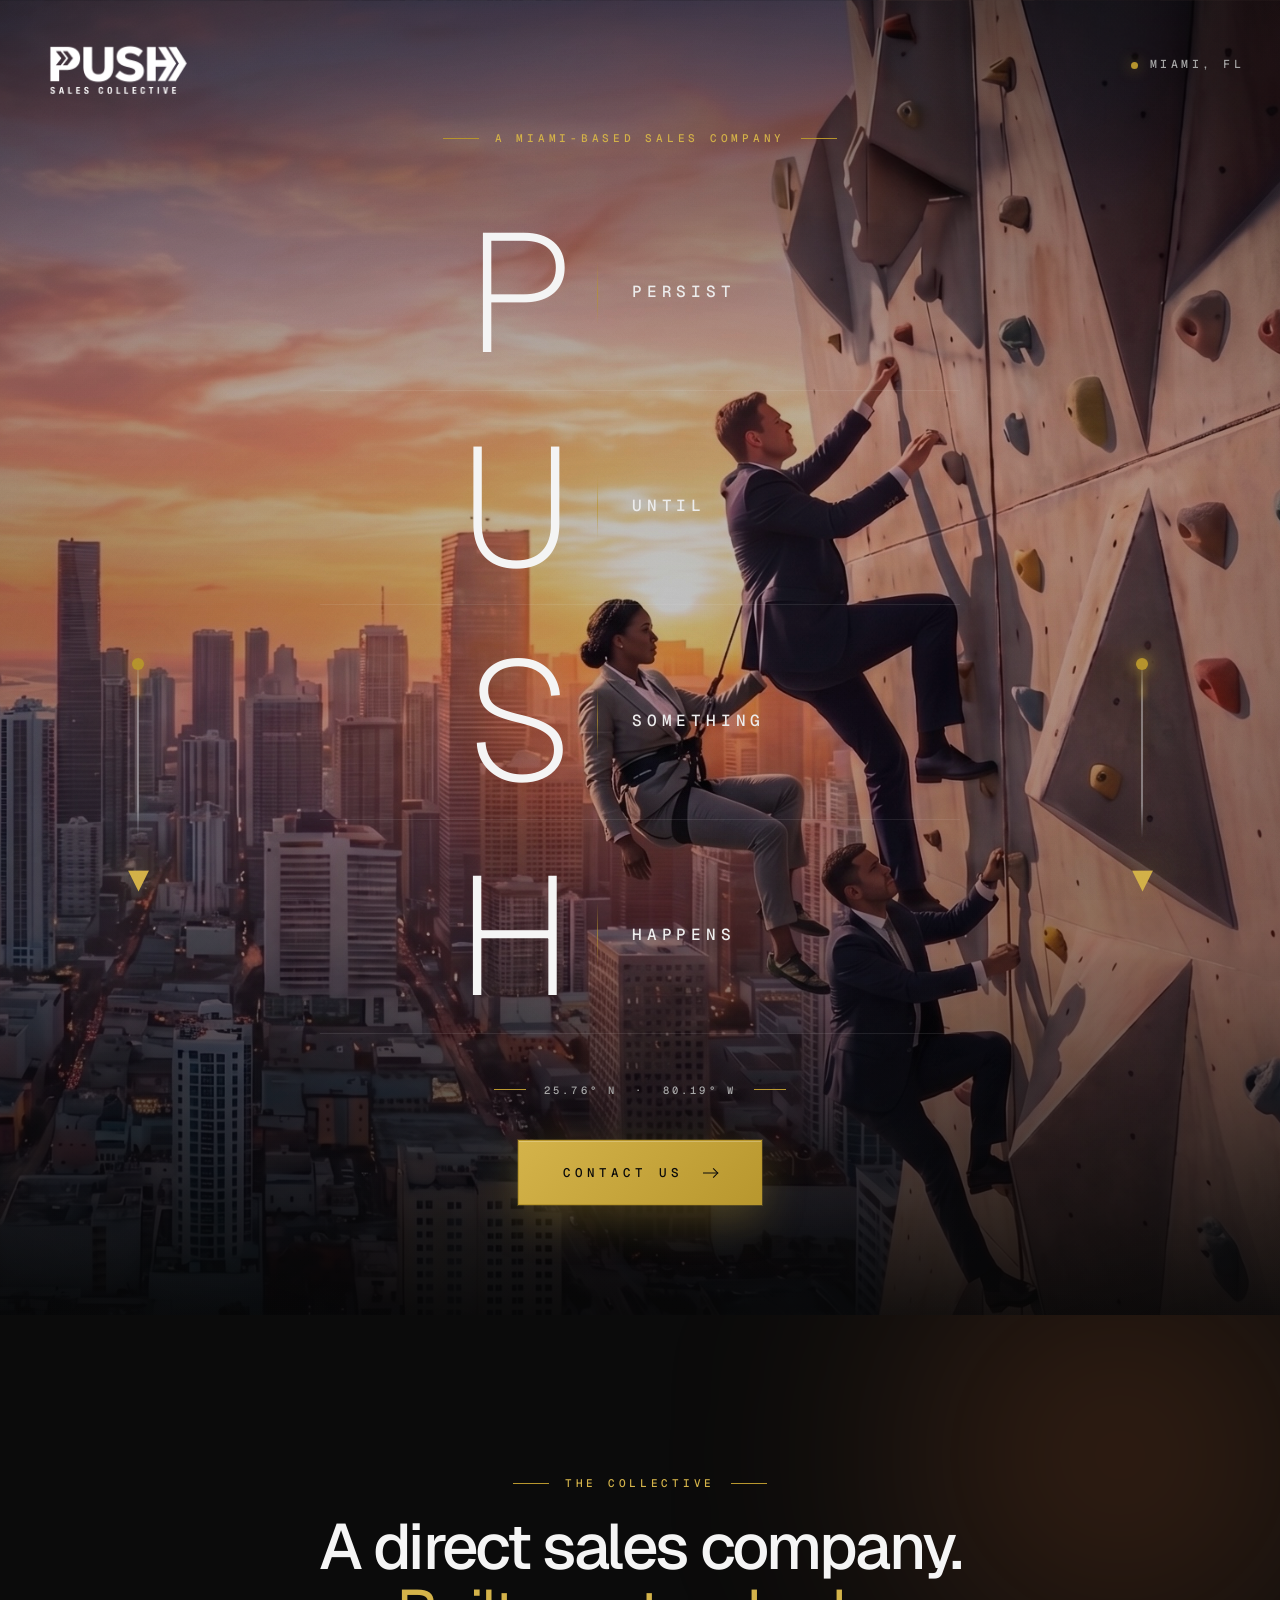
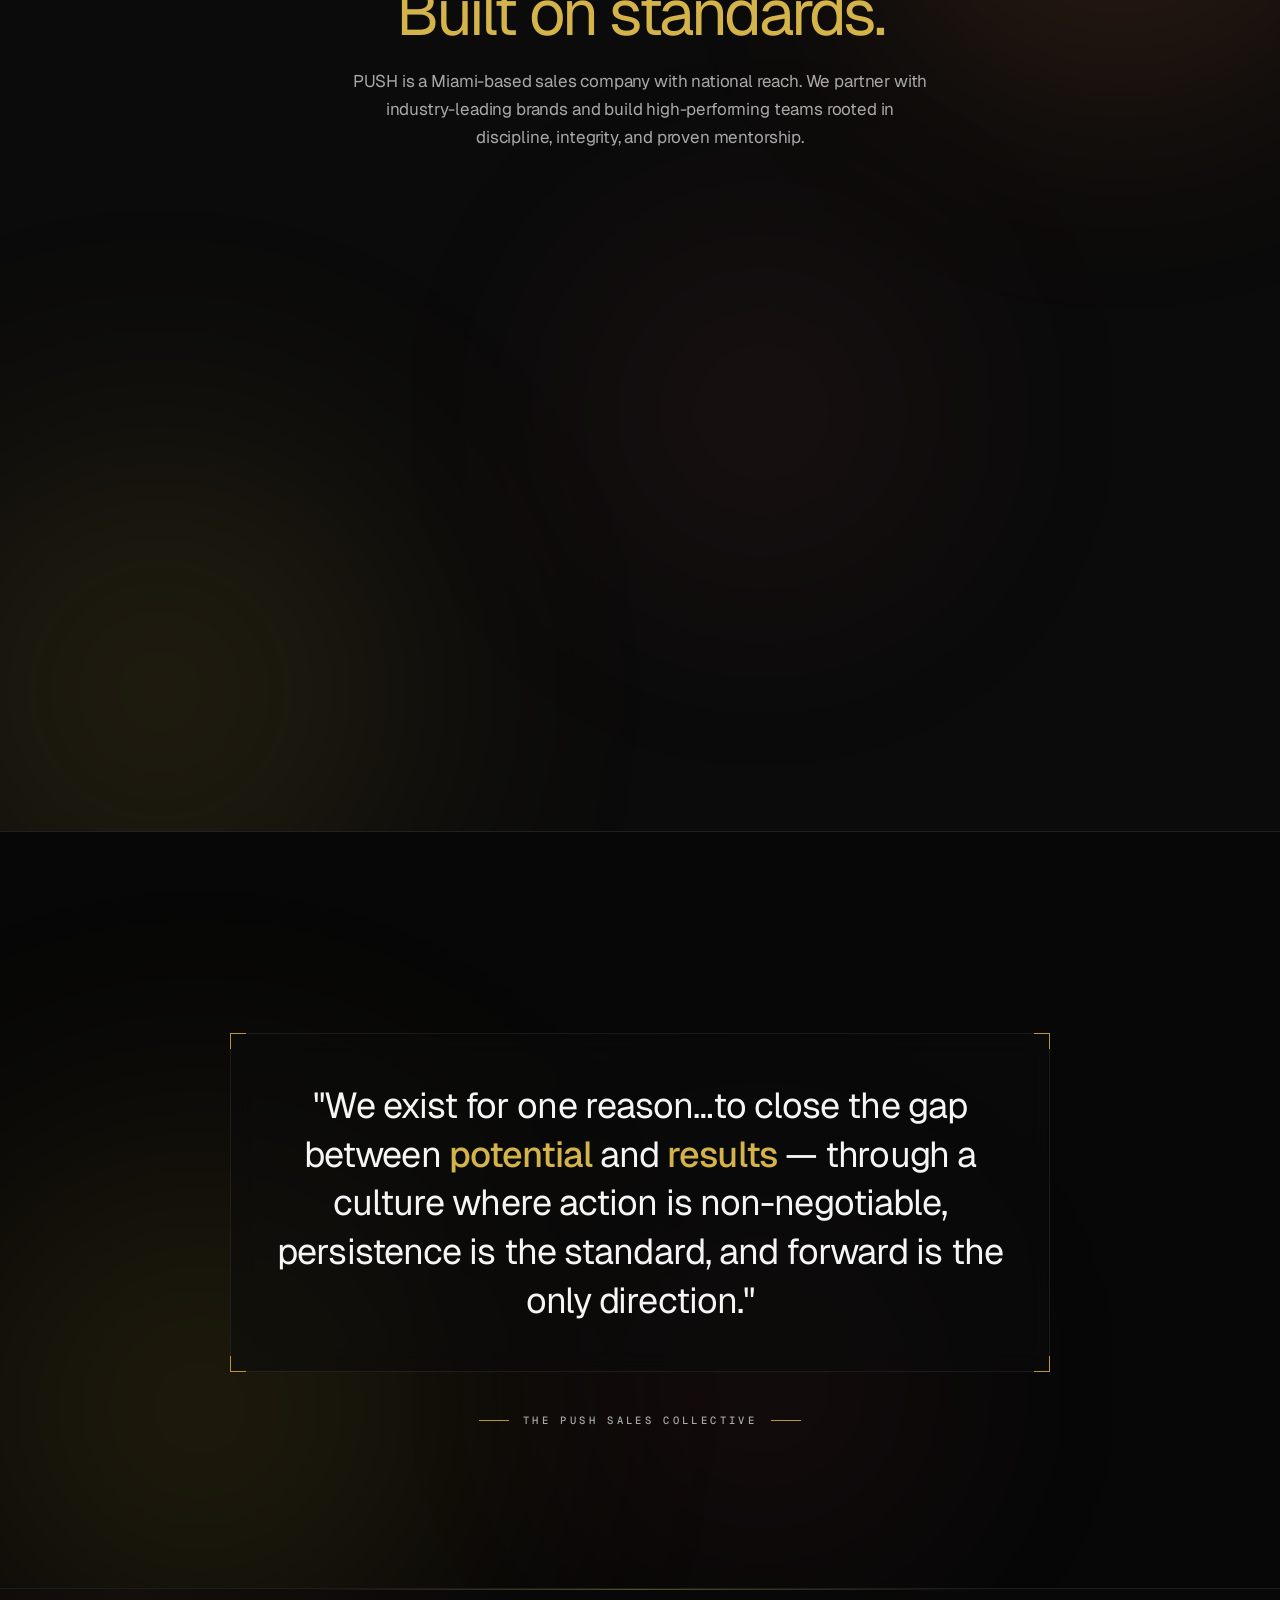
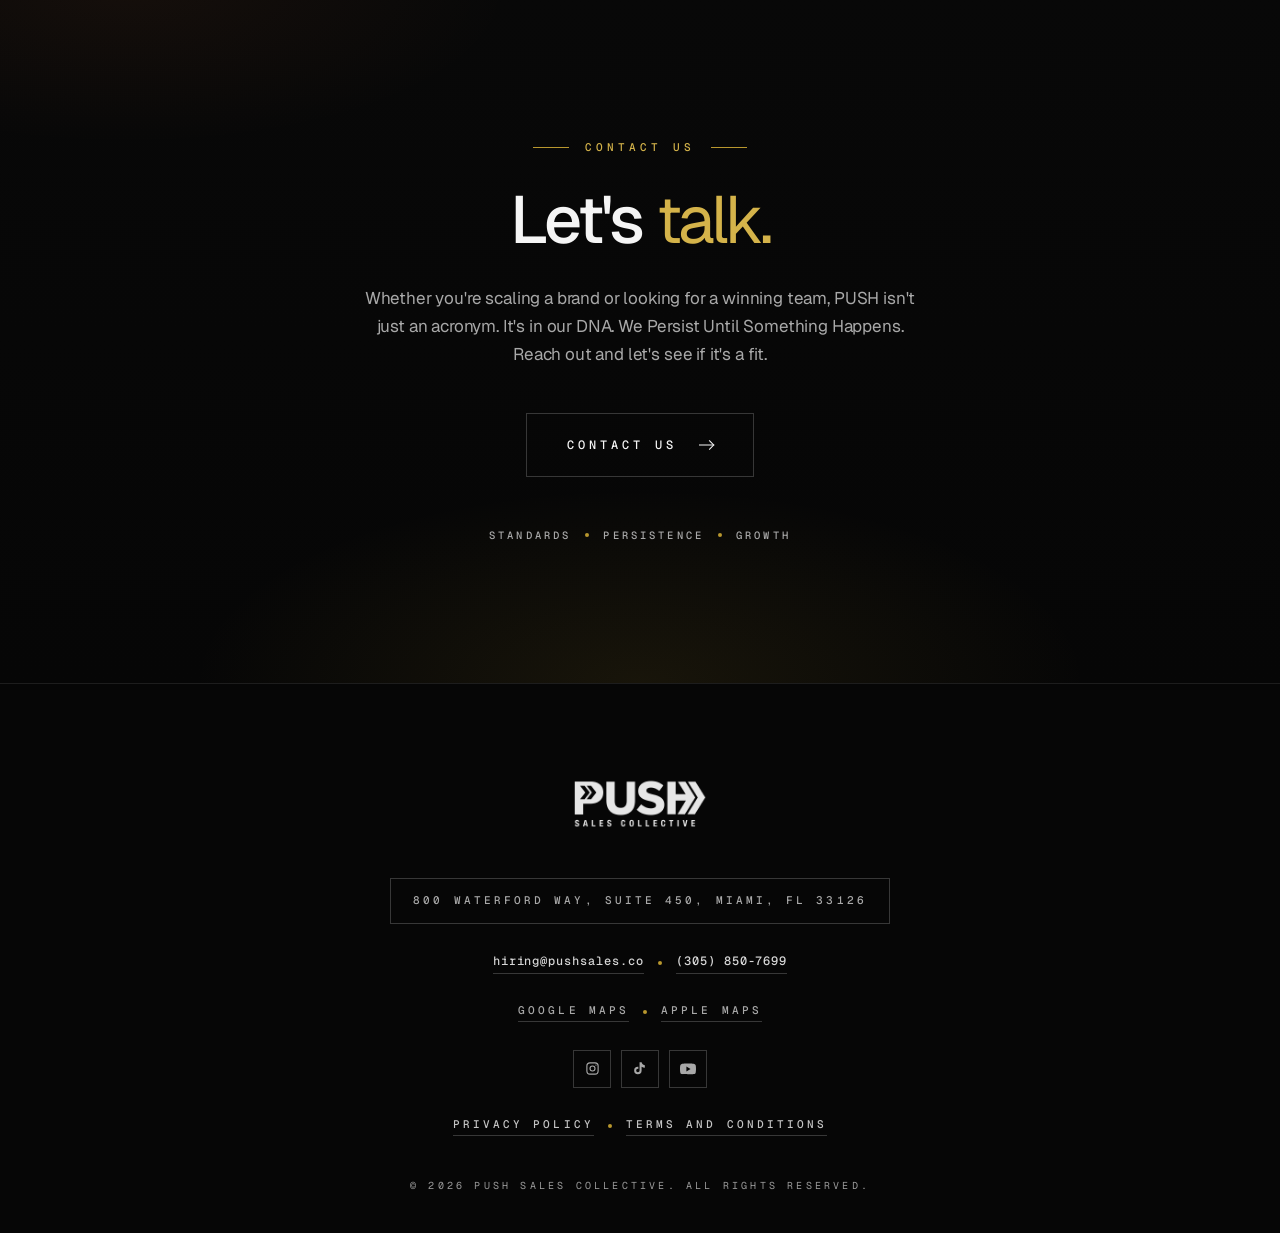
<file: index.html>
<!DOCTYPE html>
<html lang="en">
<head>
<meta charset="UTF-8" />
<meta name="viewport" content="width=device-width, initial-scale=1.0" />
<title>PUSH Sales Collective · Miami</title>
<meta name="description" content="PUSH Sales Collective. A Miami-based direct sales collective built on mentorship, discipline, and excellence. Persist until something happens." />
<link rel="icon" type="image/png" href="Assets/push-logo-square.png">
<link rel="apple-touch-icon" href="Assets/push-logo-square.png">
<meta property="og:type" content="website">
<meta property="og:url" content="https://pushsales.co/">
<meta property="og:title" content="PUSH Sales Collective">
<meta property="og:description" content="A Miami-based direct sales collective built on mentorship, discipline, and excellence.">
<meta property="og:image" content="https://pushsales.co/Assets/og-image.jpg?v=2">
<meta property="og:image:width" content="1200">
<meta property="og:image:height" content="630">
<meta name="twitter:card" content="summary_large_image">
<meta name="twitter:title" content="PUSH Sales Collective">
<meta name="twitter:description" content="A Miami-based direct sales collective built on mentorship, discipline, and excellence.">
<meta name="twitter:image" content="https://pushsales.co/Assets/og-image.jpg?v=2">

<link rel="preconnect" href="https://fonts.googleapis.com">
<link rel="preconnect" href="https://fonts.gstatic.com" crossorigin>
<link href="https://fonts.googleapis.com/css2?family=Geist:wght@300;400;500;600;700&family=Geist+Mono:wght@400;500&display=swap" rel="stylesheet">

<style>
  :root{
    --ink:#0b0b0b;
    --char:#141414;
    --panel:#111111;
    --panel-2:#0f0f0f;
    --line:rgba(229,229,229,.10);
    --line-2:rgba(229,229,229,.22);
    --plat:#ededed;
    --plat-2:#a8a8a8;
    --mute:#6e6e6e;
    --off:#f5f5f5;
    --gold:#b8972e;
    --gold-soft:#d4b34a;
    --sans: "Geist", -apple-system, BlinkMacSystemFont, "Helvetica Neue", Arial, sans-serif;
    --mono: "Geist Mono", ui-monospace, monospace;
    --maxw: 1160px;
    --ease: cubic-bezier(.2,.8,.2,1);
  }

  *{box-sizing:border-box;margin:0;padding:0;}
  html{scroll-behavior:smooth;-webkit-text-size-adjust:100%;}
  body{
    background:var(--ink);
    color:var(--plat);
    font-family:var(--sans);
    font-weight:400;
    line-height:1.55;
    letter-spacing:-.01em;
    overflow-x:hidden;
    -webkit-font-smoothing:antialiased;
    -moz-osx-font-smoothing:grayscale;
    text-rendering:optimizeLegibility;
  }
  ::selection{background:var(--gold);color:#000;}
  a{color:inherit;text-decoration:none;}
  button,input,select,textarea{font:inherit;color:inherit;}

  .wrap{max-width:var(--maxw); margin:0 auto; padding:0 36px;}
  @media (max-width:720px){.wrap{padding:0 22px;}}

  /* subtle grain */
  body::before{
    content:"";
    position:fixed; inset:0; pointer-events:none; z-index:200;
    opacity:.05; mix-blend-mode:overlay;
    background-image:url("data:image/svg+xml;utf8,<svg xmlns='http://www.w3.org/2000/svg' width='160' height='160'><filter id='n'><feTurbulence type='fractalNoise' baseFrequency='0.9' numOctaves='2' stitchTiles='stitch'/><feColorMatrix values='0 0 0 0 0 0 0 0 0 0 0 0 0 0 0 0 0 0 1 0'/></filter><rect width='100%' height='100%' filter='url(%23n)'/></svg>");
  }

  /* NAV */
  .nav{
    position:fixed; top:0; left:0; right:0; z-index:100;
    display:flex; align-items:center; justify-content:space-between;
    padding:18px 36px;
    background:rgba(11,11,11,0);
    transition:background .4s ease, border-color .4s ease, padding .4s ease;
    border-bottom:1px solid transparent;
    backdrop-filter:blur(0);
    -webkit-backdrop-filter:blur(0);
  }
  .nav.scrolled{
    background:rgba(11,11,11,.82);
    border-bottom-color:var(--line);
    backdrop-filter:blur(14px);
    -webkit-backdrop-filter:blur(14px);
    padding:14px 36px;
  }
  .nav-logo{
    display:flex; align-items:center; gap:14px;
  }
  .nav-logo img{
    height:92px; width:auto;
    filter:invert(1) brightness(1.1) contrast(1.05);
    transition:height .35s var(--ease);
  }
  .nav.scrolled .nav-logo img{height:74px;}
  .nav-right{
    display:flex; align-items:center; gap:28px;
    font-family:var(--mono);
    font-weight:500;
    font-size:11.5px;
    letter-spacing:.3em;
    text-transform:uppercase;
    color:var(--plat-2);
  }
  .nav-right .loc::before{
    content:""; width:7px;height:7px;border-radius:50%;background:var(--gold);
    display:inline-block; margin-right:12px; vertical-align:middle;
    box-shadow:0 0 14px rgba(184,151,46,.7);
    animation:pulse 2.4s ease-in-out infinite;
  }
  .nav-right .sep{
    width:1px; height:12px; background:var(--line-2);
  }
  .nav-right .tag{color:var(--gold-soft);}
  @keyframes pulse{
    0%,100%{box-shadow:0 0 10px rgba(184,151,46,.4);}
    50%{box-shadow:0 0 20px rgba(184,151,46,.9);}
  }
  @media (max-width:720px){
    .nav{padding:14px 22px;}
    .nav.scrolled{padding:12px 22px;}
    .nav-logo img{height:72px;}
    .nav.scrolled .nav-logo img{height:60px;}
    .nav-right{font-size:10px; gap:14px; letter-spacing:.22em;}
    .nav-right .sep{display:none;}
    .nav-right .tag{display:none;}
  }

  /* HERO */
  .hero{
    position:relative;
    min-height:100vh;
    min-height:100svh;
    display:flex; align-items:center; justify-content:center;
    overflow:hidden;
    background:#000;
  }
  .hero-img{
    position:absolute; inset:0;
    background-image:url("Assets/Gemini_Generated_Image_1ucu0s1ucu0s1ucu.jpg");
    background-size:cover;
    background-position:80% center;
    transform:scale(1.06);
    will-change:transform;
    animation:heroZoom 22s ease-out forwards;
  }
  @keyframes heroZoom{to{transform:scale(1);}}
  .hero-img::after{
    content:"";position:absolute;inset:0;
    background:
      radial-gradient(120% 80% at 50% 55%, rgba(6,6,6,.08) 0%, rgba(6,6,6,.32) 55%, rgba(6,6,6,.78) 100%),
      linear-gradient(180deg, rgba(6,6,6,.28) 0%, rgba(6,6,6,.06) 30%, rgba(6,6,6,.24) 72%, rgba(6,6,6,.90) 100%);
  }
  @media (max-width:720px){
    .hero-img{
      background-position:74% 55%;
      animation:heroZoomMobile 22s ease-out forwards;
    }
    @keyframes heroZoomMobile{from{transform:scale(1.12);} to{transform:scale(1.02);}}
    .hero-img::after{
      background:
        radial-gradient(140% 80% at 50% 50%, rgba(6,6,6,.18) 0%, rgba(6,6,6,.46) 55%, rgba(6,6,6,.86) 100%),
        linear-gradient(180deg, rgba(6,6,6,.38) 0%, rgba(6,6,6,.18) 35%, rgba(6,6,6,.44) 78%, rgba(6,6,6,.94) 100%);
    }
  }

  .hero-inner{
    position:relative; z-index:2;
    width:100%;
    max-width:980px;
    padding:130px 36px 110px;
    display:flex; flex-direction:column; align-items:center;
    gap:42px;
  }

  .eyebrow{
    font-family:var(--mono);
    font-size:11px;
    font-weight:500;
    letter-spacing:.34em;
    text-transform:uppercase;
    color:var(--gold-soft);
    display:inline-flex; align-items:center; gap:16px;
    opacity:0; transform:translateY(14px);
    animation:fadeUp .9s .1s var(--ease) forwards;
  }
  .eyebrow::before, .eyebrow::after{
    content:""; width:36px; height:1px; background:var(--gold);
    display:inline-block;
  }

  /* Vertical acronym */
  .acronym-vertical{
    position:relative;
    display:flex; flex-direction:column;
    width:100%;
    max-width:640px;
    gap:18px;
    margin:6px 0;
  }

  /* Mobile scroll cues flanking the acronym */
  .acr-cue{
    display:none;
    position:absolute;
    top:50%;
    transform:translateY(-50%);
    height:68%;
    width:16px;
    flex-direction:column; align-items:center;
    z-index:3;
    opacity:0;
    animation:fadeUp 1.2s 3.2s var(--ease) forwards;
    pointer-events:none;
  }
  .acr-cue.left{right:calc(100% + 14px);}
  .acr-cue.right{left:calc(100% + 14px);}
  .acr-cue .track{
    position:relative;
    width:2px;
    flex:1;
    background:linear-gradient(to bottom,
      transparent 0%,
      rgba(229,229,229,.45) 18%,
      rgba(229,229,229,.45) 82%,
      transparent 100%);
  }
  .acr-cue .track::before{
    content:"";
    position:absolute;
    top:0; left:-4px;
    width:10px; height:10px;
    border-radius:50%;
    background:var(--gold);
    box-shadow:
      0 0 12px rgba(184,151,46,1),
      0 0 24px rgba(184,151,46,.75),
      0 0 48px rgba(184,151,46,.35);
    animation:edgeTravel 2.6s cubic-bezier(.55,.05,.25,1) infinite;
  }
  .acr-cue .track::after{
    content:"";
    position:absolute;
    top:0; left:-1px;
    width:4px; height:32px;
    background:linear-gradient(to top, rgba(184,151,46,.55), transparent);
    filter:blur(3px);
    animation:edgeTravel 2.6s cubic-bezier(.55,.05,.25,1) infinite;
  }
  .acr-cue .chev{
    margin-top:10px;
    color:var(--gold-soft);
    font-size:28px;
    line-height:1;
    animation:chevBob 2.4s ease-in-out infinite;
    filter:drop-shadow(0 0 14px rgba(184,151,46,.85));
  }
  .acr-row{
    display:grid;
    grid-template-columns:1fr auto 1.35fr;
    align-items:center;
    gap:34px;
    padding:22px 0;
    border-bottom:1px solid rgba(229,229,229,.10);
  }
  .acr-row:last-child{border-bottom:none;}

  .acr-letter{
    position:relative;
    font-weight:200;
    font-size:clamp(96px, 14vw, 168px);
    line-height:.9;
    color:var(--off);
    letter-spacing:-.06em;
    text-align:right;
    clip-path:inset(-15% -15% 100% -15%);
    opacity:0;
    transition:color .5s ease;
  }
  .acr-row.in .acr-letter{
    animation:letterUnveil 1.15s var(--ease) forwards;
  }
  @keyframes letterUnveil{
    0%{clip-path:inset(-15% -15% 100% -15%); opacity:0;}
    30%{opacity:1;}
    100%{clip-path:inset(-15% -15% -15% -15%); opacity:1;}
  }

  .acr-divider{
    width:1px;
    height:64px;
    background:linear-gradient(to bottom, transparent, var(--gold) 50%, transparent);
    opacity:0;
    transition:opacity .6s ease;
  }
  .acr-row.in .acr-divider{opacity:.7; transition-delay:.5s;}

  .acr-word{
    font-family:var(--mono);
    font-weight:500;
    font-size:clamp(13px, 1.25vw, 16px);
    letter-spacing:.3em;
    text-transform:uppercase;
    color:var(--plat);
    opacity:0;
    transform:translateX(-10px);
    transition:opacity .7s var(--ease), transform .7s var(--ease);
  }
  .acr-row.in .acr-word{
    opacity:1;
    transform:none;
    transition-delay:.55s;
  }

  .acr-row:nth-child(1).in .acr-letter{animation-delay:0s;}
  .acr-row:nth-child(2).in .acr-letter{animation-delay:.65s;}
  .acr-row:nth-child(3).in .acr-letter{animation-delay:1.3s;}
  .acr-row:nth-child(4).in .acr-letter{animation-delay:1.95s;}

  .acr-row:nth-child(1).in .acr-divider,
  .acr-row:nth-child(1).in .acr-word{transition-delay:.55s;}
  .acr-row:nth-child(2).in .acr-divider,
  .acr-row:nth-child(2).in .acr-word{transition-delay:1.2s;}
  .acr-row:nth-child(3).in .acr-divider,
  .acr-row:nth-child(3).in .acr-word{transition-delay:1.85s;}
  .acr-row:nth-child(4).in .acr-divider,
  .acr-row:nth-child(4).in .acr-word{transition-delay:2.5s;}

  .hero-foot{
    display:flex; align-items:center; gap:18px;
    font-family:var(--mono);
    font-size:10.5px;
    font-weight:500;
    letter-spacing:.3em;
    text-transform:uppercase;
    color:var(--plat-2);
    opacity:0;
    animation:fadeUp 1s 3.1s var(--ease) forwards;
  }
  .hero-foot .fline{width:32px; height:1px; background:var(--gold);}

  @media (max-width:720px){
    .hero-inner{padding:120px 22px 90px; gap:30px;}
    .acronym-vertical{max-width:260px; gap:10px;}
    .acr-row{gap:20px; padding:14px 0; grid-template-columns:auto auto 1fr;}
    .acr-letter{text-align:center; width:1em;}
    .acr-divider{height:46px;}
    .acr-cue{
      width:14px;
      top:14%;
      transform:none;
      height:54%;
    }
    .acr-cue.left{right:calc(100% + 10px);}
    .acr-cue.right{left:calc(100% + 10px);}
    .acr-cue .chev{font-size:24px;}
    .eyebrow{
      font-size:9.5px;
      letter-spacing:.24em;
      gap:10px;
      flex-wrap:nowrap;
      white-space:nowrap;
      justify-content:center;
      text-align:center;
    }
    .eyebrow::before, .eyebrow::after{width:18px; flex-shrink:0;}
    .hero-foot{font-size:9px; letter-spacing:.24em; gap:12px;}
    .hero-foot .fline{width:22px;}
  }

  @keyframes fadeUp{
    from{opacity:0;transform:translateY(20px);}
    to{opacity:1;transform:none;}
  }

  /* Hero scroll cues — inset from edge, prominent */
  .edge-cue{
    position:absolute;
    top:50%;
    transform:translateY(-25%);
    width:20px;
    height:240px;
    z-index:3;
    opacity:0;
    display:flex; flex-direction:column; align-items:center;
    animation:fadeUp 1.2s 3.4s var(--ease) forwards;
    pointer-events:none;
  }
  .edge-cue.left{left:clamp(40px, 10%, 220px);}
  .edge-cue.right{right:clamp(40px, 10%, 220px);}
  .edge-cue .track{
    position:relative;
    width:2px;
    flex:1;
    background:linear-gradient(to bottom,
      transparent 0%,
      rgba(229,229,229,.45) 18%,
      rgba(229,229,229,.45) 82%,
      transparent 100%);
    box-shadow:0 0 8px rgba(184,151,46,.15);
  }
  .edge-cue .track::before{
    content:"";
    position:absolute;
    top:0; left:-5px;
    width:12px; height:12px;
    border-radius:50%;
    background:var(--gold);
    box-shadow:
      0 0 14px rgba(184,151,46,1),
      0 0 32px rgba(184,151,46,.85),
      0 0 64px rgba(184,151,46,.45);
    animation:edgeTravel 2.6s cubic-bezier(.55,.05,.25,1) infinite;
  }
  .edge-cue .track::after{
    content:"";
    position:absolute;
    top:0; left:-1.5px;
    width:5px; height:40px;
    background:linear-gradient(to top, rgba(184,151,46,.55), transparent);
    filter:blur(3px);
    animation:edgeTravel 2.6s cubic-bezier(.55,.05,.25,1) infinite;
  }
  @keyframes edgeTravel{
    0%{top:0; opacity:0;}
    10%{opacity:1;}
    85%{opacity:1;}
    100%{top:calc(100% - 4px); opacity:0;}
  }
  .edge-cue .chev{
    margin-top:18px;
    color:var(--gold-soft);
    font-size:42px;
    line-height:1;
    animation:chevBob 2.4s ease-in-out infinite;
    filter:drop-shadow(0 0 18px rgba(184,151,46,.9));
  }
  @keyframes chevBob{
    0%,100%{transform:translateY(0); opacity:.85;}
    50%{transform:translateY(10px); opacity:1;}
  }

  @media (max-width:820px){
    .edge-cue{display:none;}
    .acr-cue{display:flex;}
  }

  /* SECTION BASE */
  section{position:relative;}
  .section-head{
    text-align:center;
    display:flex; flex-direction:column; align-items:center; gap:22px;
    max-width:760px;
    margin:0 auto;
  }
  .section-head h2{
    font-weight:500;
    font-size:clamp(38px, 5vw, 64px);
    line-height:1.02;
    letter-spacing:-.045em;
    color:var(--off);
  }
  .section-head h2 .accent{color:var(--gold-soft); font-weight:400;}
  .section-head p{
    font-size:17px;
    color:var(--plat-2);
    max-width:580px;
    line-height:1.65;
  }

  /* Ambient glow atmosphere */
  .atmos{
    position:absolute; inset:0;
    overflow:hidden;
    pointer-events:none;
    z-index:0;
  }
  .atmos .orb{
    position:absolute;
    border-radius:50%;
    filter:blur(120px);
    opacity:.5;
    will-change:transform;
  }
  .atmos .orb.sunset{
    width:640px; height:640px;
    background:radial-gradient(circle, rgba(233,121,58,.55), transparent 68%);
    top:-180px; right:-160px;
    animation:drift1 22s ease-in-out infinite alternate;
  }
  .atmos .orb.gold{
    width:720px; height:720px;
    background:radial-gradient(circle, rgba(184,151,46,.38), transparent 70%);
    bottom:-220px; left:-200px;
    animation:drift2 26s ease-in-out infinite alternate;
  }
  .atmos .orb.coral{
    width:500px; height:500px;
    background:radial-gradient(circle, rgba(255,110,120,.22), transparent 70%);
    top:40%; left:40%;
    animation:drift3 30s ease-in-out infinite alternate;
  }
  @keyframes drift1{from{transform:translate(0,0);} to{transform:translate(-80px, 120px);}}
  @keyframes drift2{from{transform:translate(0,0);} to{transform:translate(120px, -90px);}}
  @keyframes drift3{from{transform:translate(-40px,-30px);} to{transform:translate(80px, 60px);}}

  /* ABOUT / THE COLLECTIVE */
  .about{
    padding:160px 0 140px;
    border-bottom:1px solid var(--line);
    position:relative;
    overflow:hidden;
  }
  .about .wrap{position:relative; z-index:2;}
  .tenets{
    display:grid;
    grid-template-columns:repeat(3, 1fr);
    gap:24px;
    margin-top:100px;
    position:relative;
  }
  .tenet{
    position:relative;
    background:linear-gradient(180deg, #111111 0%, #0c0c0c 100%);
    border:1px solid var(--line);
    padding:42px 32px 36px;
    display:flex; flex-direction:column;
    min-height:440px;
    transition:border-color 1s ease, transform 1.1s var(--ease), background 1s ease;
    overflow:hidden;
    isolation:isolate;
  }
  .tenet .bg-num{
    position:absolute;
    right:-24px; bottom:-60px;
    font-family:var(--sans);
    font-weight:200;
    font-size:280px;
    line-height:1;
    color:var(--off);
    opacity:.03;
    letter-spacing:-.06em;
    pointer-events:none;
    transition:opacity 1.2s ease, transform 1.4s var(--ease), color 1s ease;
    z-index:0;
  }
  .tenet:hover .bg-num{
    opacity:.08;
    color:var(--gold-soft);
    transform:translateY(-8px) rotate(-2deg);
  }
  .tenet .bracket{
    position:absolute; top:-1px; right:-1px;
    width:22px; height:22px;
    border-top:1px solid var(--gold);
    border-right:1px solid var(--gold);
    transition:width 1s var(--ease), height 1s var(--ease);
  }
  .tenet:hover .bracket{width:44px; height:44px;}
  .tenet::after{
    content:""; position:absolute; top:0; left:32px;
    width:1px; height:0;
    background:linear-gradient(to bottom, var(--gold), transparent);
    transition:height 1.2s var(--ease);
  }
  .tenet:hover::after{height:120px;}
  .tenet:hover{
    border-color:rgba(184,151,46,.4);
    transform:translateY(-6px);
    background:linear-gradient(180deg, #141414 0%, #0e0e0e 100%);
  }

  .tenet-top{
    display:flex; align-items:center; justify-content:space-between;
    margin-bottom:48px;
    position:relative; z-index:1;
  }
  .tenet-top .idx{
    font-family:var(--mono);
    font-size:10.5px;
    font-weight:500;
    letter-spacing:.32em;
    color:var(--gold-soft);
    text-transform:uppercase;
  }
  .tenet-top .tag{
    font-family:var(--mono);
    font-size:10px;
    font-weight:500;
    letter-spacing:.28em;
    color:var(--plat-2);
    text-transform:uppercase;
    padding:6px 12px;
    border:1px solid var(--line-2);
  }

  .tenet h3{
    position:relative; z-index:1;
    font-weight:500;
    font-size:28px;
    letter-spacing:-.028em;
    color:var(--off);
    line-height:1.12;
    margin-bottom:20px;
    max-width:14ch;
  }
  .tenet h3 .accent{color:var(--gold-soft); font-weight:400;}
  .tenet p{
    position:relative; z-index:1;
    font-size:15px;
    line-height:1.7;
    color:var(--plat-2);
    letter-spacing:-.003em;
  }
  .tenet-foot{
    margin-top:auto;
    padding-top:28px;
    display:flex; align-items:center; gap:14px;
    position:relative; z-index:1;
  }
  .tenet-foot .fline{flex:1; height:1px; background:var(--line);}
  .tenet-foot .fmeta{
    font-family:var(--mono);
    font-size:10px;
    font-weight:500;
    letter-spacing:.3em;
    color:var(--plat-2);
    text-transform:uppercase;
  }
  .tenet:hover .tenet-foot .fline{background:linear-gradient(to right, var(--gold), transparent);}

  @media (max-width:820px){
    .about{padding:100px 0 90px;}
    .tenets{grid-template-columns:1fr; gap:16px; margin-top:60px;}
    .tenet{padding:32px 26px; min-height:auto;}
    .tenet .bg-num{font-size:200px; right:-16px; bottom:-40px;}
    .tenet h3{font-size:24px;}
  }

  /* STANDARDS STRIP — numeric callouts */
  .standards{
    padding:100px 0;
    border-bottom:1px solid var(--line);
    background:
      linear-gradient(180deg, #0a0a0a 0%, #080808 100%);
    position:relative;
    overflow:hidden;
  }
  .standards::before{
    content:""; position:absolute; inset:0;
    background:
      radial-gradient(60% 40% at 50% 0%, rgba(184,151,46,.10), transparent 60%),
      radial-gradient(50% 30% at 0% 100%, rgba(233,121,58,.07), transparent 70%);
    pointer-events:none;
  }
  .standards .wrap{position:relative; z-index:1;}
  .stand-lead{
    display:flex; align-items:center; gap:18px;
    margin-bottom:54px;
    font-family:var(--mono);
    font-size:11px;
    font-weight:500;
    letter-spacing:.3em;
    text-transform:uppercase;
    color:var(--gold-soft);
  }
  .stand-lead .sl-line{flex:1; height:1px; background:linear-gradient(to right, var(--gold), transparent);}
  .stand-lead .sl-tag{color:var(--plat-2);}

  .stand-grid{
    display:grid;
    grid-template-columns:repeat(4, 1fr);
    gap:0;
    border:1px solid var(--line);
    border-left:none;
    border-right:none;
  }
  .stand-cell{
    padding:44px 28px 40px;
    display:flex; flex-direction:column; gap:14px;
    border-right:1px solid var(--line);
    position:relative;
    transition:background .6s var(--ease);
  }
  .stand-cell:last-child{border-right:none;}
  .stand-cell:hover{background:rgba(184,151,46,.04);}
  .stand-cell::before{
    content:""; position:absolute;
    top:0; left:0; width:0; height:1px;
    background:var(--gold);
    transition:width .8s var(--ease);
  }
  .stand-cell:hover::before{width:100%;}

  .stand-cell .sc-label{
    font-family:var(--mono);
    font-size:10px;
    font-weight:500;
    letter-spacing:.3em;
    text-transform:uppercase;
    color:var(--plat-2);
  }
  .stand-cell .sc-num{
    font-weight:200;
    font-size:clamp(48px, 6.5vw, 80px);
    line-height:1;
    letter-spacing:-.05em;
    color:var(--off);
    display:flex; align-items:baseline; gap:6px;
  }
  .stand-cell .sc-num .unit{
    font-size:.38em;
    font-family:var(--mono);
    font-weight:500;
    letter-spacing:.1em;
    color:var(--gold-soft);
  }
  .stand-cell .sc-sub{
    font-size:13.5px;
    line-height:1.55;
    color:var(--plat);
    letter-spacing:-.005em;
    max-width:22ch;
  }
  .stand-cell .sc-icon{
    position:absolute;
    top:32px; right:24px;
    width:18px; height:18px;
    color:var(--gold-soft);
    opacity:.55;
  }

  @media (max-width:820px){
    .standards{padding:70px 0 60px;}
    .stand-lead{
      flex-direction:column;
      align-items:center;
      gap:14px;
      text-align:center;
      margin-bottom:44px;
    }
    .stand-lead .sl-line{display:none;}
    .stand-lead .sl-head{
      font-size:clamp(28px, 7vw, 38px);
      font-family:var(--sans);
      font-weight:500;
      letter-spacing:-.035em;
      text-transform:none;
      color:var(--off);
      line-height:1.05;
    }
    .stand-lead .sl-tag{
      font-size:10.5px;
      letter-spacing:.3em;
    }
    .stand-grid{grid-template-columns:repeat(2, 1fr);}
    .stand-cell{padding:32px 22px 28px; border-bottom:1px solid var(--line);}
    .stand-cell:nth-child(2){border-right:none;}
    .stand-cell:nth-child(3),
    .stand-cell:nth-child(4){border-bottom:none;}
  }
  @media (max-width:520px){
    .stand-grid{grid-template-columns:1fr;}
    .stand-cell{border-right:none;}
    .stand-cell:nth-child(3){border-bottom:1px solid var(--line);}
  }

  /* CORE VALUES */
  .values{
    padding:160px 0 150px;
    position:relative;
    overflow:hidden;
    border-bottom:1px solid var(--line);
    background:linear-gradient(180deg, #0b0b0b 0%, #0a0a0a 100%);
  }
  .values::before{
    content:""; position:absolute;
    top:0; left:50%; transform:translateX(-50%);
    width:80%; max-width:700px; height:1px;
    background:linear-gradient(to right, transparent, var(--gold-soft) 50%, transparent);
    opacity:.5;
  }
  .values .wrap{position:relative; z-index:2;}

  .val-grid{
    display:grid;
    grid-template-columns:repeat(3, 1fr);
    gap:20px;
    margin-top:90px;
  }
  .val-card{
    position:relative;
    background:linear-gradient(180deg, #111111 0%, #0c0c0c 100%);
    border:1px solid var(--line);
    padding:40px 32px 36px;
    display:flex; flex-direction:column; gap:20px;
    min-height:340px;
    transition:border-color .7s ease, transform .9s var(--ease), background .7s ease;
    overflow:hidden;
    isolation:isolate;
  }
  .val-card::before{
    content:""; position:absolute; left:0; top:0;
    width:2px; height:0;
    background:linear-gradient(to bottom, var(--gold), var(--gold-soft));
    transition:height 1s var(--ease);
  }
  .val-card:hover::before{height:100%;}
  .val-card::after{
    content:""; position:absolute;
    top:-40px; right:-40px;
    width:140px; height:140px;
    background:radial-gradient(circle, rgba(184,151,46,.14), transparent 70%);
    opacity:0;
    transition:opacity .8s ease;
    pointer-events:none;
  }
  .val-card:hover::after{opacity:1;}
  .val-card:hover{
    border-color:rgba(184,151,46,.35);
    transform:translateY(-5px);
    background:linear-gradient(180deg, #141414 0%, #0e0e0e 100%);
  }

  .val-head{
    display:flex; align-items:center; justify-content:space-between;
    padding-bottom:18px;
    border-bottom:1px solid var(--line);
  }
  .val-icon{
    width:44px; height:44px;
    display:flex; align-items:center; justify-content:center;
    border:1px solid var(--line-2);
    color:var(--gold-soft);
    transition:border-color .5s ease, background .5s ease;
  }
  .val-card:hover .val-icon{
    border-color:var(--gold);
    background:rgba(184,151,46,.08);
  }
  .val-idx{
    font-family:var(--mono);
    font-size:10.5px;
    font-weight:500;
    letter-spacing:.3em;
    color:var(--plat-2);
    text-transform:uppercase;
  }
  .val-card h3{
    font-weight:500;
    font-size:24px;
    letter-spacing:-.025em;
    color:var(--off);
    line-height:1.15;
  }
  .val-card p{
    font-size:14.5px;
    line-height:1.7;
    color:var(--plat-2);
    letter-spacing:-.003em;
  }
  .val-card .val-foot{
    margin-top:auto;
    padding-top:18px;
    display:flex; align-items:center; gap:10px;
    font-family:var(--mono);
    font-size:9.5px;
    letter-spacing:.3em;
    text-transform:uppercase;
    color:var(--plat-2);
    font-weight:500;
  }
  .val-card .val-foot::before{
    content:""; width:22px; height:1px;
    background:var(--gold);
    transition:width .7s var(--ease);
  }
  .val-card:hover .val-foot::before{width:44px;}

  @media (max-width:980px){
    .val-grid{grid-template-columns:repeat(2, 1fr);}
  }
  @media (max-width:640px){
    .values{padding:100px 0 90px;}
    .val-grid{grid-template-columns:1fr; gap:14px; margin-top:60px;}
    .val-card{padding:30px 24px 28px; min-height:auto;}
    .val-card h3{font-size:22px;}
  }

  /* MISSION */
  .mission{
    padding:150px 0 160px;
    position:relative;
    overflow:hidden;
    background:#070707;
  }
  .mission .atmos .orb.gold{width:800px; height:800px;}
  .mission .wrap{position:relative; z-index:2;}
  .mission-inner{
    max-width:820px;
    margin:0 auto;
    display:flex; flex-direction:column; align-items:center; gap:34px;
    text-align:center;
  }
  .mission-eyebrow{
    font-family:var(--mono);
    font-size:11px;
    font-weight:500;
    letter-spacing:.4em;
    text-transform:uppercase;
    color:var(--gold-soft);
    display:inline-flex; align-items:center; gap:16px;
  }
  .mission-eyebrow::before, .mission-eyebrow::after{
    content:""; width:40px; height:1px; background:var(--gold);
  }
  .mission-quote{
    font-weight:400;
    font-size:clamp(24px, 3vw, 36px);
    line-height:1.35;
    letter-spacing:-.025em;
    color:var(--off);
    max-width:820px;
  }
  .mission-quote .kw{color:var(--gold-soft); font-weight:500;}
  .mission-attr{
    display:flex; align-items:center; gap:14px;
    font-family:var(--mono);
    font-size:10.5px;
    font-weight:500;
    letter-spacing:.32em;
    text-transform:uppercase;
    color:var(--plat-2);
    margin-top:6px;
  }
  .mission-attr::before, .mission-attr::after{
    content:""; width:30px; height:1px; background:var(--gold);
  }

  .mission-frame{
    position:relative;
    padding:48px 42px 46px;
    background:rgba(12,12,12,.55);
    backdrop-filter:blur(12px);
    -webkit-backdrop-filter:blur(12px);
    border:1px solid rgba(229,229,229,.08);
    width:100%;
    max-width:820px;
  }
  .mission-frame .mc{position:absolute; width:16px; height:16px; border:1px solid var(--gold);}
  .mission-frame .mc-tl{top:-1px; left:-1px; border-right:none; border-bottom:none;}
  .mission-frame .mc-tr{top:-1px; right:-1px; border-left:none; border-bottom:none;}
  .mission-frame .mc-bl{bottom:-1px; left:-1px; border-right:none; border-top:none;}
  .mission-frame .mc-br{bottom:-1px; right:-1px; border-left:none; border-top:none;}

  @media (max-width:720px){
    .mission{padding:100px 0 110px;}
    .mission-frame{padding:34px 26px 32px;}
  }

  /* FOOTER */
  footer{
    border-top:1px solid var(--line);
    background:#060606;
    padding:70px 0 40px;
  }
  .foot-inner{
    display:flex; flex-direction:column; align-items:center; gap:28px;
    text-align:center;
  }
  .foot-logo img{
    height:88px; width:auto;
    filter:invert(1) brightness(1.1);
    opacity:.9;
  }
  @media (max-width:720px){
    .foot-logo img{height:72px;}
  }
  .foot-addr{
    border:1px solid var(--line-2);
    padding:12px 22px;
    font-family:var(--mono);
    font-size:11px;
    font-weight:500;
    letter-spacing:.28em;
    text-transform:uppercase;
    color:var(--plat-2);
    text-align:center;
    line-height:1.8;
  }
  .foot-maps{
    display:flex; align-items:center; gap:14px;
    font-family:var(--mono);
    font-size:11px;
    font-weight:500;
    letter-spacing:.28em;
    text-transform:uppercase;
    color:var(--plat-2);
  }
  .foot-maps a{
    color:var(--plat-2);
    transition:color .25s ease, border-color .25s ease;
    border-bottom:1px solid var(--line-2);
    padding-bottom:2px;
  }
  .foot-maps a:hover{color:var(--gold-soft); border-bottom-color:var(--gold);}
  .foot-maps .dot{width:4px; height:4px; border-radius:50%; background:var(--gold);}
  .foot-contact{
    display:flex; align-items:center; justify-content:center; flex-wrap:wrap; gap:10px 14px;
    font-family:var(--mono); font-size:12px; font-weight:500; letter-spacing:.08em; color:#d6d6d6;
  }
  .foot-contact a{color:#d6d6d6; border-bottom:1px solid var(--line-2); padding-bottom:2px; transition:color .25s ease, border-color .25s ease;}
  .foot-contact a:hover{color:var(--gold-soft); border-bottom-color:var(--gold);}
  .foot-legal{
    display:flex; align-items:center; justify-content:center; flex-wrap:wrap; gap:10px 14px;
    font-family:var(--mono); font-size:11px; font-weight:500;
    letter-spacing:.28em; text-transform:uppercase;
  }
  .foot-legal a{color:#c4c4c4; border-bottom:1px solid var(--line-2); padding-bottom:2px; transition:color .25s ease, border-color .25s ease;}
  .foot-legal a:hover{color:var(--gold-soft); border-bottom-color:var(--gold);}
  .foot-contact .dot,.foot-legal .dot{width:4px; height:4px; border-radius:50%; background:var(--gold);}
  @media (max-width:720px){
    .foot-addr{letter-spacing:.18em; padding:12px 16px;}
    .foot-legal{letter-spacing:.18em;}
  }
  .foot-socials{display:flex; gap:10px;}
  .li{
    display:inline-flex; align-items:center; justify-content:center;
    width:38px; height:38px;
    border:1px solid var(--line-2);
    transition:border-color .25s ease, color .25s ease, background .25s ease;
    color:var(--plat-2);
  }
  .li:hover{border-color:var(--gold); color:var(--gold-soft); background:rgba(184,151,46,.08);}
  .copy{
    margin-top:14px;
    font-family:var(--mono);
    font-size:10px;
    font-weight:400;
    letter-spacing:.32em;
    text-transform:uppercase;
    color:#9a9a9a;
  }

  /* CTA BUTTONS */
  .cta-btn{
    position:relative;
    display:inline-flex; align-items:center; gap:16px;
    padding:18px 30px;
    border:1px solid var(--line-2);
    color:var(--off);
    font-family:var(--mono);
    font-size:11px;
    font-weight:500;
    letter-spacing:.3em;
    text-transform:uppercase;
    background:transparent;
    cursor:pointer;
    overflow:hidden;
    isolation:isolate;
    transition:color .5s var(--ease), border-color .5s var(--ease), transform .5s var(--ease);
  }
  .cta-btn::before{
    content:"";
    position:absolute; inset:0;
    background:linear-gradient(135deg, var(--gold) 0%, var(--gold-soft) 100%);
    transform:translateX(-101%);
    transition:transform .55s var(--ease);
    z-index:-1;
  }
  .cta-btn:hover::before{transform:translateX(0);}
  .cta-btn:hover{
    color:#0a0a0a;
    border-color:var(--gold);
    transform:translateY(-2px);
  }
  .cta-btn .arrow{
    width:14px; height:10px;
    position:relative;
    display:inline-block;
    transition:transform .5s var(--ease);
  }
  .cta-btn .arrow::before{
    content:""; position:absolute;
    left:0; top:50%; transform:translateY(-50%);
    width:100%; height:1px;
    background:currentColor;
  }
  .cta-btn .arrow::after{
    content:""; position:absolute;
    right:0; top:50%;
    width:6px; height:6px;
    border-top:1px solid currentColor;
    border-right:1px solid currentColor;
    transform:translateY(-50%) rotate(45deg);
  }
  .cta-btn:hover .arrow{transform:translateX(6px);}

  .cta-btn.lg{
    padding:22px 40px;
    font-size:12px;
    letter-spacing:.34em;
    gap:22px;
  }

  /* HERO CTA — filled, prominent */
  .hero-cta{
    opacity:0;
    animation:ctaIn 1s 3.3s var(--ease) forwards;
    padding:22px 44px;
    font-size:12.5px;
    letter-spacing:.32em;
    gap:20px;
    background:linear-gradient(135deg, var(--gold-soft) 0%, var(--gold) 100%);
    border-color:var(--gold);
    color:#0a0a0a;
    box-shadow:
      0 14px 44px rgba(184,151,46,.32),
      0 0 0 1px rgba(184,151,46,.25),
      inset 0 1px 0 rgba(255,255,255,.25);
  }
  .hero-cta::before{
    background:#0a0a0a;
    transform:translateX(101%);
  }
  .hero-cta:hover::before{transform:translateX(0);}
  .hero-cta:hover{
    color:var(--off);
    border-color:var(--gold);
    transform:translateY(-3px);
    box-shadow:
      0 22px 60px rgba(184,151,46,.5),
      0 0 0 1px rgba(184,151,46,.4);
  }
  @keyframes ctaIn{
    from{opacity:0; transform:translateY(16px);}
    to{opacity:1; transform:none;}
  }
  @media (max-width:720px){
    .hero-cta{padding:18px 30px; font-size:11px; letter-spacing:.28em; gap:16px;}
  }

  /* CONTACT SECTION */
  .contact{
    padding:150px 0 140px;
    position:relative;
    overflow:hidden;
    background:linear-gradient(180deg, #080808 0%, #060606 100%);
    border-top:1px solid var(--line);
  }
  .contact::before{
    content:""; position:absolute;
    top:0; left:50%; transform:translateX(-50%);
    width:80%; max-width:700px; height:1px;
    background:linear-gradient(to right, transparent, var(--gold-soft) 50%, transparent);
    opacity:.4;
  }
  .contact::after{
    content:""; position:absolute; inset:0;
    background:
      radial-gradient(50% 40% at 50% 100%, rgba(184,151,46,.10), transparent 70%),
      radial-gradient(40% 30% at 10% 0%, rgba(233,121,58,.06), transparent 75%);
    pointer-events:none;
  }
  .contact .wrap{position:relative; z-index:2;}
  .contact-inner{
    max-width:720px;
    margin:0 auto;
    display:flex; flex-direction:column; align-items:center; gap:30px;
    text-align:center;
  }
  .contact-eyebrow{
    font-family:var(--mono);
    font-size:11px;
    font-weight:500;
    letter-spacing:.36em;
    text-transform:uppercase;
    color:var(--gold-soft);
    display:inline-flex; align-items:center; gap:16px;
  }
  .contact-eyebrow::before, .contact-eyebrow::after{
    content:""; width:36px; height:1px; background:var(--gold);
  }
  .contact h2{
    font-weight:500;
    font-size:clamp(40px, 5.2vw, 68px);
    line-height:1.02;
    letter-spacing:-.045em;
    color:var(--off);
  }
  .contact h2 .accent{color:var(--gold-soft); font-weight:400;}
  .contact p{
    font-size:17px;
    color:var(--plat-2);
    max-width:560px;
    line-height:1.65;
  }
  .contact-ctas{
    margin-top:14px;
    display:flex; align-items:center; gap:18px; flex-wrap:wrap; justify-content:center;
  }
  .contact-meta{
    margin-top:20px;
    display:flex; align-items:center; gap:14px;
    font-family:var(--mono);
    font-size:10.5px;
    font-weight:500;
    letter-spacing:.3em;
    text-transform:uppercase;
    color:var(--plat-2);
  }
  .contact-meta .dot{width:4px; height:4px; border-radius:50%; background:var(--gold);}

  @media (max-width:720px){
    .contact{padding:100px 0 90px;}
    .cta-btn{padding:16px 24px; font-size:10.5px; gap:14px; letter-spacing:.26em;}
    .cta-btn.lg{padding:18px 28px; font-size:11px; letter-spacing:.3em; gap:18px;}
  }

  /* SCROLL REVEALS */
  .reveal{opacity:0; transform:translateY(28px); transition:opacity 1s var(--ease), transform 1s var(--ease);}
  .reveal.in{opacity:1; transform:none;}
  .reveal.d1{transition-delay:.1s;}
  .reveal.d2{transition-delay:.2s;}
  .reveal.d3{transition-delay:.3s;}
  .reveal.d4{transition-delay:.4s;}
  .reveal.d5{transition-delay:.5s;}
  .reveal.d6{transition-delay:.6s;}
  .reveal.scale{transform:translateY(28px) scale(.98);}
  .reveal.scale.in{transform:none;}

</style>
</head>
<body>

<nav class="nav" id="nav">
  <a class="nav-logo" href="#" aria-label="PUSH Sales Collective">
    <img src="Assets/push-logo.png" alt="PUSH Sales Collective" />
  </a>
  <div class="nav-right">
    <span class="loc">Miami, FL</span>
  </div>
</nav>

<!-- HERO -->
<header class="hero">
  <div class="hero-img"></div>
  <div class="hero-inner">
    <span class="eyebrow">A Miami-based sales company</span>

    <div class="acronym-vertical" id="acronym">
      <div class="acr-row"><span class="acr-letter">P</span><span class="acr-divider"></span><span class="acr-word">Persist</span></div>
      <div class="acr-row"><span class="acr-letter">U</span><span class="acr-divider"></span><span class="acr-word">Until</span></div>
      <div class="acr-row"><span class="acr-letter">S</span><span class="acr-divider"></span><span class="acr-word">Something</span></div>
      <div class="acr-row"><span class="acr-letter">H</span><span class="acr-divider"></span><span class="acr-word">Happens</span></div>
      <span class="acr-cue left" aria-hidden="true">
        <span class="track"></span>
        <span class="chev">▾</span>
      </span>
      <span class="acr-cue right" aria-hidden="true">
        <span class="track"></span>
        <span class="chev">▾</span>
      </span>
    </div>

    <div class="hero-foot">
      <span class="fline"></span>
      <span>25.76° N &nbsp;·&nbsp; 80.19° W</span>
      <span class="fline"></span>
    </div>

    <a class="cta-btn hero-cta" href="/contact">
      <span>Contact Us</span>
      <span class="arrow" aria-hidden="true"></span>
    </a>
  </div>

  <div class="edge-cue left" aria-hidden="true">
    <span class="track"></span>
    <span class="chev">▾</span>
  </div>
  <div class="edge-cue right" aria-hidden="true">
    <span class="track"></span>
    <span class="chev">▾</span>
  </div>
</header>

<!-- THE COLLECTIVE -->
<section class="about" id="about">
  <div class="atmos" aria-hidden="true">
    <div class="orb sunset"></div>
    <div class="orb gold"></div>
    <div class="orb coral"></div>
  </div>
  <div class="wrap">
    <div class="section-head">
      <span class="eyebrow reveal">The Collective</span>
      <h2 class="reveal d1">A direct sales company. <span class="accent">Built on standards.</span></h2>
      <p class="reveal d2">PUSH is a Miami-based sales company with national reach. We partner with industry-leading brands and build high-performing teams rooted in discipline, integrity, and proven mentorship.</p>
    </div>

    <div class="tenets">
      <div class="tenet reveal d1">
        <span class="bracket"></span>
        <span class="bg-num">01</span>
        <div class="tenet-top">
          <span class="idx">01</span>
          <span class="tag">The Approach</span>
        </div>
        <h3>Direct sales. <span class="accent">Full execution.</span></h3>
        <p>Our team owns the full process, from first conversation to close. We take responsibility for outcomes, which is why the companies we work with keep coming back.</p>
        <div class="tenet-foot">
          <span class="fmeta">Full-Cycle</span>
          <span class="fline"></span>
          <span class="fmeta">Field-Proven</span>
        </div>
      </div>

      <div class="tenet reveal d2">
        <span class="bracket"></span>
        <span class="bg-num">02</span>
        <div class="tenet-top">
          <span class="idx">02</span>
          <span class="tag">The Standard</span>
        </div>
        <h3>Elite reps. <span class="accent">We don't do average.</span></h3>
        <p>PUSH is selective by design. We look for character, drive, and potential, then develop those traits through mentorship, repetition, and accountability.</p>
        <div class="tenet-foot">
          <span class="fmeta">Selective</span>
          <span class="fline"></span>
          <span class="fmeta">By Design</span>
        </div>
      </div>

      <div class="tenet reveal d3">
        <span class="bracket"></span>
        <span class="bg-num">03</span>
        <div class="tenet-top">
          <span class="idx">03</span>
          <span class="tag">The Culture</span>
        </div>
        <h3>A room <span class="accent">worth being in.</span></h3>
        <p>Culture is not a marketing exercise. It is why we continue to win. The right room can change everything. We protect ours because the people in it impact every client, every partner, and every rep.</p>
        <div class="tenet-foot">
          <span class="fmeta">Standards</span>
          <span class="fline"></span>
          <span class="fmeta">Environment</span>
        </div>
      </div>
    </div>
  </div>
</section>

<!-- MISSION -->
<section class="mission" id="mission">
  <div class="atmos" aria-hidden="true">
    <div class="orb gold"></div>
    <div class="orb coral"></div>
  </div>
  <div class="wrap">
    <div class="mission-inner">
      <span class="mission-eyebrow reveal">Mission Statement</span>

      <div class="mission-frame reveal d1">
        <span class="mc mc-tl"></span><span class="mc mc-tr"></span><span class="mc mc-bl"></span><span class="mc mc-br"></span>
        <p class="mission-quote">"We exist for one reason…to close the gap between <span class="kw">potential</span> and <span class="kw">results</span> — through a culture where action is non-negotiable, persistence is the standard, and forward is the only direction."</p>
      </div>

      <span class="mission-attr reveal d2">The PUSH Sales Collective</span>
    </div>
  </div>
</section>

<!-- CONTACT CTA -->
<section class="contact" id="contact">
  <div class="wrap">
    <div class="contact-inner">
      <span class="contact-eyebrow reveal">Contact Us</span>
      <h2 class="reveal d1">Let's <span class="accent">talk.</span></h2>
      <p class="reveal d2">Whether you're scaling a brand or looking for a winning team, PUSH isn't just an acronym. It's in our DNA. We Persist Until Something Happens. Reach out and let's see if it's a fit.</p>
      <div class="contact-ctas reveal d3">
        <a class="cta-btn lg" href="/contact">
          <span>Contact Us</span>
          <span class="arrow" aria-hidden="true"></span>
        </a>
      </div>
      <div class="contact-meta reveal d4">
        <span>Standards</span>
        <span class="dot"></span>
        <span>Persistence</span>
        <span class="dot"></span>
        <span>Growth</span>
      </div>
    </div>
  </div>
</section>

<!-- FOOTER -->
<footer>
  <div class="wrap">
    <div class="foot-inner">
      <div class="foot-logo"><img src="Assets/push-logo.png" alt="PUSH Sales Collective"></div>
      <div class="foot-addr">800 Waterford Way, Suite 450, Miami, FL 33126</div>
      <div class="foot-contact">
        <a href="mailto:hiring@pushsales.co">hiring@pushsales.co</a>
        <span class="dot"></span>
        <a href="tel:+13058507699">(305) 850-7699</a>
      </div>
      <div class="foot-maps">
        <a href="https://www.google.com/maps/search/?api=1&amp;query=800+Waterford+Way+Suite+450+Miami+FL+33126" target="_blank" rel="noopener noreferrer">Google Maps</a>
        <span class="dot"></span>
        <a href="https://maps.apple.com/?q=800+Waterford+Way+Suite+450+Miami+FL+33126" target="_blank" rel="noopener noreferrer">Apple Maps</a>
      </div>
      <div class="foot-socials">
        <a class="li" href="https://www.instagram.com/pushsales.co?igsh=czB2aHIweTdzdzB1" target="_blank" rel="noopener noreferrer" aria-label="Instagram">
          <svg width="15" height="15" viewBox="0 0 24 24" fill="none" stroke="currentColor" stroke-width="1.8" stroke-linecap="round" stroke-linejoin="round" aria-hidden="true"><rect x="3" y="3" width="18" height="18" rx="5"/><circle cx="12" cy="12" r="4"/><circle cx="17.5" cy="6.5" r="1" fill="currentColor" stroke="none"/></svg>
        </a>
        <a class="li" href="https://www.tiktok.com/@pushsales.co?_r=1&amp;_t=ZT-94wEiRCb4BS" target="_blank" rel="noopener noreferrer" aria-label="TikTok">
          <svg width="15" height="15" viewBox="0 0 24 24" fill="currentColor" aria-hidden="true"><path d="M19.6 6.8a5.9 5.9 0 0 1-3.6-1.2 5.9 5.9 0 0 1-2.2-3.6h-3.3v13.2c0 1.5-1.2 2.7-2.7 2.7s-2.7-1.2-2.7-2.7 1.2-2.7 2.7-2.7c.28 0 .55.04.81.12v-3.37a6.1 6.1 0 0 0-.81-.05 5.95 5.95 0 0 0-5.95 5.95 5.95 5.95 0 0 0 5.95 5.95 5.95 5.95 0 0 0 5.95-5.95V9.35a9.2 9.2 0 0 0 5.2 1.62V7.61a5.85 5.85 0 0 1-.39-.81z"/></svg>
        </a>
        <a class="li" href="https://youtube.com/@pushsales?si=kpCu4DCiw5pKvGDu" target="_blank" rel="noopener noreferrer" aria-label="YouTube">
          <svg width="16" height="16" viewBox="0 0 24 24" fill="currentColor" aria-hidden="true"><path d="M23.5 6.5a3 3 0 0 0-2.1-2.12C19.5 3.87 12 3.87 12 3.87s-7.5 0-9.4.51A3 3 0 0 0 .5 6.5C0 8.4 0 12 0 12s0 3.6.5 5.5a3 3 0 0 0 2.1 2.12c1.9.51 9.4.51 9.4.51s7.5 0 9.4-.51a3 3 0 0 0 2.1-2.12C24 15.6 24 12 24 12s0-3.6-.5-5.5zM9.6 15.6V8.4l6.24 3.6-6.24 3.6z"/></svg>
        </a>
      </div>
      <div class="foot-legal">
        <a href="/privacy">Privacy Policy</a>
        <span class="dot"></span>
        <a href="/terms">Terms and Conditions</a>
      </div>
      <div class="copy">© 2026 PUSH Sales Collective. All Rights Reserved.</div>
    </div>
  </div>
</footer>

<script>
  // Always start at top on load/refresh
  if ('scrollRestoration' in history) history.scrollRestoration = 'manual';
  if (location.hash) history.replaceState(null, '', location.pathname);
  window.scrollTo(0, 0);
  window.addEventListener('beforeunload', () => window.scrollTo(0, 0));
  window.addEventListener('load', () => window.scrollTo(0, 0));

  // Smooth scroll for in-page anchors
  document.querySelectorAll('a[href^="#"]').forEach(a=>{
    a.addEventListener('click', (e)=>{
      const href = a.getAttribute('href');
      if(!href || href === '#') return;
      const target = document.querySelector(href);
      if(target){
        e.preventDefault();
        target.scrollIntoView({behavior:'smooth', block:'start'});
      }
    });
  });

  // Nav background on scroll
  const nav = document.getElementById('nav');
  const onScroll = () => {
    if (window.scrollY > 30) nav.classList.add('scrolled');
    else nav.classList.remove('scrolled');
  };
  document.addEventListener('scroll', onScroll, {passive:true});
  onScroll();

  // Scroll reveals
  const io = new IntersectionObserver((entries)=>{
    entries.forEach(e=>{
      if(e.isIntersecting){
        e.target.classList.add('in');
        io.unobserve(e.target);
      }
    });
  }, {threshold:.14, rootMargin:'0px 0px -60px 0px'});
  document.querySelectorAll('.reveal').forEach(el=>io.observe(el));

  // Hero acronym letter-by-letter unveil on load
  window.addEventListener('load', ()=>{
    document.querySelectorAll('#acronym .acr-row').forEach(r=>r.classList.add('in'));
  });

  // Parallax on hero image — use `translate` property so it composes with
  // the ongoing CSS scale animation instead of overriding `transform`.
  const heroImg = document.querySelector('.hero-img');
  let heroTicking = false;
  document.addEventListener('scroll', ()=>{
    if(heroTicking) return;
    heroTicking = true;
    requestAnimationFrame(()=>{
      const y = window.scrollY;
      if(y < window.innerHeight){
        heroImg.style.translate = `0 ${y * 0.25}px`;
      }
      heroTicking = false;
    });
  }, {passive:true});
</script>
</body>
</html>
</file>
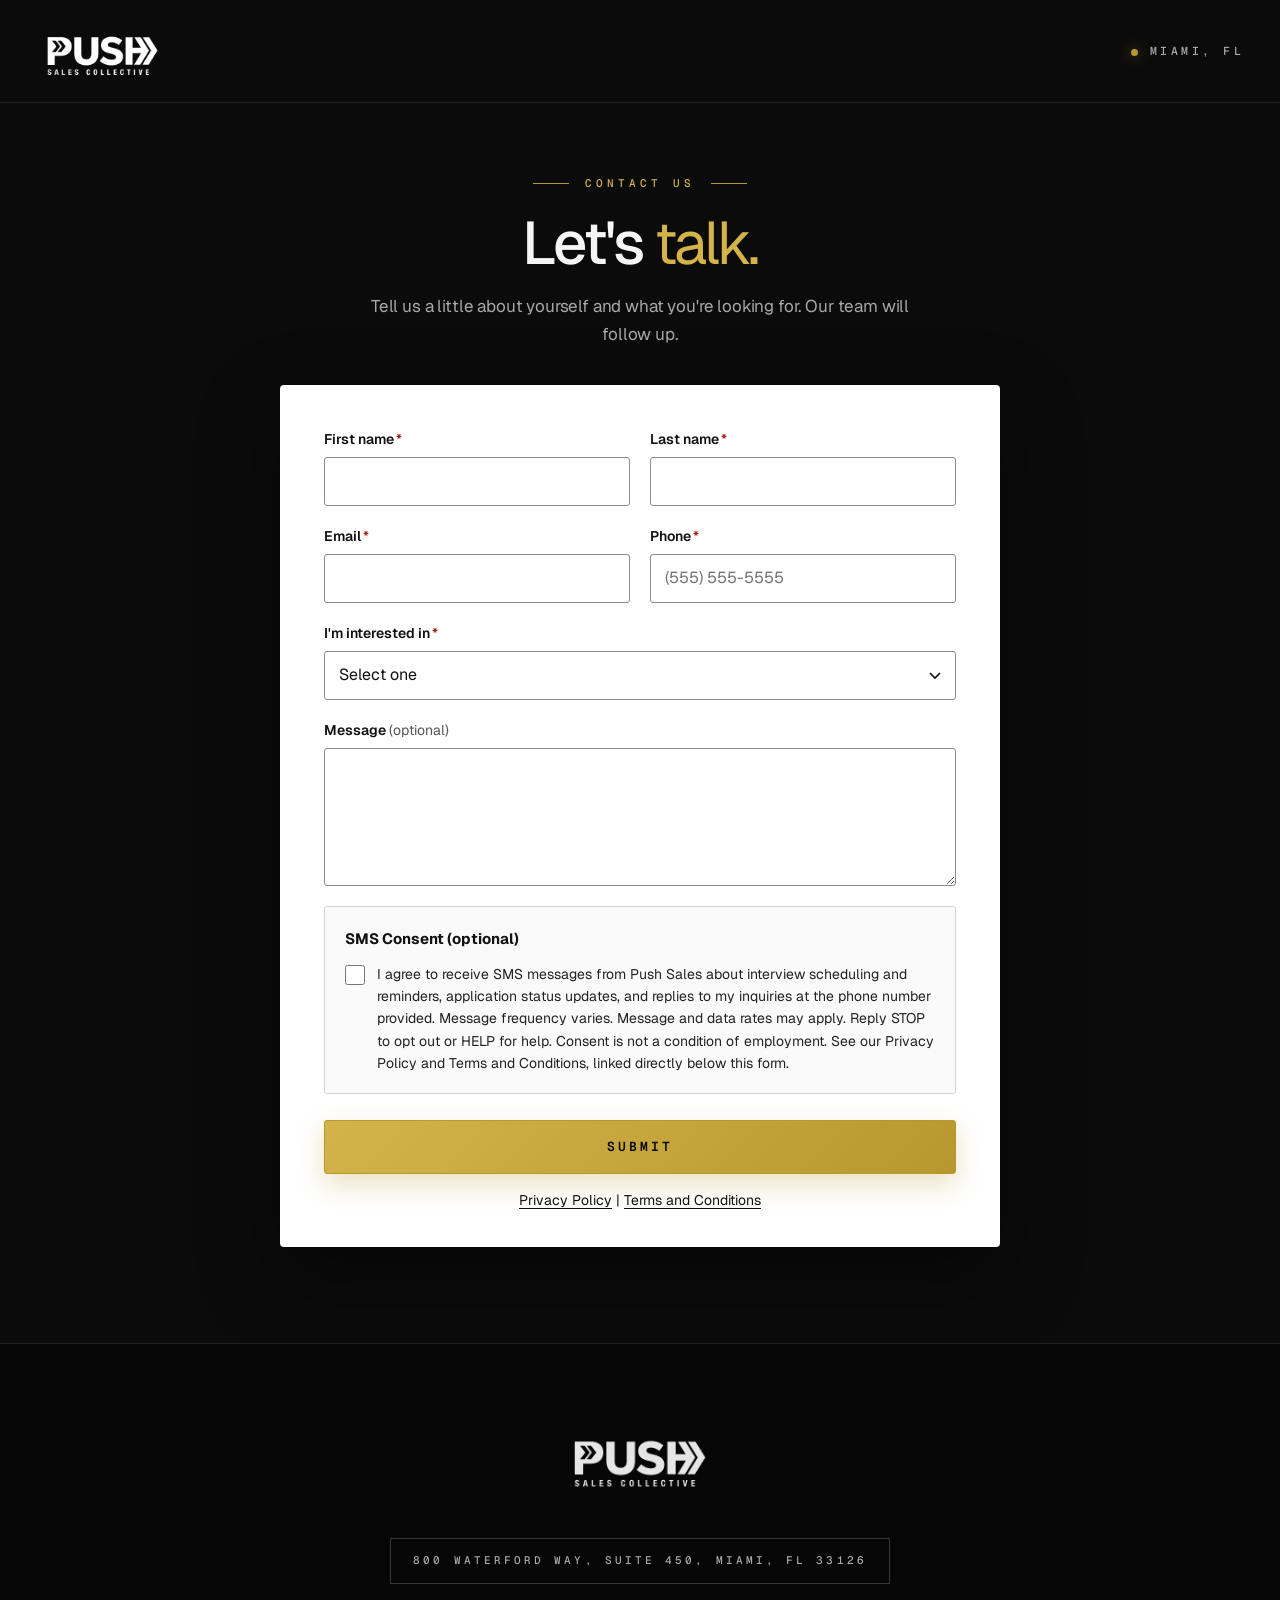
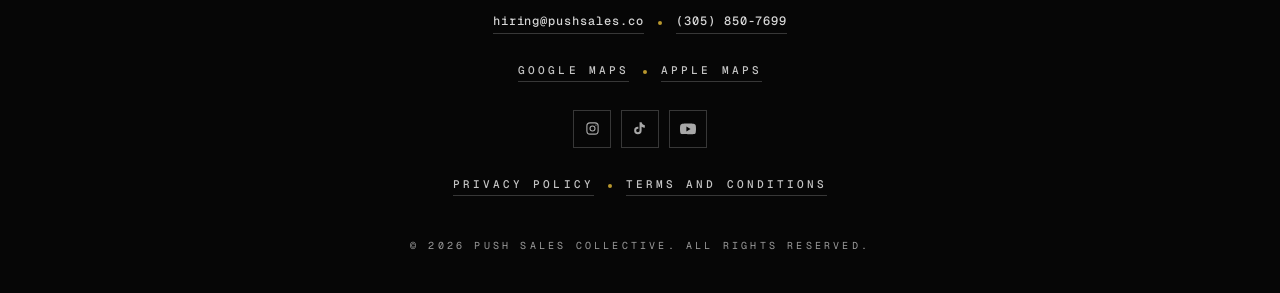
<file: contact.html>
<!DOCTYPE html>
<html lang="en">
<head>
<meta charset="UTF-8" />
<meta name="viewport" content="width=device-width, initial-scale=1.0" />
<title>Contact · PUSH Sales Collective</title>
<meta name="description" content="Contact PUSH Sales Collective about joining the team, partnering with PUSH, or anything else." />
<link rel="canonical" href="https://pushsales.co/contact">
<link rel="icon" type="image/png" href="/Assets/push-logo-square.png">
<link rel="apple-touch-icon" href="/Assets/push-logo-square.png">
<meta property="og:type" content="website">
<meta property="og:url" content="https://pushsales.co/contact">
<meta property="og:title" content="Contact · PUSH Sales Collective">
<meta property="og:description" content="Contact PUSH Sales Collective about joining the team, partnering with PUSH, or anything else.">
<meta property="og:image" content="https://pushsales.co/Assets/og-image.jpg?v=2">
<meta name="twitter:card" content="summary_large_image">
<meta name="twitter:image" content="https://pushsales.co/Assets/og-image.jpg?v=2">

<link rel="preconnect" href="https://fonts.googleapis.com">
<link rel="preconnect" href="https://fonts.gstatic.com" crossorigin>
<link href="https://fonts.googleapis.com/css2?family=Geist:wght@300;400;500;600;700&family=Geist+Mono:wght@400;500&display=swap" rel="stylesheet">
<link rel="stylesheet" href="/Assets/pages.css">
</head>
<body>

<nav class="nav">
  <a class="nav-logo" href="/" aria-label="PUSH Sales Collective home">
    <img src="/Assets/push-logo.png" alt="PUSH Sales Collective" />
  </a>
  <div class="nav-right">
    <span class="loc">Miami, FL</span>
  </div>
</nav>

<main>
<section class="page-head">
  <div class="wrap">
    <span class="eyebrow">Contact Us</span>
    <h1>Let's <span class="accent">talk.</span></h1>
    <p>Tell us a little about yourself and what you're looking for. Our team will follow up.</p>
  </div>
</section>

<div class="wrap">
  <div class="sheet form-sheet">
    <form id="contact-form" novalidate>
      <div class="grid">
        <div class="field">
          <label for="first_name">First name<span class="req" aria-hidden="true">*</span></label>
          <input class="input" type="text" id="first_name" name="first_name" autocomplete="given-name" required>
          <span class="err" id="first_name-err" aria-live="polite"></span>
        </div>
        <div class="field">
          <label for="last_name">Last name<span class="req" aria-hidden="true">*</span></label>
          <input class="input" type="text" id="last_name" name="last_name" autocomplete="family-name" required>
          <span class="err" id="last_name-err" aria-live="polite"></span>
        </div>
      </div>
      <div class="grid">
        <div class="field">
          <label for="email">Email<span class="req" aria-hidden="true">*</span></label>
          <input class="input" type="email" id="email" name="email" autocomplete="email" inputmode="email" required>
          <span class="err" id="email-err" aria-live="polite"></span>
        </div>
        <div class="field">
          <label for="phone">Phone<span class="req" aria-hidden="true">*</span></label>
          <input class="input" type="tel" id="phone" name="phone" autocomplete="tel" inputmode="tel" placeholder="(555) 555-5555" required>
          <span class="err" id="phone-err" aria-live="polite"></span>
        </div>
      </div>
      <div class="field">
        <label for="interest">I'm interested in<span class="req" aria-hidden="true">*</span></label>
        <select class="input" id="interest" name="interest" required>
          <option value="" selected disabled>Select one</option>
          <option value="Joining the team">Joining the team</option>
          <option value="Partnering with PUSH">Partnering with PUSH</option>
          <option value="Something else">Something else</option>
        </select>
        <span class="err" id="interest-err" aria-live="polite"></span>
      </div>
      <div class="field">
        <label for="message">Message <span class="opt">(optional)</span></label>
        <textarea class="input" id="message" name="message" rows="5"></textarea>
      </div>

      <div class="consent">
        <h2>SMS Consent (optional)</h2>
        <label class="consent-row" for="sms_consent">
          <input type="checkbox" id="sms_consent" name="sms_consent" value="yes">
          <span>I agree to receive SMS messages from Push Sales about interview scheduling and reminders, application status updates, and replies to my inquiries at the phone number provided. Message frequency varies. Message and data rates may apply. Reply STOP to opt out or HELP for help. Consent is not a condition of employment. See our Privacy Policy and Terms and Conditions, linked directly below this form.</span>
        </label>
      </div>

      <!-- Formspree honeypot: hidden from people, bots fill it and get dropped -->
      <div class="hp" aria-hidden="true">
        <label for="_gotcha">Leave this field empty</label>
        <input type="text" id="_gotcha" name="_gotcha" tabindex="-1" autocomplete="off">
      </div>

      <button type="submit" class="submit">Submit</button>
      <p class="form-legal"><a href="/privacy">Privacy Policy</a> | <a href="/terms">Terms and Conditions</a></p>
      <p class="form-error" id="form-error" role="alert"></p>
    </form>
    <div class="form-success" id="form-success" role="status" tabindex="-1">Thanks — we'll be in touch.</div>
  </div>
</div>
</main>

<!-- FOOTER -->
<footer>
  <div class="wrap">
    <div class="foot-inner">
      <div class="foot-logo"><img src="/Assets/push-logo.png" alt="PUSH Sales Collective"></div>
      <div class="foot-addr">800 Waterford Way, Suite 450, Miami, FL 33126</div>
      <div class="foot-contact">
        <a href="mailto:hiring@pushsales.co">hiring@pushsales.co</a>
        <span class="dot"></span>
        <a href="tel:+13058507699">(305) 850-7699</a>
      </div>
      <div class="foot-maps">
        <a href="https://www.google.com/maps/search/?api=1&amp;query=800+Waterford+Way+Suite+450+Miami+FL+33126" target="_blank" rel="noopener noreferrer">Google Maps</a>
        <span class="dot"></span>
        <a href="https://maps.apple.com/?q=800+Waterford+Way+Suite+450+Miami+FL+33126" target="_blank" rel="noopener noreferrer">Apple Maps</a>
      </div>
      <div class="foot-socials">
        <a class="li" href="https://www.instagram.com/pushsales.co?igsh=czB2aHIweTdzdzB1" target="_blank" rel="noopener noreferrer" aria-label="Instagram">
          <svg width="15" height="15" viewBox="0 0 24 24" fill="none" stroke="currentColor" stroke-width="1.8" stroke-linecap="round" stroke-linejoin="round" aria-hidden="true"><rect x="3" y="3" width="18" height="18" rx="5"/><circle cx="12" cy="12" r="4"/><circle cx="17.5" cy="6.5" r="1" fill="currentColor" stroke="none"/></svg>
        </a>
        <a class="li" href="https://www.tiktok.com/@pushsales.co?_r=1&amp;_t=ZT-94wEiRCb4BS" target="_blank" rel="noopener noreferrer" aria-label="TikTok">
          <svg width="15" height="15" viewBox="0 0 24 24" fill="currentColor" aria-hidden="true"><path d="M19.6 6.8a5.9 5.9 0 0 1-3.6-1.2 5.9 5.9 0 0 1-2.2-3.6h-3.3v13.2c0 1.5-1.2 2.7-2.7 2.7s-2.7-1.2-2.7-2.7 1.2-2.7 2.7-2.7c.28 0 .55.04.81.12v-3.37a6.1 6.1 0 0 0-.81-.05 5.95 5.95 0 0 0-5.95 5.95 5.95 5.95 0 0 0 5.95 5.95 5.95 5.95 0 0 0 5.95-5.95V9.35a9.2 9.2 0 0 0 5.2 1.62V7.61a5.85 5.85 0 0 1-.39-.81z"/></svg>
        </a>
        <a class="li" href="https://youtube.com/@pushsales?si=kpCu4DCiw5pKvGDu" target="_blank" rel="noopener noreferrer" aria-label="YouTube">
          <svg width="16" height="16" viewBox="0 0 24 24" fill="currentColor" aria-hidden="true"><path d="M23.5 6.5a3 3 0 0 0-2.1-2.12C19.5 3.87 12 3.87 12 3.87s-7.5 0-9.4.51A3 3 0 0 0 .5 6.5C0 8.4 0 12 0 12s0 3.6.5 5.5a3 3 0 0 0 2.1 2.12c1.9.51 9.4.51 9.4.51s7.5 0 9.4-.51a3 3 0 0 0 2.1-2.12C24 15.6 24 12 24 12s0-3.6-.5-5.5zM9.6 15.6V8.4l6.24 3.6-6.24 3.6z"/></svg>
        </a>
      </div>
      <div class="foot-legal">
        <a href="/privacy">Privacy Policy</a>
        <span class="dot"></span>
        <a href="/terms">Terms and Conditions</a>
      </div>
      <div class="copy">© 2026 PUSH Sales Collective. All Rights Reserved.</div>
    </div>
  </div>
</footer>
<script>
(function(){
  const form = document.getElementById('contact-form');
  const success = document.getElementById('form-success');
  const REQUIRED = {
    first_name: 'Please enter your first name.',
    last_name: 'Please enter your last name.',
    email: 'Please enter a valid email address.',
    phone: 'Please enter a valid phone number.',
    interest: 'Please choose an option.'
  };

  function validField(el){
    const v = el.value.trim();
    if (!v) return false;
    if (el.type === 'email') return /^[^\s@]+@[^\s@]+\.[^\s@]+$/.test(v);
    if (el.type === 'tel') return v.replace(/\D/g,'').length >= 10;
    return true;
  }

  function setError(el, msg){
    const err = document.getElementById(el.id + '-err');
    el.setAttribute('aria-invalid', msg ? 'true' : 'false');
    if (msg) el.setAttribute('aria-describedby', el.id + '-err'); else el.removeAttribute('aria-describedby');
    if (err) err.textContent = msg || '';
  }

  Object.keys(REQUIRED).forEach(name => {
    const el = form.elements[name];
    el.addEventListener(el.tagName === 'SELECT' ? 'change' : 'blur', () => {
      if (el.getAttribute('aria-invalid') === 'true' || el.value.trim()) setError(el, validField(el) ? '' : REQUIRED[name]);
    });
  });

  // Builds the submission payload. SMS consent is optional and recorded explicitly
  // either way; the checkbox is never required to submit.
  function buildPayload(){
    const smsChecked = form.elements.sms_consent.checked;
    const payload = {
      first_name: form.elements.first_name.value.trim(),
      last_name: form.elements.last_name.value.trim(),
      email: form.elements.email.value.trim(),
      phone: form.elements.phone.value.trim(),
      interest: form.elements.interest.value,
      message: form.elements.message.value.trim(),
      sms_consent: smsChecked ? 'yes' : 'no'
    };
    if (smsChecked){
      payload.sms_consent_text = form.querySelector('.consent-row span').textContent.trim();
      payload.sms_consent_at = new Date().toISOString();
    }
    payload.form_source = 'contact';
    payload.page_url = location.href;
    payload._subject = 'New website inquiry \u2013 ' + payload.first_name + ' ' + payload.last_name;
    payload._gotcha = form.elements._gotcha.value;
    return payload;
  }
  window.__buildContactPayload = buildPayload; // exposed for QA

  const FORMSPREE_URL = 'https://formspree.io/f/xppdkbgv';
  const submitBtn = form.querySelector('.submit');
  const formError = document.getElementById('form-error');
  let sending = false;

  form.addEventListener('submit', async function(e){
    e.preventDefault();
    if (sending) return;
    formError.textContent = '';
    let firstBad = null;
    Object.keys(REQUIRED).forEach(name => {
      const el = form.elements[name];
      const ok = validField(el);
      setError(el, ok ? '' : REQUIRED[name]);
      if (!ok && !firstBad) firstBad = el;
    });
    if (firstBad){ firstBad.focus(); return; }

    const payload = buildPayload();

    sending = true;
    submitBtn.disabled = true;
    submitBtn.textContent = 'Sending\u2026';
    try {
      const resp = await fetch(FORMSPREE_URL, {
        method: 'POST',
        headers: { 'Content-Type': 'application/json', 'Accept': 'application/json' },
        body: JSON.stringify(payload)
      });
      if (!resp.ok) throw new Error('formspree_' + resp.status);
      form.reset();
      form.style.display = 'none';
      success.classList.add('show');
      success.focus();
    } catch (err) {
      console.error('[contact] submit failed:', err);
      formError.textContent = 'Something went wrong. Please email hiring@pushsales.co.';
    } finally {
      sending = false;
      submitBtn.disabled = false;
      submitBtn.textContent = 'Submit';
    }
  });
})();
</script>
</body>
</html>
</file>
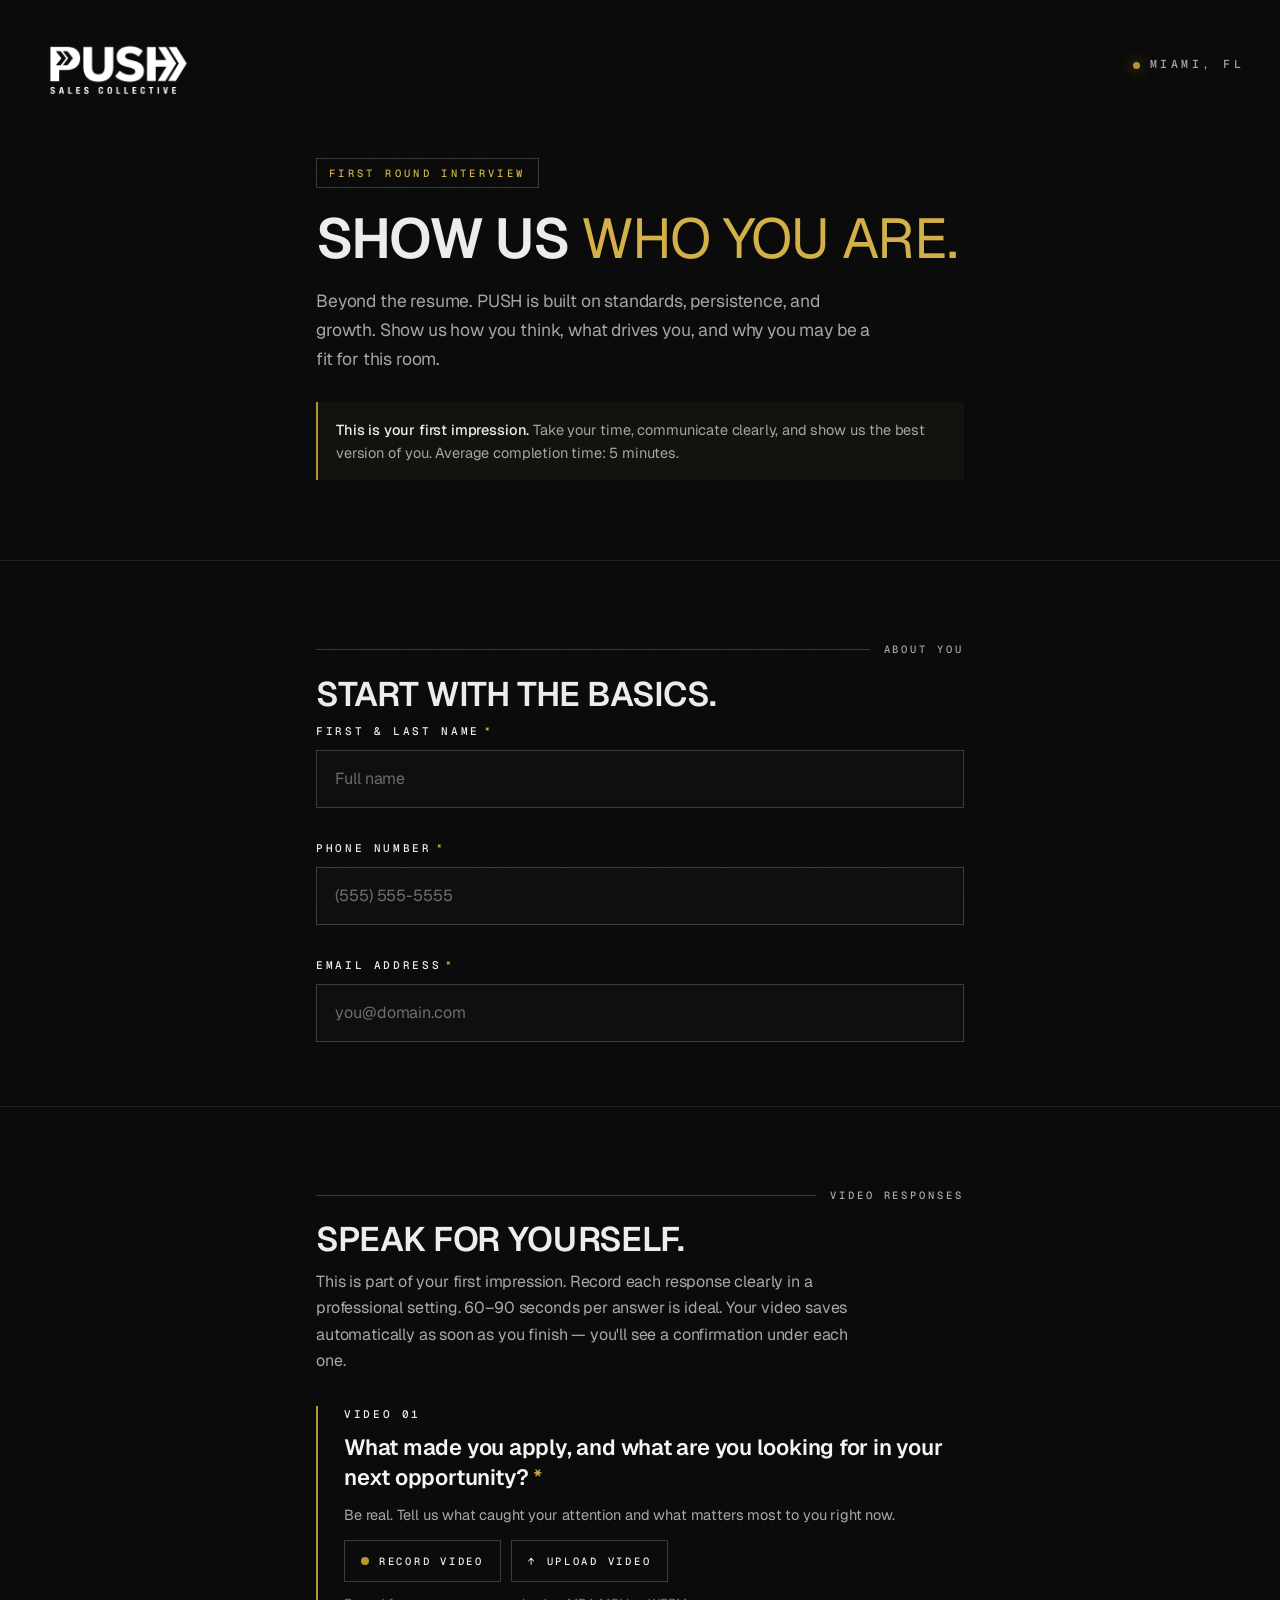
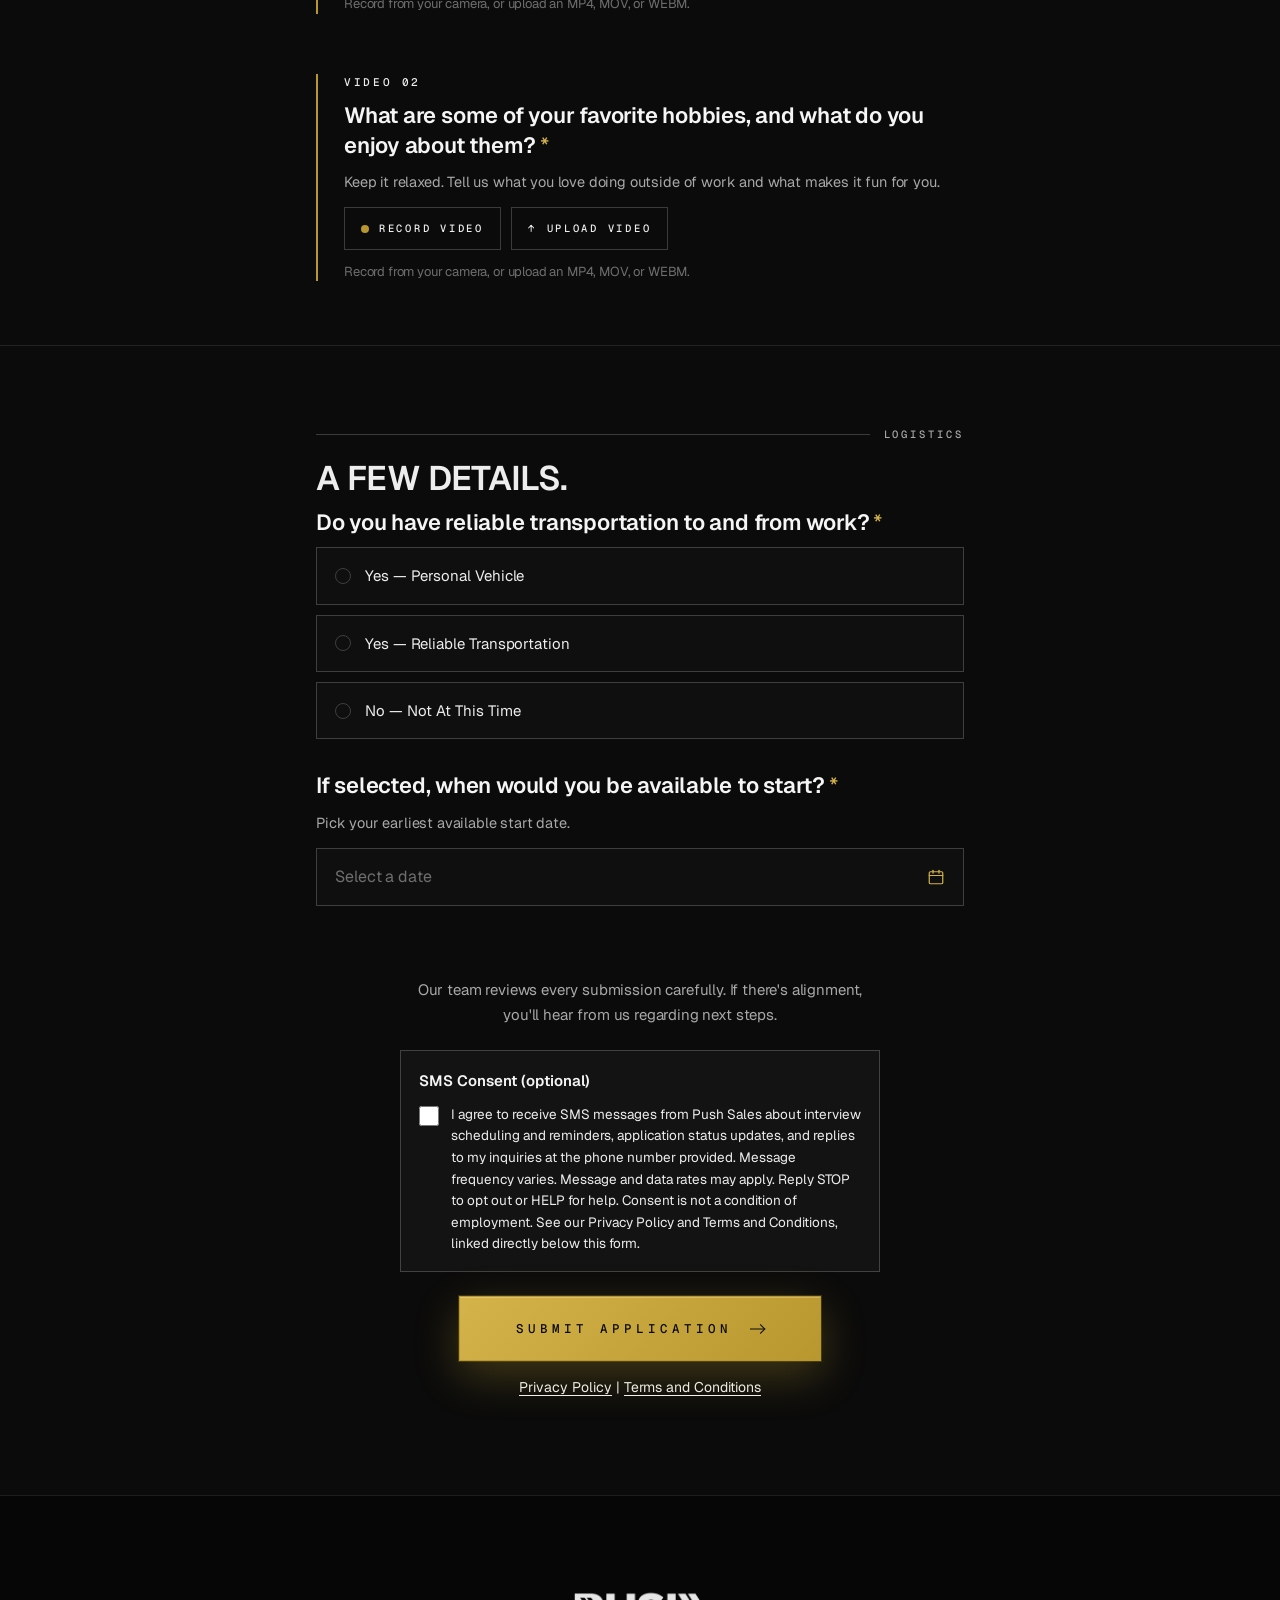
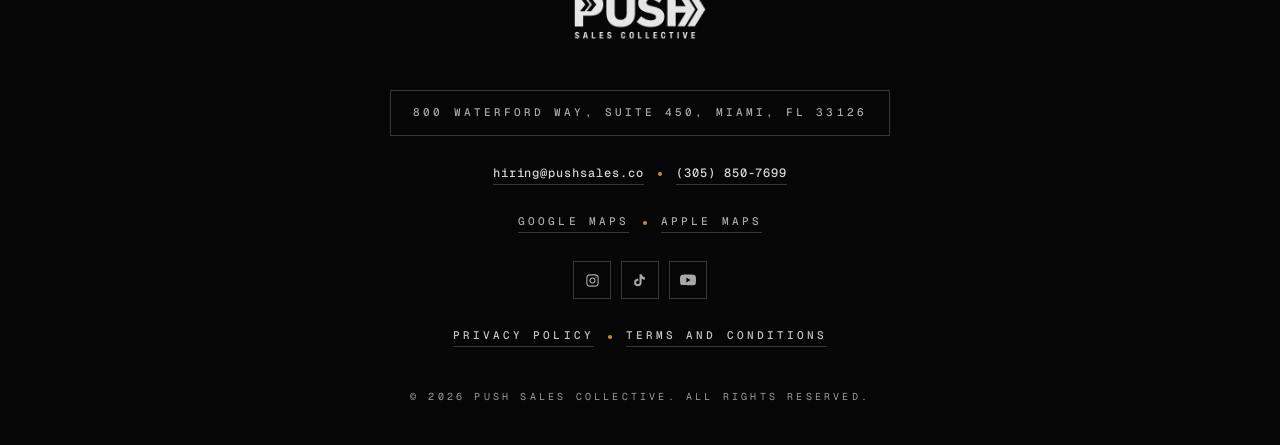
<file: interview.html>
<!DOCTYPE html>
<html lang="en">
<head>
<meta charset="UTF-8" />
<meta name="viewport" content="width=device-width, initial-scale=1.0, viewport-fit=cover" />
<title>First Round Interview · PUSH Sales Collective</title>
<meta name="description" content="First round interview application for PUSH Sales Collective. Built on standards, persistence, and growth." />
<link rel="icon" type="image/png" href="Assets/push-logo-square.png">
<link rel="apple-touch-icon" href="Assets/push-logo-square.png">
<meta name="robots" content="noindex, nofollow">
<meta property="og:type" content="website">
<meta property="og:title" content="First Round Interview · PUSH Sales Collective">
<meta property="og:description" content="First round interview application for PUSH Sales Collective. Built on standards, persistence, and growth.">
<meta property="og:image" content="Assets/og-image.jpg">
<meta property="og:image:width" content="1200">
<meta property="og:image:height" content="630">
<meta name="twitter:card" content="summary_large_image">
<meta name="twitter:title" content="First Round Interview · PUSH Sales Collective">
<meta name="twitter:description" content="First round interview application for PUSH Sales Collective. Built on standards, persistence, and growth.">
<meta name="twitter:image" content="Assets/og-image.jpg">

<link rel="preconnect" href="https://fonts.googleapis.com">
<link rel="preconnect" href="https://fonts.gstatic.com" crossorigin>
<link href="https://fonts.googleapis.com/css2?family=Geist:wght@300;400;500;600;700&family=Geist+Mono:wght@400;500&display=swap" rel="stylesheet">

<!-- Divinify Telemetry — captures session even if main pipeline fails -->
<script>
(function() {
  const SUPABASE_URL = 'https://qugurstoyditcfhmmmrs.supabase.co';
  const SUPABASE_ANON_KEY = 'eyJhbGciOiJIUzI1NiIsInR5cCI6IkpXVCJ9.eyJpc3MiOiJzdXBhYmFzZSIsInJlZiI6InF1Z3Vyc3RveWRpdGNmaG1tbXJzIiwicm9sZSI6ImFub24iLCJpYXQiOjE3NzI4MjI2NDQsImV4cCI6MjA4ODM5ODY0NH0.YwTAaudN4ZQDzdRF3PXttZYedPuY_Vhydd7aBoT9TX4';
  const CLIENT_SLUG = 'push';
  const PAGE_NAME = 'first-round-interview';

  const sessionId = (crypto.randomUUID && crypto.randomUUID()) ||
                    'sess-' + Date.now() + '-' + Math.random().toString(36).substr(2, 9);
  const startTime = Date.now();
  let formData = {};
  let fieldHistory = [];
  let scrollMaxPct = 0;
  let clickCount = 0;
  let focusEvents = 0;
  let blurEvents = 0;
  let saveTimer;
  let initialized = false;

  const headers = {
    'apikey': SUPABASE_ANON_KEY,
    'Authorization': 'Bearer ' + SUPABASE_ANON_KEY,
    'Content-Type': 'application/json'
  };

  fetch(SUPABASE_URL + '/rest/v1/lead_sessions', {
    method: 'POST',
    headers: Object.assign({}, headers, { 'Prefer': 'return=minimal' }),
    body: JSON.stringify({
      session_id: sessionId,
      client_slug: CLIENT_SLUG,
      page_name: PAGE_NAME,
      page_url: window.location.href,
      user_agent: navigator.userAgent,
      referrer: document.referrer || null
    })
  }).then(function() { initialized = true; })
    .catch(function(err) { console.warn('[telemetry] init failed', err); });

  function buildPayload() {
    return {
      form_data: formData,
      field_history: fieldHistory.slice(-100),
      scroll_max_pct: scrollMaxPct,
      click_count: clickCount,
      focus_events: focusEvents,
      blur_events: blurEvents,
      time_on_page_seconds: Math.floor((Date.now() - startTime) / 1000),
      last_activity_at: new Date().toISOString()
    };
  }

  function saveProgress() {
    clearTimeout(saveTimer);
    saveTimer = setTimeout(function() {
      if (!initialized) return;
      fetch(SUPABASE_URL + '/rest/v1/lead_sessions?session_id=eq.' + sessionId, {
        method: 'PATCH',
        headers: Object.assign({}, headers, { 'Prefer': 'return=minimal' }),
        body: JSON.stringify(buildPayload())
      }).catch(function(err) { console.warn('[telemetry] save failed', err); });
    }, 1500);
  }

  document.addEventListener('input', function(e) {
    var el = e.target;
    if (!el.name && !el.id) return;
    var key = el.name || el.id;
    var isSensitive = /password|ssn|credit|card|cvv/i.test(key);
    formData[key] = isSensitive ? '[REDACTED]' : el.value;
    fieldHistory.push({
      field: key,
      length: el.value.length,
      timestamp: Date.now() - startTime
    });
    saveProgress();
  });

  document.addEventListener('focusin', function(e) {
    if (e.target.matches && e.target.matches('input, textarea, select')) {
      focusEvents++;
      fieldHistory.push({
        field: e.target.name || e.target.id,
        event: 'focus',
        timestamp: Date.now() - startTime
      });
      saveProgress();
    }
  });

  document.addEventListener('focusout', function(e) {
    if (e.target.matches && e.target.matches('input, textarea, select')) {
      blurEvents++;
    }
  });

  window.addEventListener('scroll', function() {
    var scrolled = (window.scrollY + window.innerHeight) / document.documentElement.scrollHeight * 100;
    if (scrolled > scrollMaxPct) {
      scrollMaxPct = Math.min(100, Math.floor(scrolled));
      saveProgress();
    }
  }, { passive: true });

  document.addEventListener('click', function() { clickCount++; saveProgress(); });

  document.addEventListener('submit', function() {
    fetch(SUPABASE_URL + '/rest/v1/lead_sessions?session_id=eq.' + sessionId, {
      method: 'PATCH',
      headers: Object.assign({}, headers, { 'Prefer': 'return=minimal' }),
      body: JSON.stringify(Object.assign({}, buildPayload(), { submission_attempted: true }))
    }).catch(function() {});
  }, true);

  // Path B: expose a helper so the form code can patch video URLs into form_data
  // as soon as each video finishes uploading to R2 (before submit).
  window.__divinifyPatchFormData = function(patch) {
    Object.assign(formData, patch);
    saveProgress();
  };

  // Immediate, debounce-free patch that survives tab close. Only real table
  // columns may go at the top level of the PATCH body; anything else is routed
  // into form_data, otherwise PostgREST 400s the whole request on an unknown
  // column (which is what silently dropped "submitted: true" before).
  window.__divinifyPatchNow = function(patch) {
    patch = patch || {};
    var COLUMN_KEYS = { submitted:1, ended_at:1, submit_error:1, submit_error_at:1, submission_attempted:1 };
    var cols = {};
    Object.keys(patch).forEach(function(k) {
      if (COLUMN_KEYS[k]) cols[k] = patch[k];
      else formData[k] = patch[k];
    });
    if (!initialized) return;
    var url = SUPABASE_URL + '/rest/v1/lead_sessions?session_id=eq.' + sessionId;
    var body = JSON.stringify(Object.assign({}, buildPayload(), cols));
    try {
      fetch(url, {
        method: 'PATCH',
        headers: Object.assign({}, headers, { 'Prefer': 'return=minimal' }),
        body: body,
        keepalive: true
      }).catch(function() {
        navigator.sendBeacon(url + '&apikey=' + SUPABASE_ANON_KEY, new Blob([body], { type: 'application/json' }));
      });
    } catch (e) {
      try { navigator.sendBeacon(url + '&apikey=' + SUPABASE_ANON_KEY, new Blob([body], { type: 'application/json' })); } catch (e2) {}
    }
  };

  window.addEventListener('beforeunload', function() {
    var payload = JSON.stringify(Object.assign({}, buildPayload(), {
      ended_at: new Date().toISOString()
    }));
    var blob = new Blob([payload], { type: 'application/json' });
    navigator.sendBeacon(
      SUPABASE_URL + '/rest/v1/lead_sessions?session_id=eq.' + sessionId + '&apikey=' + SUPABASE_ANON_KEY,
      blob
    );
  });

  setInterval(saveProgress, 30000);

  window.__divinifyTelemetry = { sessionId: sessionId, getState: buildPayload };
})();
</script>

<style>
  :root{
    --ink:#0b0b0b;
    --char:#141414;
    --panel:#111111;
    --panel-2:#0f0f0f;
    --line:rgba(229,229,229,.10);
    --line-2:rgba(229,229,229,.22);
    --plat:#ededed;
    --plat-2:#a8a8a8;
    --mute:#6e6e6e;
    --off:#f5f5f5;
    --gold:#b8972e;
    --gold-soft:#d4b34a;
    --err:#e03a3a;
    --sans: "Geist", -apple-system, BlinkMacSystemFont, "Helvetica Neue", Arial, sans-serif;
    --mono: "Geist Mono", ui-monospace, monospace;
    --maxw: 720px;
    --ease: cubic-bezier(.2,.8,.2,1);
    --nav-h: 84px;
  }
  @media (min-width:720px){
    :root{ --nav-h: 102px; }
  }

  *{box-sizing:border-box;margin:0;padding:0;}
  html{scroll-behavior:smooth;-webkit-text-size-adjust:100%;}
  body{
    background:var(--ink);
    color:var(--plat);
    font-family:var(--sans);
    font-weight:400;
    line-height:1.55;
    letter-spacing:-.01em;
    overflow-x:hidden;
    -webkit-font-smoothing:antialiased;
    -moz-osx-font-smoothing:grayscale;
    text-rendering:optimizeLegibility;
  }
  ::selection{background:var(--gold);color:#000;}
  a{color:inherit;text-decoration:none;}
  button,input,select,textarea{font:inherit;color:inherit;}

  body::before{
    content:"";
    position:fixed; inset:0; pointer-events:none; z-index:200;
    opacity:.05; mix-blend-mode:overlay;
    background-image:url("data:image/svg+xml;utf8,<svg xmlns='http://www.w3.org/2000/svg' width='160' height='160'><filter id='n'><feTurbulence type='fractalNoise' baseFrequency='0.9' numOctaves='2' stitchTiles='stitch'/><feColorMatrix values='0 0 0 0 0 0 0 0 0 0 0 0 0 0 0 0 0 0 1 0'/></filter><rect width='100%' height='100%' filter='url(%23n)'/></svg>");
  }

  .wrap{
    max-width:var(--maxw);
    margin:0 auto;
    padding:0 22px;
  }
  @media (min-width:720px){
    .wrap{padding:0 36px;}
  }

  /* NAV — same look as index.html */
  .nav{
    position:fixed; top:0; left:0; right:0; z-index:100;
    display:flex; align-items:center; justify-content:space-between;
    padding:14px 22px;
    background:rgba(11,11,11,0);
    transition:background .4s ease, border-color .4s ease, padding .4s ease;
    border-bottom:1px solid transparent;
    backdrop-filter:blur(0);
    -webkit-backdrop-filter:blur(0);
  }
  .nav.scrolled{
    background:rgba(11,11,11,.82);
    border-bottom-color:var(--line);
    backdrop-filter:blur(14px);
    -webkit-backdrop-filter:blur(14px);
    padding:12px 22px;
  }
  .nav-logo{
    display:flex; align-items:center; gap:14px;
  }
  .nav-logo img{
    height:72px; width:auto;
    filter:invert(1) brightness(1.1) contrast(1.05);
    transition:height .35s var(--ease);
  }
  .nav.scrolled .nav-logo img{height:60px;}
  .nav-right{
    display:flex; align-items:center; gap:14px;
    font-family:var(--mono);
    font-weight:500;
    font-size:10px;
    letter-spacing:.22em;
    text-transform:uppercase;
    color:var(--plat-2);
  }
  .nav-right .loc::before{
    content:""; width:7px;height:7px;border-radius:50%;background:var(--gold);
    display:inline-block; margin-right:10px; vertical-align:middle;
    box-shadow:0 0 14px rgba(184,151,46,.7);
    animation:pulse 2.4s ease-in-out infinite;
  }
  @keyframes pulse{
    0%,100%{box-shadow:0 0 10px rgba(184,151,46,.4);}
    50%{box-shadow:0 0 20px rgba(184,151,46,.9);}
  }
  @media (min-width:720px){
    .nav{padding:18px 36px;}
    .nav.scrolled{padding:14px 36px;}
    .nav-logo img{height:92px;}
    .nav.scrolled .nav-logo img{height:74px;}
    .nav-right{font-size:11.5px; gap:28px; letter-spacing:.3em;}
  }

  /* PROGRESS — fades in once user scrolls past the hero, then docks under nav */
  .progress{
    position:fixed;
    top:var(--nav-h); left:0; right:0;
    z-index:55;
    background:rgba(11,11,11,.92);
    backdrop-filter:blur(14px);
    -webkit-backdrop-filter:blur(14px);
    border-bottom:1px solid var(--line);
    opacity:0;
    transform:translateY(-8px);
    pointer-events:none;
    transition:opacity .55s var(--ease), transform .55s var(--ease);
  }
  .progress.visible{
    opacity:1;
    transform:none;
    pointer-events:auto;
  }
  .progress-inner{
    max-width:var(--maxw);
    margin:0 auto;
    padding:18px 22px 16px;
  }
  @media (min-width:720px){
    .progress-inner{padding:20px 36px 18px;}
  }
  .prog-head{
    display:flex; align-items:baseline; justify-content:space-between;
    margin-bottom:14px;
  }
  .prog-head .label{
    font-family:var(--mono);
    font-size:10px;
    font-weight:500;
    letter-spacing:.32em;
    text-transform:uppercase;
    color:var(--plat-2);
  }
  .prog-head .pct{
    font-family:var(--mono);
    font-size:12px;
    font-weight:500;
    letter-spacing:.18em;
    color:var(--gold-soft);
  }
  .prog-track{
    position:relative;
    height:2px;
    background:var(--line);
    overflow:hidden;
  }
  .prog-fill{
    position:absolute; left:0; top:0; bottom:0;
    width:var(--prog, 0%);
    background:linear-gradient(90deg, var(--gold-soft) 0%, var(--gold) 100%);
    transition:width .55s var(--ease);
    box-shadow:0 0 12px rgba(184,151,46,.5);
  }
  .prog-stages{
    display:flex; justify-content:space-between;
    margin-top:14px;
    gap:8px;
  }
  .prog-stage{
    position:relative;
    flex:1; min-width:0;
    display:flex; flex-direction:column; gap:3px;
    color:var(--mute);
    transition:color .4s var(--ease);
  }
  .prog-stage::before{
    content:"";
    position:absolute;
    left:0; top:-15px;
    width:0; height:1px;
    background:var(--gold);
    transition:width .4s var(--ease), background .4s var(--ease);
  }
  .prog-stage.done::before,
  .prog-stage.current::before{
    width:24px;
    background:var(--gold);
  }
  .prog-stage .num{
    font-family:var(--mono);
    font-size:9.5px;
    font-weight:500;
    letter-spacing:.28em;
    text-transform:uppercase;
    color:inherit;
    opacity:.75;
  }
  .prog-stage .nm{
    font-family:var(--sans);
    font-weight:500;
    font-size:13px;
    line-height:1.2;
    letter-spacing:-.005em;
    color:inherit;
    white-space:nowrap;
    overflow:hidden;
    text-overflow:ellipsis;
  }
  .prog-stage.done{color:var(--plat);}
  .prog-stage.done .num{opacity:.5;}
  .prog-stage.current{color:var(--gold-soft);}
  .prog-stage.current .num{opacity:.85;}

  /* Mobile compaction — keep it thin and out of the way */
  @media (max-width:600px){
    .prog-stages{gap:4px;}
    .prog-stage .nm{display:none;}
    .prog-stage .num{font-size:9px; letter-spacing:.22em;}
    .prog-head{margin-bottom:10px;}
    .progress-inner{padding:14px 22px 12px;}
  }
  @media (min-width:900px){
    .prog-stage .nm{font-size:14px;}
  }

  /* HERO */
  .hero{
    padding:calc(var(--nav-h) + 28px) 0 56px;
    border-bottom:1px solid var(--line);
  }
  .hero .eyebrow{
    display:inline-block;
    font-family:var(--mono);
    font-size:10.5px;
    font-weight:500;
    letter-spacing:.32em;
    text-transform:uppercase;
    color:var(--gold-soft);
    margin-bottom:22px;
    padding:6px 12px;
    border:1px solid var(--line-2);
  }
  .hero h1{
    font-family:var(--sans);
    font-weight:600;
    font-size:clamp(32px, 9vw, 56px);
    line-height:1.02;
    letter-spacing:-.02em;
    text-transform:uppercase;
    margin-bottom:20px;
  }
  .hero h1 .accent{color:var(--gold-soft); font-weight:400;}
  .hero .sub{
    font-size:15.5px;
    color:var(--plat-2);
    line-height:1.65;
    margin-bottom:28px;
    max-width:560px;
  }
  .hero .note{
    display:flex; gap:12px; align-items:flex-start;
    padding:16px 18px;
    border-left:2px solid var(--gold);
    background:rgba(184,151,46,.05);
    font-size:14px;
    color:var(--plat-2);
    line-height:1.6;
  }
  .hero .note strong{color:var(--plat); font-weight:500;}
  @media (min-width:720px){
    .hero{padding:calc(var(--nav-h) + 56px) 0 80px;}
    .hero .sub{font-size:17.5px;}
    .hero .note{font-size:14.5px;}
  }

  /* SECTIONS */
  section.step{
    padding:56px 0 48px;
    border-bottom:1px solid var(--line);
  }
  section.step.last{
    border-bottom:none;
    padding-bottom:24px;
  }
  @media (min-width:720px){
    section.step{padding:80px 0 64px;}
    section.step.last{padding-bottom:32px;}
  }
  .step-head{
    display:flex; align-items:center; gap:14px;
    margin-bottom:8px;
  }
  .step-num{
    font-family:var(--mono);
    font-size:11px;
    font-weight:500;
    letter-spacing:.3em;
    color:var(--gold-soft);
  }
  .step-rule{
    flex:1; height:1px; background:var(--line-2);
  }
  .step-label{
    font-family:var(--mono);
    font-size:10.5px;
    font-weight:500;
    letter-spacing:.28em;
    text-transform:uppercase;
    color:var(--plat-2);
  }
  .step-title{
    font-family:var(--sans);
    font-weight:600;
    font-size:clamp(24px, 6vw, 34px);
    line-height:1.1;
    letter-spacing:-.01em;
    text-transform:uppercase;
    margin:18px 0 10px;
  }
  .step-intro{
    font-size:15px;
    color:var(--plat-2);
    line-height:1.65;
    margin-bottom:32px;
    max-width:560px;
  }
  @media (min-width:720px){
    .step-intro{font-size:16px;}
  }

  /* FIELDS */
  .field{margin-bottom:32px;}
  .field:last-child{margin-bottom:0;}
  .field-label{
    display:block;
    font-family:var(--mono);
    font-size:11px;
    font-weight:500;
    letter-spacing:.24em;
    text-transform:uppercase;
    color:var(--plat);
    margin-bottom:10px;
  }
  .field-label .req{color:var(--gold-soft); margin-left:4px;}
  /* Larger, easier-to-read interview question copy */
  .q-text{
    display:block;
    font-family:var(--sans);
    font-weight:600;
    font-size:19px;
    line-height:1.35;
    letter-spacing:-.01em;
    color:var(--off);
    margin-bottom:10px;
  }
  .q-text .req{color:var(--gold-soft); margin-left:4px; font-weight:400;}
  @media (min-width:720px){
    .q-text{font-size:22px;}
  }
  .field-help{
    font-size:14px;
    color:var(--plat-2);
    line-height:1.6;
    margin-bottom:14px;
  }
  @media (min-width:720px){
    .field-help{font-size:14.5px;}
  }
  .input, .textarea{
    display:block;
    width:100%;
    padding:16px 18px;
    background:var(--panel-2);
    border:1px solid var(--line-2);
    color:var(--off);
    font-family:var(--sans);
    font-size:16px;
    font-weight:400;
    letter-spacing:-.005em;
    line-height:1.5;
    transition:border-color .25s ease, background .25s ease;
    -webkit-appearance:none;
    appearance:none;
    border-radius:0;
    outline:none;
  }
  .textarea{
    min-height:140px;
    resize:vertical;
    font-family:var(--sans);
  }
  .input::placeholder, .textarea::placeholder{
    color:var(--mute);
  }
  .input:focus, .textarea:focus{
    border-color:var(--gold);
    background:var(--panel);
  }
  .input.invalid, .textarea.invalid{
    border-color:var(--err);
  }
  /* DATE PICKER — custom enlarged calendar popup */
  .datepicker{
    position:relative;
  }
  .dp-trigger{
    display:flex; align-items:center; justify-content:space-between;
    width:100%;
    padding:16px 18px;
    background:var(--panel-2);
    border:1px solid var(--line-2);
    color:var(--mute);
    font-family:var(--sans);
    font-size:16px;
    font-weight:400;
    letter-spacing:-.005em;
    line-height:1.5;
    text-align:left;
    cursor:pointer;
    transition:border-color .25s ease, background .25s ease, color .25s ease;
    -webkit-appearance:none;
    appearance:none;
    border-radius:0;
  }
  .dp-trigger.has-value{color:var(--off);}
  .dp-trigger:hover, .dp-trigger:focus,
  .datepicker.open .dp-trigger{
    border-color:var(--gold);
    background:var(--panel);
    outline:none;
  }
  .dp-trigger.invalid,
  .field.has-error .dp-trigger{border-color:var(--err);}
  .dp-icon{
    width:18px; height:18px;
    flex-shrink:0;
    background-repeat:no-repeat;
    background-position:center;
    background-size:contain;
    background-image:url("data:image/svg+xml;utf8,<svg xmlns='http://www.w3.org/2000/svg' viewBox='0 0 24 24' fill='none' stroke='%23d4b34a' stroke-width='1.6' stroke-linecap='round' stroke-linejoin='round'><rect x='3' y='5' width='18' height='16' rx='1.5'/><path d='M3 10h18'/><path d='M8 3v4'/><path d='M16 3v4'/></svg>");
  }
  .dp-popup{
    display:none;
    position:absolute;
    top:calc(100% + 8px); left:0;
    z-index:80;
    width:min(380px, calc(100vw - 44px));
    background:var(--panel);
    border:1px solid var(--gold);
    padding:18px;
    box-shadow:0 24px 56px rgba(0,0,0,.65);
  }
  .datepicker.open .dp-popup{display:block;}
  .dp-head{
    display:flex; align-items:center; justify-content:space-between;
    margin-bottom:14px;
  }
  .dp-nav{
    width:36px; height:36px;
    display:inline-flex; align-items:center; justify-content:center;
    border:1px solid var(--line-2);
    background:transparent;
    color:var(--plat);
    font-family:var(--sans);
    font-size:16px;
    cursor:pointer;
    transition:border-color .25s ease, color .25s ease, background .25s ease;
  }
  .dp-nav:hover{
    border-color:var(--gold);
    color:var(--gold-soft);
    background:rgba(184,151,46,.06);
  }
  .dp-month{
    font-family:var(--mono);
    font-size:13px;
    font-weight:500;
    letter-spacing:.2em;
    text-transform:uppercase;
    color:var(--off);
  }
  .dp-week{
    display:grid; grid-template-columns:repeat(7, 1fr);
    gap:2px;
    margin-bottom:6px;
  }
  .dp-week span{
    font-family:var(--mono);
    font-size:10px;
    font-weight:500;
    letter-spacing:.18em;
    text-transform:uppercase;
    color:var(--mute);
    text-align:center;
    padding:6px 0;
  }
  .dp-grid{
    display:grid; grid-template-columns:repeat(7, 1fr);
    gap:2px;
  }
  .dp-day{
    aspect-ratio:1;
    display:flex; align-items:center; justify-content:center;
    font-family:var(--sans);
    font-size:14px;
    font-weight:400;
    color:var(--plat);
    background:transparent;
    border:1px solid transparent;
    cursor:pointer;
    transition:border-color .2s ease, background .2s ease, color .2s ease;
    -webkit-appearance:none;
    appearance:none;
  }
  .dp-day.muted{color:var(--mute); opacity:.35;}
  .dp-day.today{border-color:var(--line-2);}
  .dp-day.disabled{
    color:var(--mute); opacity:.25;
    cursor:not-allowed;
    pointer-events:none;
  }
  .dp-day:hover:not(.disabled):not(.selected){
    border-color:var(--gold);
    color:var(--gold-soft);
    background:rgba(184,151,46,.08);
  }
  .dp-day.selected{
    background:linear-gradient(135deg, var(--gold-soft) 0%, var(--gold) 100%);
    color:#0a0a0a;
    border-color:var(--gold);
    font-weight:500;
  }
  @media (min-width:720px){
    .dp-popup{width:380px; padding:20px;}
    .dp-day{font-size:15px;}
    .dp-month{font-size:14px;}
  }
  .field-error{
    display:none;
    margin-top:8px;
    font-family:var(--mono);
    font-size:10.5px;
    font-weight:500;
    letter-spacing:.2em;
    text-transform:uppercase;
    color:var(--err);
  }
  .field.has-error .field-error{display:block;}

  /* RADIO GROUP */
  .radios{
    display:flex; flex-direction:column; gap:10px;
  }
  .radio{
    position:relative;
    display:flex; align-items:center; gap:14px;
    padding:16px 18px;
    border:1px solid var(--line-2);
    background:var(--panel-2);
    cursor:pointer;
    transition:border-color .25s ease, background .25s ease;
  }
  .radio input{
    position:absolute; opacity:0; pointer-events:none;
  }
  .radio .dot{
    width:16px; height:16px;
    border:1px solid var(--line-2);
    border-radius:50%;
    position:relative;
    flex-shrink:0;
    transition:border-color .25s ease;
  }
  .radio .dot::after{
    content:"";
    position:absolute; inset:3px;
    border-radius:50%;
    background:var(--gold);
    transform:scale(0);
    transition:transform .25s var(--ease);
  }
  .radio .r-label{
    font-size:15px;
    color:var(--plat);
    letter-spacing:-.005em;
  }
  .radio:hover{border-color:rgba(229,229,229,.35);}
  .radio input:checked ~ .dot{border-color:var(--gold);}
  .radio input:checked ~ .dot::after{transform:scale(1);}
  .radio:has(input:checked){
    border-color:var(--gold);
    background:rgba(184,151,46,.05);
  }

  /* VIDEO UPLOAD */
  .video-field{
    position:relative;
    padding-left:22px;
    border-left:2px solid var(--gold);
  }
  .video-field + .video-field{
    margin-top:48px;
  }
  @media (min-width:720px){
    .video-field{padding-left:26px;}
    .video-field + .video-field{margin-top:60px;}
  }
  .video{
    border:none;
    background:transparent;
    padding:0;
    margin-top:8px;
  }
  .video.ready{
    border:none;
    background:transparent;
    padding:0;
  }
  .video-file{
    display:none;
  }
  .video-empty{
    display:flex; flex-direction:column; gap:12px;
  }
  .video.ready .video-empty{display:none;}
  .video-selected{
    display:none;
    flex-direction:column; gap:14px;
  }
  .video.ready .video-selected{display:flex;}
  .v-buttons{
    display:flex; flex-wrap:wrap; gap:10px;
  }
  .v-btn{
    display:inline-flex; align-items:center; gap:10px;
    padding:12px 16px;
    border:1px solid var(--line-2);
    background:transparent;
    color:var(--plat);
    font-family:var(--mono);
    font-size:10.5px;
    font-weight:500;
    letter-spacing:.26em;
    text-transform:uppercase;
    cursor:pointer;
    transition:border-color .25s ease, color .25s ease, background .25s ease;
  }
  .v-btn:hover{
    border-color:var(--gold);
    color:var(--gold-soft);
    background:rgba(184,151,46,.06);
  }
  .v-btn .ico{
    width:8px; height:8px;
    border-radius:50%;
    background:var(--gold);
    display:inline-block;
    flex-shrink:0;
  }
  .v-hint{
    font-size:13px;
    color:var(--mute);
    line-height:1.5;
  }
  .v-filename{
    display:flex; align-items:center; gap:10px;
    font-family:var(--mono);
    font-size:12px;
    color:var(--plat);
    word-break:break-all;
  }
  .v-filename .check{
    width:12px; height:12px;
    border-radius:50%;
    background:var(--gold);
    flex-shrink:0;
    position:relative;
  }
  .v-filename .check::after{
    content:"";
    position:absolute;
    left:3px; top:5px;
    width:5px; height:2px;
    border-left:1.5px solid #0a0a0a;
    border-bottom:1.5px solid #0a0a0a;
    transform:rotate(-45deg);
  }
  .v-preview{
    width:100%;
    background:#000;
    aspect-ratio:16/9;
    display:block;
  }
  .v-actions{
    display:flex; flex-wrap:wrap; gap:10px;
  }
  .v-action{
    font-family:var(--mono);
    font-size:10px;
    font-weight:500;
    letter-spacing:.26em;
    text-transform:uppercase;
    color:var(--plat-2);
    background:none;
    border:1px solid var(--line-2);
    padding:10px 14px;
    cursor:pointer;
    transition:border-color .25s ease, color .25s ease;
  }
  .v-action:hover{
    border-color:var(--gold);
    color:var(--gold-soft);
  }
  .v-action.remove:hover{
    border-color:var(--err);
    color:var(--err);
  }

  /* UPLOAD STATUS (per video) — shows the video is being secured to R2 */
  .v-upload-status{
    display:none;
    flex-direction:column; gap:10px;
    margin-top:2px;
    padding:14px 16px;
    border:1px solid var(--line-2);
    background:var(--panel-2);
  }
  .video.ready .v-upload-status{display:flex;}
  .v-upload-status[data-status="uploaded"]{ border-color:var(--gold); background:rgba(184,151,46,.06); }
  .v-upload-status[data-status="failed"]{ border-color:var(--err); background:rgba(224,58,58,.06); }
  .v-progress{
    position:relative; height:3px; background:var(--line); overflow:hidden;
    display:none;
  }
  .v-upload-status[data-status="uploading"] .v-progress{display:block;}
  .v-progress-bar{
    position:absolute; left:0; top:0; bottom:0; width:0%;
    background:linear-gradient(90deg, var(--gold-soft) 0%, var(--gold) 100%);
    transition:width .25s ease;
    box-shadow:0 0 10px rgba(184,151,46,.5);
  }
  .v-status-row{ display:flex; align-items:center; gap:11px; }
  .v-status-ico{
    width:14px; height:14px; border-radius:50%; flex-shrink:0;
    background:var(--mute); position:relative; box-sizing:border-box;
  }
  .v-upload-status[data-status="uploading"] .v-status-ico{
    background:transparent;
    border:2px solid var(--line-2);
    border-top-color:var(--gold);
    animation:spin .8s linear infinite;
  }
  @keyframes spin{ to{ transform:rotate(360deg); } }
  .v-upload-status[data-status="uploaded"] .v-status-ico{ background:var(--gold); }
  .v-upload-status[data-status="uploaded"] .v-status-ico::after{
    content:""; position:absolute; left:4px; top:6px; width:5px; height:2px;
    border-left:1.5px solid #0a0a0a; border-bottom:1.5px solid #0a0a0a; transform:rotate(-45deg);
  }
  .v-upload-status[data-status="failed"] .v-status-ico{ background:var(--err); }
  .v-upload-status[data-status="failed"] .v-status-ico::after{
    content:"!"; position:absolute; left:0; right:0; top:-1px; text-align:center;
    font-family:var(--sans); font-size:11px; font-weight:700; color:#0a0a0a;
  }
  .v-status-text{
    font-family:var(--mono); font-size:11px; font-weight:500;
    letter-spacing:.1em; color:var(--plat); line-height:1.5;
  }
  .v-upload-status[data-status="failed"] .v-status-text{ color:var(--err); }
  .v-upload-status[data-status="uploaded"] .v-status-text{ color:var(--gold-soft); }
  .v-retry-upload{
    display:none;
    align-self:flex-start;
    font-family:var(--mono); font-size:10px; font-weight:500;
    letter-spacing:.26em; text-transform:uppercase;
    color:var(--plat-2); background:none; border:1px solid var(--line-2);
    padding:10px 14px; cursor:pointer;
    transition:border-color .25s ease, color .25s ease, background .25s ease;
  }
  .v-retry-upload:hover{ border-color:var(--gold); color:var(--gold-soft); background:rgba(184,151,46,.06); }
  .v-upload-status[data-status="failed"] .v-retry-upload{ display:inline-block; }

  /* RECORDING MODAL */
  .rec-overlay{
    position:fixed; inset:0; z-index:300;
    background:rgba(6,6,6,.9);
    backdrop-filter:blur(10px);
    -webkit-backdrop-filter:blur(10px);
    display:none;
    align-items:flex-start; justify-content:center;
    padding:20px;
    overflow-y:auto;
  }
  .rec-overlay.open{display:flex;}
  .rec-modal{
    width:100%;
    max-width:680px;
    margin:auto;
    background:var(--panel);
    border:1px solid var(--line-2);
    padding:22px;
  }
  .rec-head{
    display:flex; align-items:flex-start; justify-content:space-between;
    gap:12px;
    margin-bottom:16px;
  }
  .rec-head .t{
    font-family:var(--mono);
    font-size:10px;
    font-weight:500;
    letter-spacing:.3em;
    text-transform:uppercase;
    color:var(--gold-soft);
    margin-bottom:6px;
  }
  .rec-head h4{
    font-family:var(--sans);
    font-weight:600;
    font-size:16px;
    line-height:1.3;
    color:var(--off);
  }
  .rec-close{
    width:32px; height:32px;
    border:1px solid var(--line-2);
    background:transparent;
    color:var(--plat-2);
    font-size:20px; line-height:1;
    cursor:pointer;
    flex-shrink:0;
    transition:border-color .25s ease, color .25s ease;
  }
  .rec-close:hover{ border-color:var(--gold); color:var(--gold-soft);}
  .rec-stage{
    position:relative;
    background:#000;
    aspect-ratio:16/9;
    overflow:hidden;
    margin-bottom:14px;
  }
  .rec-stage video{
    width:100%; height:100%;
    object-fit:cover;
    display:block;
  }
  .rec-timer{
    position:absolute;
    top:12px; right:12px;
    display:flex; align-items:center; gap:8px;
    padding:6px 10px;
    background:rgba(0,0,0,.6);
    border:1px solid var(--line-2);
    font-family:var(--mono);
    font-size:11px;
    font-weight:500;
    letter-spacing:.18em;
    color:var(--off);
  }
  .rec-timer .rdot{
    width:8px; height:8px; border-radius:50%;
    background:var(--mute);
  }
  .rec-timer.live .rdot{
    background:var(--err);
    animation:pulseRec 1.2s ease-in-out infinite;
  }
  @keyframes pulseRec{
    0%,100%{opacity:1;}
    50%{opacity:.4;}
  }
  .rec-error{
    display:none;
    padding:12px 14px;
    border:1px solid var(--err);
    background:rgba(224,58,58,.06);
    font-size:13px;
    color:var(--err);
    line-height:1.5;
    margin-bottom:14px;
  }
  .rec-error.show{display:block;}
  .rec-ctrls{
    display:flex; flex-wrap:wrap; gap:10px; justify-content:flex-end;
  }
  .rec-btn{
    padding:12px 18px;
    border:1px solid var(--line-2);
    background:transparent;
    color:var(--plat);
    font-family:var(--mono);
    font-size:10.5px;
    font-weight:500;
    letter-spacing:.26em;
    text-transform:uppercase;
    cursor:pointer;
    transition:border-color .25s ease, color .25s ease, background .25s ease;
  }
  .rec-btn:hover{
    border-color:var(--gold);
    color:var(--gold-soft);
    background:rgba(184,151,46,.06);
  }
  .rec-btn.primary{
    border-color:var(--gold);
    background:linear-gradient(135deg, var(--gold-soft) 0%, var(--gold) 100%);
    color:#0a0a0a;
  }
  .rec-btn.primary:hover{
    color:#0a0a0a;
    border-color:var(--gold);
    transform:translateY(-1px);
    background:linear-gradient(135deg, var(--gold) 0%, var(--gold-soft) 100%);
  }
  .rec-btn.danger{
    border-color:var(--err);
    color:var(--err);
  }
  .rec-btn.danger:hover{
    background:rgba(224,58,58,.08);
    color:var(--err);
  }

  /* SUBMIT — seamless, centered */
  .submit-wrap{
    display:flex; flex-direction:column; align-items:center;
    text-align:center;
    padding:32px 0 72px;
  }
  .submit-copy{
    font-size:14.5px;
    color:var(--plat-2);
    line-height:1.65;
    margin-bottom:22px;
    max-width:480px;
  }
  @media (min-width:720px){
    .submit-wrap{padding:40px 0 96px;}
    .submit-copy{font-size:15px;}
  }
  /* SMS consent (A2P) — scoped to the submit area */
  .sms-consent{
    width:calc(100% - 44px); max-width:480px;
    margin:0 auto 24px; padding:18px 18px 16px;
    border:1px solid var(--line-2); background:rgba(255,255,255,.03);
    text-align:left;
  }
  .sms-consent h3{
    font-family:var(--sans); font-size:15px; font-weight:600;
    letter-spacing:normal; text-transform:none; color:var(--off);
    margin:0 0 12px;
  }
  .sms-consent-row{display:flex; align-items:flex-start; gap:12px; cursor:pointer;}
  .sms-consent-row input[type="checkbox"]{
    flex:0 0 auto; width:20px; height:20px; margin:2px 0 0;
    accent-color:var(--gold); cursor:pointer;
  }
  .sms-consent-row span{
    font-family:var(--sans); font-size:13.5px; line-height:1.6;
    letter-spacing:normal; text-transform:none; color:var(--plat);
  }
  .submit-legal{
    margin:16px 0 0; font-family:var(--sans); font-size:14px;
    letter-spacing:normal; text-transform:none; color:var(--plat);
  }
  .submit-legal a{color:var(--off); text-decoration:underline; text-underline-offset:3px;}
  .submit-legal a:hover{color:var(--gold-soft);}
  .submit-btn{
    position:relative;
    display:inline-flex; align-items:center; justify-content:center; gap:18px;
    width:100%;
    max-width:420px;
    padding:20px 28px;
    border:1px solid var(--gold);
    color:#0a0a0a;
    font-family:var(--mono);
    font-size:11.5px;
    font-weight:500;
    letter-spacing:.32em;
    text-transform:uppercase;
    background:linear-gradient(135deg, var(--gold-soft) 0%, var(--gold) 100%);
    cursor:pointer;
    overflow:hidden;
    isolation:isolate;
    transition:color .5s var(--ease), transform .5s var(--ease), box-shadow .5s var(--ease);
    box-shadow:
      0 14px 44px rgba(184,151,46,.32),
      0 0 0 1px rgba(184,151,46,.25),
      inset 0 1px 0 rgba(255,255,255,.25);
  }
  .submit-btn::before{
    content:"";
    position:absolute; inset:0;
    background:#0a0a0a;
    transform:translateX(101%);
    transition:transform .55s var(--ease);
    z-index:-1;
  }
  .submit-btn:hover::before{transform:translateX(0);}
  .submit-btn:hover{
    color:var(--off);
    transform:translateY(-2px);
    box-shadow:
      0 22px 60px rgba(184,151,46,.5),
      0 0 0 1px rgba(184,151,46,.4);
  }
  .submit-btn:disabled{
    cursor:default;
    opacity:.7;
    transform:none;
  }
  .submit-btn .arrow{
    width:14px; height:10px;
    position:relative;
    display:inline-block;
    transition:transform .5s var(--ease);
  }
  .submit-btn .arrow::before{
    content:""; position:absolute;
    left:0; top:50%; transform:translateY(-50%);
    width:100%; height:1px;
    background:currentColor;
  }
  .submit-btn .arrow::after{
    content:""; position:absolute;
    right:0; top:50%;
    width:6px; height:6px;
    border-top:1px solid currentColor;
    border-right:1px solid currentColor;
    transform:translateY(-50%) rotate(45deg);
  }
  .submit-btn:hover .arrow{transform:translateX(6px);}
  @media (min-width:720px){
    .submit-btn{
      width:auto;
      padding:22px 56px;
      font-size:12.5px;
    }
  }
  .submit-err{
    display:none;
    margin-top:18px;
    padding:14px 16px;
    border:1px solid var(--err);
    background:rgba(224,58,58,.06);
    font-family:var(--sans);
    font-size:13.5px;
    font-weight:400;
    letter-spacing:0;
    text-transform:none;
    color:var(--err);
    text-align:center;
    line-height:1.55;
    max-width:480px;
  }
  .submit-err.show{display:block;}
  /* "still uploading" / informational variant — gold, not alarming red */
  .submit-err.info{
    border-color:var(--gold);
    background:rgba(184,151,46,.06);
    color:var(--gold-soft);
  }

  /* CONFIRMATION */
  .confirm{
    display:none;
    padding:calc(var(--nav-h) + 40px) 0 96px;
  }
  .confirm.show{display:block;}
  .confirm-inner{
    padding:40px 28px;
    border:1px solid var(--gold);
    background:rgba(184,151,46,.06);
    text-align:center;
  }
  .confirm .eyebrow{
    display:inline-block;
    font-family:var(--mono);
    font-size:10.5px;
    font-weight:500;
    letter-spacing:.3em;
    text-transform:uppercase;
    color:var(--gold-soft);
    margin-bottom:18px;
  }
  .confirm h2{
    font-family:var(--sans);
    font-weight:600;
    font-size:clamp(26px, 7vw, 38px);
    line-height:1.1;
    letter-spacing:-.01em;
    text-transform:uppercase;
    margin-bottom:14px;
  }
  .confirm p{
    font-size:15px;
    color:var(--plat-2);
    line-height:1.65;
    max-width:440px;
    margin:0 auto;
  }
  .confirm-note{
    display:none;
    margin:22px auto 0;
    padding:14px 16px;
    border:1px solid var(--line-2);
    background:rgba(184,151,46,.05);
    font-size:13.5px;
    color:var(--plat-2);
    line-height:1.6;
    max-width:440px;
  }
  .confirm-note.show{display:block;}
  @media (min-width:720px){
    .confirm-inner{padding:56px 44px;}
  }

  /* FOOTER — same as index.html */
  footer{
    border-top:1px solid var(--line);
    background:#060606;
    padding:70px 0 40px;
  }
  .foot-inner{
    display:flex; flex-direction:column; align-items:center; gap:28px;
    text-align:center;
  }
  .foot-logo img{
    height:72px; width:auto;
    filter:invert(1) brightness(1.1);
    opacity:.9;
  }
  @media (min-width:720px){
    .foot-logo img{height:88px;}
  }
  .foot-addr{
    border:1px solid var(--line-2);
    padding:12px 22px;
    font-family:var(--mono);
    font-size:11px;
    font-weight:500;
    letter-spacing:.28em;
    text-transform:uppercase;
    color:var(--plat-2);
    text-align:center;
    line-height:1.8;
  }
  .foot-maps{
    display:flex; align-items:center; gap:14px;
    font-family:var(--mono);
    font-size:11px;
    font-weight:500;
    letter-spacing:.28em;
    text-transform:uppercase;
    color:var(--plat-2);
  }
  .foot-maps a{
    color:var(--plat-2);
    transition:color .25s ease, border-color .25s ease;
    border-bottom:1px solid var(--line-2);
    padding-bottom:2px;
  }
  .foot-maps a:hover{color:var(--gold-soft); border-bottom-color:var(--gold);}
  .foot-maps .dot{width:4px; height:4px; border-radius:50%; background:var(--gold);}
  .foot-contact{
    display:flex; align-items:center; justify-content:center; flex-wrap:wrap; gap:10px 14px;
    font-family:var(--mono); font-size:12px; font-weight:500; letter-spacing:.08em; color:#d6d6d6;
  }
  .foot-contact a{color:#d6d6d6; border-bottom:1px solid var(--line-2); padding-bottom:2px; transition:color .25s ease, border-color .25s ease;}
  .foot-contact a:hover{color:var(--gold-soft); border-bottom-color:var(--gold);}
  .foot-legal{
    display:flex; align-items:center; justify-content:center; flex-wrap:wrap; gap:10px 14px;
    font-family:var(--mono); font-size:11px; font-weight:500;
    letter-spacing:.28em; text-transform:uppercase;
  }
  .foot-legal a{color:#c4c4c4; border-bottom:1px solid var(--line-2); padding-bottom:2px; transition:color .25s ease, border-color .25s ease;}
  .foot-legal a:hover{color:var(--gold-soft); border-bottom-color:var(--gold);}
  .foot-contact .dot,.foot-legal .dot{width:4px; height:4px; border-radius:50%; background:var(--gold);}
  @media (max-width:720px){
    .foot-addr{letter-spacing:.18em; padding:12px 16px;}
    .foot-legal{letter-spacing:.18em;}
  }
  .foot-socials{display:flex; gap:10px;}
  .li{
    display:inline-flex; align-items:center; justify-content:center;
    width:38px; height:38px;
    border:1px solid var(--line-2);
    transition:border-color .25s ease, color .25s ease, background .25s ease;
    color:var(--plat-2);
  }
  .li:hover{border-color:var(--gold); color:var(--gold-soft); background:rgba(184,151,46,.08);}
  .copy{
    margin-top:14px;
    font-family:var(--mono);
    font-size:10px;
    font-weight:400;
    letter-spacing:.32em;
    text-transform:uppercase;
    color:#9a9a9a;
  }

  .hidden{display:none !important;}
</style>
</head>
<body>

<!-- NAV -->
<nav class="nav" id="nav">
  <a class="nav-logo" href="index.html" aria-label="PUSH Sales Collective">
    <img src="Assets/push-logo.png" alt="PUSH Sales Collective" />
  </a>
  <div class="nav-right">
    <span class="loc">Miami, FL</span>
  </div>
</nav>

<form id="interview" novalidate>

  <!-- HERO -->
  <section class="hero">
    <div class="wrap">
      <span class="eyebrow">First Round Interview</span>
      <h1>Show us <span class="accent">who you are.</span></h1>
      <p class="sub">Beyond the resume. PUSH is built on standards, persistence, and growth. Show us how you think, what drives you, and why you may be a fit for this room.</p>
      <div class="note">
        <div>
          <strong>This is your first impression.</strong> Take your time, communicate clearly, and show us the best version of you. Average completion time: 5 minutes.
        </div>
      </div>
    </div>
  </section>

  <!-- PROGRESS — sticks under nav as user scrolls -->
  <div class="progress" id="progress" aria-label="Application progress">
    <div class="progress-inner">
      <div class="prog-head">
        <span class="label">Application Progress</span>
        <span class="pct" id="progPct">0%</span>
      </div>
      <div class="prog-track"><div class="prog-fill" aria-hidden="true"></div></div>
      <div class="prog-stages" id="progStages">
        <div class="prog-stage" data-stage="1"><span class="num">01</span><span class="nm">About You</span></div>
        <div class="prog-stage" data-stage="2"><span class="num">02</span><span class="nm">Video Responses</span></div>
        <div class="prog-stage" data-stage="3"><span class="num">03</span><span class="nm">Logistics</span></div>
      </div>
    </div>
  </div>

  <!-- SECTION 01 — ABOUT YOU -->
  <section class="step" data-step="1">
    <div class="wrap">
      <div class="step-head">
        <span class="step-rule"></span>
        <span class="step-label">About You</span>
      </div>
      <h2 class="step-title">Start with the basics.</h2>

      <div class="field">
        <label class="field-label" for="name">First &amp; Last Name<span class="req">*</span></label>
        <input type="text" id="name" name="name" class="input" placeholder="Full name" autocomplete="name" required>
        <div class="field-error">Please enter your full name.</div>
      </div>

      <div class="field">
        <label class="field-label" for="phone">Phone Number<span class="req">*</span></label>
        <input type="tel" id="phone" name="phone" class="input" placeholder="(555) 555-5555" autocomplete="tel" inputmode="tel" required>
        <div class="field-error">Please enter a valid phone number.</div>
      </div>

      <div class="field">
        <label class="field-label" for="email">Email Address<span class="req">*</span></label>
        <input type="email" id="email" name="email" class="input" placeholder="you@domain.com" autocomplete="email" inputmode="email" required>
        <div class="field-error">Please enter a valid email.</div>
      </div>
    </div>
  </section>

  <!-- SECTION 02 — VIDEO RESPONSES -->
  <section class="step" data-step="2">
    <div class="wrap">
      <div class="step-head">
        <span class="step-rule"></span>
        <span class="step-label">Video Responses</span>
      </div>
      <h2 class="step-title">Speak for yourself.</h2>
      <p class="step-intro">This is part of your first impression. Record each response clearly in a professional setting. 60–90 seconds per answer is ideal. Your video saves automatically as soon as you finish — you'll see a confirmation under each one.</p>

      <div class="field video-field">
        <span class="field-label">Video 01</span>
        <h3 class="q-text">What made you apply, and what are you looking for in your next opportunity?<span class="req">*</span></h3>
        <p class="field-help">Be real. Tell us what caught your attention and what matters most to you right now.</p>
        <div class="video" data-video="apply">
          <input type="file" class="video-file" id="video-apply" name="video_apply" accept="video/*">
          <div class="video-empty">
            <div class="v-buttons">
              <button type="button" class="v-btn v-record" data-target="video-apply"><span class="ico"></span><span>Record Video</span></button>
              <label for="video-apply" class="v-btn"><span>↑</span><span>Upload Video</span></label>
            </div>
            <span class="v-hint">Record from your camera, or upload an MP4, MOV, or WEBM.</span>
          </div>
          <div class="video-selected">
            <video class="v-preview" controls playsinline></video>
            <div class="v-filename"><span class="check"></span><span class="v-name">—</span></div>
            <div class="v-actions">
              <button type="button" class="v-action retake" data-target="video-apply">Retake</button>
              <button type="button" class="v-action remove" data-target="video-apply">Remove</button>
            </div>
            <div class="v-upload-status" data-status="idle">
              <div class="v-progress"><div class="v-progress-bar"></div></div>
              <div class="v-status-row">
                <span class="v-status-ico"></span>
                <span class="v-status-text">Preparing…</span>
              </div>
              <button type="button" class="v-retry-upload" data-target="video-apply">Retry upload</button>
            </div>
          </div>
        </div>
        <div class="field-error">Please record or upload a video response.</div>
      </div>

      <div class="field video-field">
        <span class="field-label">Video 02</span>
        <h3 class="q-text">What are some of your favorite hobbies, and what do you enjoy about them?<span class="req">*</span></h3>
        <p class="field-help">Keep it relaxed. Tell us what you love doing outside of work and what makes it fun for you.</p>
        <div class="video" data-video="mindset">
          <input type="file" class="video-file" id="video-mindset" name="video_mindset" accept="video/*">
          <div class="video-empty">
            <div class="v-buttons">
              <button type="button" class="v-btn v-record" data-target="video-mindset"><span class="ico"></span><span>Record Video</span></button>
              <label for="video-mindset" class="v-btn"><span>↑</span><span>Upload Video</span></label>
            </div>
            <span class="v-hint">Record from your camera, or upload an MP4, MOV, or WEBM.</span>
          </div>
          <div class="video-selected">
            <video class="v-preview" controls playsinline></video>
            <div class="v-filename"><span class="check"></span><span class="v-name">—</span></div>
            <div class="v-actions">
              <button type="button" class="v-action retake" data-target="video-mindset">Retake</button>
              <button type="button" class="v-action remove" data-target="video-mindset">Remove</button>
            </div>
            <div class="v-upload-status" data-status="idle">
              <div class="v-progress"><div class="v-progress-bar"></div></div>
              <div class="v-status-row">
                <span class="v-status-ico"></span>
                <span class="v-status-text">Preparing…</span>
              </div>
              <button type="button" class="v-retry-upload" data-target="video-mindset">Retry upload</button>
            </div>
          </div>
        </div>
        <div class="field-error">Please record or upload a video response.</div>
      </div>
    </div>
  </section>

  <!-- SECTION 03 — LOGISTICS -->
  <section class="step last" data-step="3">
    <div class="wrap">
      <div class="step-head">
        <span class="step-rule"></span>
        <span class="step-label">Logistics</span>
      </div>
      <h2 class="step-title">A few details.</h2>

      <div class="field">
        <span class="q-text">Do you have reliable transportation to and from work?<span class="req">*</span></span>
        <div class="radios">
          <label class="radio">
            <input type="radio" name="transport" value="Yes — Personal Vehicle" required>
            <span class="dot"></span>
            <span class="r-label">Yes — Personal Vehicle</span>
          </label>
          <label class="radio">
            <input type="radio" name="transport" value="Yes — Reliable Transportation">
            <span class="dot"></span>
            <span class="r-label">Yes — Reliable Transportation</span>
          </label>
          <label class="radio">
            <input type="radio" name="transport" value="No — Not At This Time">
            <span class="dot"></span>
            <span class="r-label">No — Not At This Time</span>
          </label>
        </div>
        <div class="field-error">Please select an option.</div>
      </div>

      <div class="field">
        <span class="q-text" id="startLabel">If selected, when would you be available to start?<span class="req">*</span></span>
        <p class="field-help">Pick your earliest available start date.</p>
        <div class="datepicker" id="datepicker">
          <input type="hidden" id="start" name="start" required>
          <button type="button" class="dp-trigger" id="dpTrigger" aria-haspopup="dialog" aria-labelledby="startLabel">
            <span class="dp-display">Select a date</span>
            <span class="dp-icon" aria-hidden="true"></span>
          </button>
          <div class="dp-popup" id="dpPopup" role="dialog" aria-label="Select start date">
            <div class="dp-head">
              <button type="button" class="dp-nav" id="dpPrev" aria-label="Previous month">←</button>
              <span class="dp-month" id="dpMonth"></span>
              <button type="button" class="dp-nav" id="dpNext" aria-label="Next month">→</button>
            </div>
            <div class="dp-week" aria-hidden="true">
              <span>Su</span><span>Mo</span><span>Tu</span><span>We</span><span>Th</span><span>Fr</span><span>Sa</span>
            </div>
            <div class="dp-grid" id="dpGrid"></div>
          </div>
        </div>
        <div class="field-error">Please choose your earliest start date.</div>
      </div>
    </div>
  </section>

  <!-- SUBMIT -->
  <div class="submit-wrap">
    <p class="submit-copy">Our team reviews every submission carefully. If there's alignment, you'll hear from us regarding next steps.</p>
    <div class="sms-consent">
      <h3>SMS Consent (optional)</h3>
      <label class="sms-consent-row" for="sms_consent">
        <input type="checkbox" id="sms_consent" name="sms_consent" value="yes">
        <span id="smsConsentText">I agree to receive SMS messages from Push Sales about interview scheduling and reminders, application status updates, and replies to my inquiries at the phone number provided. Message frequency varies. Message and data rates may apply. Reply STOP to opt out or HELP for help. Consent is not a condition of employment. See our Privacy Policy and Terms and Conditions, linked directly below this form.</span>
      </label>
    </div>
    <button type="submit" class="submit-btn" id="submitBtn">
      <span id="submitLabel">Submit Application</span>
      <span class="arrow"></span>
    </button>
    <p class="submit-legal"><a href="/privacy">Privacy Policy</a> | <a href="/terms">Terms and Conditions</a></p>
    <div class="submit-err" id="submitErr">Please complete all required fields before submitting.</div>
  </div>

</form>

<!-- CONFIRMATION -->
<div class="confirm" id="confirm">
  <div class="wrap">
    <div class="confirm-inner">
      <span class="eyebrow">Application Received</span>
      <h2>Thank you.</h2>
      <p>Your first round interview is in. Our team reviews every submission carefully — if there's alignment, you'll hear from us regarding next steps.</p>
      <div class="confirm-note" id="confirmNote">Heads up: we had trouble saving one of your video responses. Our team may reach out so you can resend it — no need to start over.</div>
    </div>
  </div>
</div>

<!-- RECORDING MODAL -->
<div class="rec-overlay" id="recOverlay" role="dialog" aria-modal="true" aria-labelledby="recTitle">
  <div class="rec-modal">
    <div class="rec-head">
      <div>
        <div class="t">Camera Recording</div>
        <h4 id="recTitle">Record your video</h4>
      </div>
      <button type="button" class="rec-close" id="recClose" aria-label="Close">×</button>
    </div>
    <div class="rec-stage">
      <video id="recPreview" autoplay muted playsinline></video>
      <div class="rec-timer" id="recTimer"><span class="rdot"></span><span id="recTime">00:00</span></div>
    </div>
    <div class="rec-error" id="recError"></div>
    <div class="rec-ctrls">
      <button type="button" class="rec-btn" id="recRetry" hidden>Retake</button>
      <button type="button" class="rec-btn danger" id="recStop" hidden>■ Stop</button>
      <button type="button" class="rec-btn primary" id="recStart">● Start Recording</button>
      <button type="button" class="rec-btn primary" id="recUse" hidden>Use This Video →</button>
    </div>
  </div>
</div>

<!-- FOOTER -->
<footer>
  <div class="wrap">
    <div class="foot-inner">
      <div class="foot-logo"><img src="Assets/push-logo.png" alt="PUSH Sales Collective"></div>
      <div class="foot-addr">800 Waterford Way, Suite 450, Miami, FL 33126</div>
      <div class="foot-contact">
        <a href="mailto:hiring@pushsales.co">hiring@pushsales.co</a>
        <span class="dot"></span>
        <a href="tel:+13058507699">(305) 850-7699</a>
      </div>
      <div class="foot-maps">
        <a href="https://www.google.com/maps/search/?api=1&amp;query=800+Waterford+Way+Suite+450+Miami+FL+33126" target="_blank" rel="noopener noreferrer">Google Maps</a>
        <span class="dot"></span>
        <a href="https://maps.apple.com/?q=800+Waterford+Way+Suite+450+Miami+FL+33126" target="_blank" rel="noopener noreferrer">Apple Maps</a>
      </div>
      <div class="foot-socials">
        <a class="li" href="https://www.instagram.com/pushsales.co?igsh=czB2aHIweTdzdzB1" target="_blank" rel="noopener noreferrer" aria-label="Instagram">
          <svg width="15" height="15" viewBox="0 0 24 24" fill="none" stroke="currentColor" stroke-width="1.8" stroke-linecap="round" stroke-linejoin="round" aria-hidden="true"><rect x="3" y="3" width="18" height="18" rx="5"/><circle cx="12" cy="12" r="4"/><circle cx="17.5" cy="6.5" r="1" fill="currentColor" stroke="none"/></svg>
        </a>
        <a class="li" href="https://www.tiktok.com/@pushsales.co?_r=1&amp;_t=ZT-94wEiRCb4BS" target="_blank" rel="noopener noreferrer" aria-label="TikTok">
          <svg width="15" height="15" viewBox="0 0 24 24" fill="currentColor" aria-hidden="true"><path d="M19.6 6.8a5.9 5.9 0 0 1-3.6-1.2 5.9 5.9 0 0 1-2.2-3.6h-3.3v13.2c0 1.5-1.2 2.7-2.7 2.7s-2.7-1.2-2.7-2.7 1.2-2.7 2.7-2.7c.28 0 .55.04.81.12v-3.37a6.1 6.1 0 0 0-.81-.05 5.95 5.95 0 0 0-5.95 5.95 5.95 5.95 0 0 0 5.95 5.95 5.95 5.95 0 0 0 5.95-5.95V9.35a9.2 9.2 0 0 0 5.2 1.62V7.61a5.85 5.85 0 0 1-.39-.81z"/></svg>
        </a>
        <a class="li" href="https://youtube.com/@pushsales?si=kpCu4DCiw5pKvGDu" target="_blank" rel="noopener noreferrer" aria-label="YouTube">
          <svg width="16" height="16" viewBox="0 0 24 24" fill="currentColor" aria-hidden="true"><path d="M23.5 6.5a3 3 0 0 0-2.1-2.12C19.5 3.87 12 3.87 12 3.87s-7.5 0-9.4.51A3 3 0 0 0 .5 6.5C0 8.4 0 12 0 12s0 3.6.5 5.5a3 3 0 0 0 2.1 2.12c1.9.51 9.4.51 9.4.51s7.5 0 9.4-.51a3 3 0 0 0 2.1-2.12C24 15.6 24 12 24 12s0-3.6-.5-5.5zM9.6 15.6V8.4l6.24 3.6-6.24 3.6z"/></svg>
        </a>
      </div>
      <div class="foot-legal">
        <a href="/privacy">Privacy Policy</a>
        <span class="dot"></span>
        <a href="/terms">Terms and Conditions</a>
      </div>
      <div class="copy">© 2026 PUSH Sales Collective. All Rights Reserved.</div>
    </div>
  </div>
</footer>

<script>
  if ('scrollRestoration' in history) history.scrollRestoration = 'manual';
  window.scrollTo(0, 0);

  // ---- Endpoints / config ----
  const PRESIGN_URL = 'https://n8n-production-f881.up.railway.app/webhook/r2-presign';
  const SUBMIT_URL  = 'https://n8n-production-f881.up.railway.app/webhook/bf3f4439-0d59-49ed-ad32-57fa54f75d88';

  // ---- Upload tuning ----
  const UPLOAD_MAX_ATTEMPTS = 3;     // PUT retries before we surface a failure
  const UPLOAD_TIMEOUT_MS   = 180000; // 3 min per attempt (files are now bitrate-capped)
  const REC_VIDEO_BITRATE   = 2500000; // ~2.5 Mbps — 90s clip lands ~20MB, not ~80MB
  const REC_AUDIO_BITRATE   = 128000;

  // NAV scroll state
  const nav = document.getElementById('nav');
  const onScroll = () => {
    if (window.scrollY > 30) nav.classList.add('scrolled');
    else nav.classList.remove('scrolled');
  };
  document.addEventListener('scroll', onScroll, {passive:true});
  onScroll();

  const form = document.getElementById('interview');
  const steps = Array.from(document.querySelectorAll('section.step'));
  const progEl = document.getElementById('progress');
  const progPct = document.getElementById('progPct');
  const progStages = progEl.querySelectorAll('.prog-stage');

  // Reveal progress bar once the hero scrolls out of view
  const heroEl = document.querySelector('.hero');
  if (heroEl && 'IntersectionObserver' in window){
    const heroIO = new IntersectionObserver(entries => {
      entries.forEach(e => {
        progEl.classList.toggle('visible', !e.isIntersecting);
      });
    }, { threshold: 0 });
    heroIO.observe(heroEl);
  }
  const submitBtn = document.getElementById('submitBtn');
  const submitLabel = document.getElementById('submitLabel');
  const submitErr = document.getElementById('submitErr');
  const confirmEl = document.getElementById('confirm');
  const confirmNote = document.getElementById('confirmNote');

  // Phone formatting: (555) 555-5555
  const phoneInput = document.getElementById('phone');
  phoneInput.addEventListener('input', () => {
    const digits = phoneInput.value.replace(/\D/g, '').slice(0, 10);
    let formatted = digits;
    if (digits.length > 6) formatted = `(${digits.slice(0,3)}) ${digits.slice(3,6)}-${digits.slice(6)}`;
    else if (digits.length > 3) formatted = `(${digits.slice(0,3)}) ${digits.slice(3)}`;
    else if (digits.length > 0) formatted = `(${digits}`;
    phoneInput.value = formatted;
  });

  // Custom calendar popup for start date
  (() => {
    const dpEl = document.getElementById('datepicker');
    const dpInput = document.getElementById('start');
    const dpTrigger = document.getElementById('dpTrigger');
    const dpDisplay = dpTrigger.querySelector('.dp-display');
    const dpMonthEl = document.getElementById('dpMonth');
    const dpGrid = document.getElementById('dpGrid');
    const dpPrev = document.getElementById('dpPrev');
    const dpNext = document.getElementById('dpNext');

    const monthNames = ['January','February','March','April','May','June','July','August','September','October','November','December'];
    const today = new Date(); today.setHours(0,0,0,0);
    let viewYear = today.getFullYear();
    let viewMonth = today.getMonth();
    let selected = null;

    const fmtIso = d => `${d.getFullYear()}-${String(d.getMonth()+1).padStart(2,'0')}-${String(d.getDate()).padStart(2,'0')}`;
    const fmtDisplay = d => d.toLocaleDateString('en-US', { weekday:'short', month:'short', day:'numeric', year:'numeric' });

    function render(){
      dpMonthEl.textContent = `${monthNames[viewMonth]} ${viewYear}`;
      dpGrid.innerHTML = '';
      const firstDow = new Date(viewYear, viewMonth, 1).getDay();
      const daysInMonth = new Date(viewYear, viewMonth + 1, 0).getDate();
      const daysInPrev = new Date(viewYear, viewMonth, 0).getDate();

      for (let i = firstDow - 1; i >= 0; i--){
        const cell = document.createElement('button');
        cell.type = 'button';
        cell.className = 'dp-day muted disabled';
        cell.tabIndex = -1;
        cell.textContent = daysInPrev - i;
        dpGrid.appendChild(cell);
      }
      for (let d = 1; d <= daysInMonth; d++){
        const date = new Date(viewYear, viewMonth, d);
        const cell = document.createElement('button');
        cell.type = 'button';
        cell.className = 'dp-day';
        cell.textContent = d;
        if (date.getTime() === today.getTime()) cell.classList.add('today');
        if (date < today) cell.classList.add('disabled');
        if (selected && date.getTime() === selected.getTime()) cell.classList.add('selected');
        if (!cell.classList.contains('disabled')){
          cell.addEventListener('click', () => {
            selected = date;
            dpInput.value = fmtIso(date);
            dpDisplay.textContent = fmtDisplay(date);
            dpTrigger.classList.add('has-value');
            dpTrigger.classList.remove('invalid');
            const fieldEl = dpEl.closest('.field');
            if (fieldEl) fieldEl.classList.remove('has-error');
            close();
            updateProgress();
          });
        }
        dpGrid.appendChild(cell);
      }
      const filled = firstDow + daysInMonth;
      const remaining = (7 - (filled % 7)) % 7;
      for (let i = 1; i <= remaining; i++){
        const cell = document.createElement('button');
        cell.type = 'button';
        cell.className = 'dp-day muted disabled';
        cell.tabIndex = -1;
        cell.textContent = i;
        dpGrid.appendChild(cell);
      }
    }

    function open(){
      if (selected){
        viewYear = selected.getFullYear();
        viewMonth = selected.getMonth();
      }
      dpEl.classList.add('open');
      render();
    }
    function close(){ dpEl.classList.remove('open'); }
    function toggle(){ dpEl.classList.contains('open') ? close() : open(); }

    dpTrigger.addEventListener('click', toggle);
    dpPrev.addEventListener('click', () => {
      viewMonth--; if (viewMonth < 0){ viewMonth = 11; viewYear--; } render();
    });
    dpNext.addEventListener('click', () => {
      viewMonth++; if (viewMonth > 11){ viewMonth = 0; viewYear++; } render();
    });
    document.addEventListener('click', e => {
      if (!dpEl.contains(e.target) && dpEl.classList.contains('open')) close();
    });
    document.addEventListener('keydown', e => {
      if (e.key === 'Escape' && dpEl.classList.contains('open')) close();
    });

    // Expose so submit-time error highlighting can mark the trigger invalid
    window.__dpTrigger = dpTrigger;
  })();

  // =========================================================
  // VIDEO HANDLING — upload-on-record/select, background, with state
  // =========================================================
  // Per-video upload state. status: idle | uploading | uploaded | failed
  const uploadState = {
    'video-apply':   { status:'idle', url:'', file:null, lastError:'' },
    'video-mindset': { status:'idle', url:'', file:null, lastError:'' }
  };

  // Track recorded blobs per target (fallback when File API not assignable)
  const recordedBlobs = {};

  const sleep = ms => new Promise(r => setTimeout(r, ms));

  function statusEls(targetId){
    const fileInput = document.getElementById(targetId);
    const wrap = fileInput.closest('.video');
    return {
      wrap,
      box:   wrap.querySelector('.v-upload-status'),
      bar:   wrap.querySelector('.v-progress-bar'),
      text:  wrap.querySelector('.v-status-text'),
      retry: wrap.querySelector('.v-retry-upload')
    };
  }

  function setProgress(targetId, pct){
    const { bar } = statusEls(targetId);
    if (bar) bar.style.width = Math.max(0, Math.min(100, pct)) + '%';
  }

  function renderUploadStatus(targetId){
    const st = uploadState[targetId];
    const { box, text } = statusEls(targetId);
    if (!box) return;
    box.setAttribute('data-status', st.status);
    if (st.status === 'uploading'){
      text.textContent = 'Securing your video…';
    } else if (st.status === 'uploaded'){
      text.textContent = 'Video saved. You\u2019re all set on this one.';
    } else if (st.status === 'failed'){
      text.textContent = 'We couldn\u2019t save your video — your connection may have dropped. Tap Retake to re-record, or Retry upload below.';
    } else {
      text.textContent = 'Preparing…';
    }
  }

  // PUT to R2 with progress reporting
  function putWithProgress(url, file, onProgress){
    return new Promise((resolve, reject) => {
      const xhr = new XMLHttpRequest();
      xhr.open('PUT', url);
      xhr.setRequestHeader('Content-Type', file.type || 'application/octet-stream');
      if (xhr.upload){
        xhr.upload.onprogress = e => {
          if (e.lengthComputable && onProgress) onProgress(Math.round((e.loaded / e.total) * 100));
        };
      }
      xhr.onload = () => {
        if (xhr.status === 200 || xhr.status === 204) resolve();
        else reject(new Error('put_failed_' + xhr.status));
      };
      xhr.onerror = () => reject(new Error('network_error'));
      xhr.ontimeout = () => reject(new Error('timeout'));
      xhr.timeout = UPLOAD_TIMEOUT_MS;
      xhr.send(file);
    });
  }

  // Get a presigned URL, then PUT with retry/backoff. Returns the public URL.
  async function uploadVideoToR2(file, fieldName, onProgress){
    let presign = null;
    let lastErr = null;
    for (let attempt = 1; attempt <= UPLOAD_MAX_ATTEMPTS; attempt++){
      try{
        if (!presign){
          const presignRes = await fetch(PRESIGN_URL, {
            method: 'POST',
            headers: { 'Content-Type': 'application/json' },
            body: JSON.stringify({ fieldName, contentType: file.type || 'video/webm' })
          });
          if (!presignRes.ok) throw new Error('presign_failed_' + presignRes.status);
          presign = await presignRes.json();
          if (!presign || !presign.uploadUrl) throw new Error('presign_no_url');
        }
        if (onProgress) onProgress(0);
        await putWithProgress(presign.uploadUrl, file, onProgress);
        if (onProgress) onProgress(100);
        return presign.publicUrl;
      }catch(err){
        lastErr = err;
        // If the presign itself failed, force a fresh one next loop.
        if (String(err.message || '').indexOf('presign') === 0) presign = null;
        if (attempt < UPLOAD_MAX_ATTEMPTS) await sleep(attempt * 1200);
      }
    }
    throw lastErr || new Error('upload_failed');
  }

  // Kick off (or re-kick) the background upload for a target.
  async function startUpload(targetId){
    const st = uploadState[targetId];
    if (!st.file) return;
    st.status = 'uploading';
    setProgress(targetId, 0);
    renderUploadStatus(targetId);
    syncSubmitState();
    try{
      const url = await uploadVideoToR2(st.file, targetId, pct => setProgress(targetId, pct));
      st.url = url;
      st.status = 'uploaded';
      st.lastError = '';
      renderUploadStatus(targetId);
      patchVideoUrls();
    }catch(err){
      st.status = 'failed';
      st.url = '';
      st.lastError = String((err && err.message) || err);
      renderUploadStatus(targetId);
    }
    updateProgress();
    syncSubmitState();
  }

  // Push current video URLs into telemetry form_data so a session is
  // recoverable even if the final submit never reaches n8n.
  function patchVideoUrls(){
    if (window.__divinifyPatchFormData){
      window.__divinifyPatchFormData({
        video1_url: uploadState['video-apply'].url,
        video2_url: uploadState['video-mindset'].url
      });
    }
  }

  // Apply a file (from upload OR recording) to a video field, then upload it.
  function applyVideoFile(targetId, file, blob){
    const fileInput = document.getElementById(targetId);
    const wrap = fileInput.closest('.video');
    const nameEl = wrap.querySelector('.v-name');
    const previewEl = wrap.querySelector('.v-preview');

    try{
      const dt = new DataTransfer();
      dt.items.add(file);
      fileInput.files = dt.files;
    }catch(e){
      // Fallback for older Safari — keep blob aside for submission
      recordedBlobs[targetId] = { file, blob };
    }
    nameEl.textContent = file.name;
    if (previewEl){
      try{
        previewEl.src = URL.createObjectURL(blob || file);
        previewEl.load();
      }catch(e){}
    }
    wrap.classList.add('ready');
    clearFieldError(fileInput);

    // Store + start background upload immediately.
    uploadState[targetId].file = file;
    uploadState[targetId].url = '';
    startUpload(targetId);

    updateProgress();
  }

  function clearVideo(targetId){
    const fileInput = document.getElementById(targetId);
    const wrap = fileInput.closest('.video');
    const previewEl = wrap.querySelector('.v-preview');
    fileInput.value = '';
    delete recordedBlobs[targetId];
    uploadState[targetId] = { status:'idle', url:'', file:null, lastError:'' };
    renderUploadStatus(targetId);
    if (previewEl){
      try{ if(previewEl.src) URL.revokeObjectURL(previewEl.src); }catch(e){}
      previewEl.removeAttribute('src');
      previewEl.load();
    }
    wrap.classList.remove('ready');
    syncSubmitState();
  }

  // Upload-from-device handler
  document.querySelectorAll('.video').forEach(wrap => {
    const fileInput = wrap.querySelector('.video-file');
    fileInput.addEventListener('change', () => {
      if (fileInput.files && fileInput.files[0]){
        applyVideoFile(fileInput.id, fileInput.files[0], fileInput.files[0]);
      }
    });
  });

  // Retake (reopens recorder)
  document.querySelectorAll('.v-action.retake').forEach(btn => {
    btn.addEventListener('click', () => {
      const target = btn.dataset.target;
      clearVideo(target);
      openRecorder(target);
    });
  });
  document.querySelectorAll('.v-action.remove').forEach(btn => {
    btn.addEventListener('click', () => {
      clearVideo(btn.dataset.target);
      updateProgress();
    });
  });

  // Retry upload (re-PUT the same captured file, no re-record needed)
  document.querySelectorAll('.v-retry-upload').forEach(btn => {
    btn.addEventListener('click', () => {
      const target = btn.dataset.target;
      if (uploadState[target].file) startUpload(target);
    });
  });

  // Open recorder via the explicit Record button
  document.querySelectorAll('.v-record').forEach(btn => {
    btn.addEventListener('click', () => openRecorder(btn.dataset.target));
  });

  // -----------------------------
  // RECORDING MODAL
  // -----------------------------
  const overlay  = document.getElementById('recOverlay');
  const preview  = document.getElementById('recPreview');
  const timerEl  = document.getElementById('recTimer');
  const timeEl   = document.getElementById('recTime');
  const errorEl  = document.getElementById('recError');
  const titleEl  = document.getElementById('recTitle');
  const startBtn = document.getElementById('recStart');
  const stopBtn  = document.getElementById('recStop');
  const retryBtn = document.getElementById('recRetry');
  const useBtn   = document.getElementById('recUse');
  const closeBtn = document.getElementById('recClose');

  const titles = {
    'video-apply':   'What made you apply, and what are you looking for next?',
    'video-mindset': 'What are your favorite hobbies, and what do you enjoy about them?'
  };

  let currentTarget = null;
  let stream = null;
  let recorder = null;
  let chunks = [];
  let recordedBlob = null;
  let timerInt = null;
  let seconds = 0;

  const fmtTime = s => {
    const m = String(Math.floor(s/60)).padStart(2,'0');
    const r = String(s%60).padStart(2,'0');
    return `${m}:${r}`;
  };

  const resetTimer = () => {
    clearInterval(timerInt);
    seconds = 0;
    timeEl.textContent = '00:00';
    timerEl.classList.remove('live');
  };

  const stopStream = () => {
    if (stream){
      stream.getTracks().forEach(t => t.stop());
      stream = null;
    }
  };

  async function openRecorder(target){
    currentTarget = target;
    titleEl.textContent = titles[target] || 'Record your video';
    errorEl.classList.remove('show');
    errorEl.textContent = '';
    recordedBlob = null;
    chunks = [];
    overlay.classList.add('open');
    document.body.style.overflow = 'hidden';
    startBtn.hidden = false;
    stopBtn.hidden  = true;
    retryBtn.hidden = true;
    useBtn.hidden   = true;
    preview.muted = true;
    preview.controls = false;
    preview.removeAttribute('src');

    if (!navigator.mediaDevices || !navigator.mediaDevices.getUserMedia){
      errorEl.textContent = 'In-browser recording is not supported on this device. Please use the Upload option.';
      errorEl.classList.add('show');
      startBtn.hidden = true;
      return;
    }
    try{
      // Constrain to 720p so the file is upload-friendly. Applicants record
      // exactly as long as they like — only the file SIZE is reduced, not length.
      stream = await navigator.mediaDevices.getUserMedia({
        video: { width: { ideal: 1280 }, height: { ideal: 720 }, frameRate: { ideal: 30 } },
        audio: true
      });
      preview.srcObject = stream;
      preview.play().catch(()=>{});
    }catch(err){
      // Retry once with relaxed constraints before giving up.
      try{
        stream = await navigator.mediaDevices.getUserMedia({ video:true, audio:true });
        preview.srcObject = stream;
        preview.play().catch(()=>{});
      }catch(err2){
        errorEl.textContent = 'Unable to access camera or microphone. Check browser permissions, or use the Upload option instead.';
        errorEl.classList.add('show');
        startBtn.hidden = true;
      }
    }
  }

  function closeRecorder(){
    overlay.classList.remove('open');
    document.body.style.overflow = '';
    if (recorder && recorder.state !== 'inactive'){
      try{ recorder.stop(); }catch(e){}
    }
    stopStream();
    preview.srcObject = null;
    preview.removeAttribute('src');
    preview.load();
    resetTimer();
    currentTarget = null;
  }

  closeBtn.addEventListener('click', closeRecorder);
  overlay.addEventListener('click', e => { if (e.target === overlay) closeRecorder(); });

  startBtn.addEventListener('click', () => {
    if (!stream) return;
    chunks = [];
    const candidates = ['video/webm;codecs=vp9,opus','video/webm;codecs=vp8,opus','video/webm','video/mp4'];
    const mime = candidates.find(c => window.MediaRecorder && MediaRecorder.isTypeSupported(c));

    // Build options with a bitrate cap; fall back progressively if rejected.
    const opts = { videoBitsPerSecond: REC_VIDEO_BITRATE, audioBitsPerSecond: REC_AUDIO_BITRATE };
    if (mime) opts.mimeType = mime;
    try{
      recorder = new MediaRecorder(stream, opts);
    }catch(err){
      try{
        recorder = mime ? new MediaRecorder(stream, { mimeType:mime }) : new MediaRecorder(stream);
      }catch(err2){
        try{
          recorder = new MediaRecorder(stream);
        }catch(err3){
          errorEl.textContent = 'Recording is not supported in this browser. Please use the Upload option.';
          errorEl.classList.add('show');
          return;
        }
      }
    }
    recorder.ondataavailable = e => { if (e.data && e.data.size) chunks.push(e.data); };
    recorder.onstop = () => {
      recordedBlob = new Blob(chunks, { type: recorder.mimeType || 'video/webm' });
      preview.srcObject = null;
      preview.src = URL.createObjectURL(recordedBlob);
      preview.muted = false;
      preview.controls = true;
      preview.load();
      resetTimer();
      startBtn.hidden = true;
      stopBtn.hidden  = true;
      retryBtn.hidden = false;
      useBtn.hidden   = false;
    };
    // No timeslice — iOS Safari emits broken/empty fragments with one set.
    recorder.start();
    startBtn.hidden = true;
    stopBtn.hidden  = false;
    retryBtn.hidden = true;
    useBtn.hidden   = true;
    resetTimer();
    timerEl.classList.add('live');
    timerInt = setInterval(() => {
      seconds += 1;
      timeEl.textContent = fmtTime(seconds);
      if (seconds >= 180){
        try{ recorder.stop(); }catch(e){}
      }
    }, 1000);
  });

  stopBtn.addEventListener('click', () => {
    if (recorder && recorder.state !== 'inactive') recorder.stop();
  });

  // Retake INSIDE the modal — discard current take, restart camera
  retryBtn.addEventListener('click', async () => {
    recordedBlob = null;
    chunks = [];
    preview.removeAttribute('src');
    preview.controls = false;
    preview.muted = true;
    retryBtn.hidden = true;
    useBtn.hidden = true;
    stopStream();
    await openRecorder(currentTarget);
  });

  useBtn.addEventListener('click', () => {
    if (!recordedBlob || !currentTarget){ closeRecorder(); return; }
    // Guard against empty/corrupt captures (the iOS fragmentation failure mode).
    // A real 60-90s clip is several MB; anything under ~50KB means the recording
    // didn't capture correctly — re-prompt instead of shipping a dead file.
    if (recordedBlob.size < 51200) {
      retryBtn.hidden = false;
      useBtn.hidden   = true;
      errorEl.textContent = "That recording didn't capture correctly. Please tap Retake and try again, or close and use the Upload option.";
      errorEl.classList.add('show');
      return;
    }
    const ext = recordedBlob.type.includes('mp4') ? 'mp4' : 'webm';
    const filename = `${currentTarget}-recording.${ext}`;
    const file = new File([recordedBlob], filename, { type: recordedBlob.type });
    const target = currentTarget;
    closeRecorder();
    applyVideoFile(target, file, file);
  });

  // -----------------------------
  // FIELD VALIDATION + PROGRESS
  // -----------------------------
  function isEmail(v){ return /^[^\s@]+@[^\s@]+\.[^\s@]+$/.test(v.trim()); }
  function isPhone(v){ return v.replace(/\D/g,'').length === 10; }

  function validateField(el){
    if (el.type === 'radio'){
      const group = form.querySelectorAll(`input[name="${el.name}"]`);
      return Array.from(group).some(r => r.checked);
    }
    if (el.type === 'file'){
      return !!(el.files && el.files[0]) || !!recordedBlobs[el.id] || !!uploadState[el.id]?.file;
    }
    const v = (el.value || '').trim();
    if (!v) return false;
    if (el.type === 'email') return isEmail(v);
    if (el.type === 'tel') return isPhone(v);
    if (el.type === 'date') return !!v;
    if (el.tagName === 'TEXTAREA') return v.length >= 10;
    return true;
  }

  function setFieldError(el, on){
    const field = el.closest('.field');
    if (!field) return;
    field.classList.toggle('has-error', !!on);
    if (el.classList.contains('input') || el.classList.contains('textarea')){
      el.classList.toggle('invalid', !!on);
    }
  }
  function clearFieldError(el){ setFieldError(el, false); }

  form.querySelectorAll('.input, .textarea').forEach(el => {
    el.addEventListener('input', () => {
      if (validateField(el)) clearFieldError(el);
      updateProgress();
    });
    el.addEventListener('change', () => {
      if (validateField(el)) clearFieldError(el);
      updateProgress();
    });
    el.addEventListener('blur', () => {
      if (el.value.trim() && !validateField(el)) setFieldError(el, true);
    });
  });
  form.querySelectorAll('input[type="radio"]').forEach(r => {
    r.addEventListener('change', () => {
      clearFieldError(r);
      updateProgress();
    });
  });

  function isStepComplete(stepEl){
    const required = stepEl.querySelectorAll('[required]');
    // Step 2 (videos) has no [required] inputs now — gauge by captured files.
    const videoInputs = stepEl.querySelectorAll('input[type="file"].video-file');
    if (videoInputs.length){
      return Array.from(videoInputs).every(v => !!uploadState[v.id]?.file);
    }
    if (!required.length) return false;
    const groupsSeen = new Set();
    for (const el of required){
      if (el.type === 'radio'){
        if (groupsSeen.has(el.name)) continue;
        groupsSeen.add(el.name);
        const group = form.querySelectorAll(`input[name="${el.name}"]`);
        if (!Array.from(group).some(r => r.checked)) return false;
      } else if (!validateField(el)){
        return false;
      }
    }
    return true;
  }

  function updateProgress(){
    const completed = steps.map(isStepComplete);
    const doneCount = completed.filter(Boolean).length;
    const pct = Math.round((doneCount / steps.length) * 100);
    document.documentElement.style.setProperty('--prog', pct + '%');
    progPct.textContent = pct === 100 ? 'Complete' : pct + '%';

    progStages.forEach((s, i) => {
      s.classList.toggle('done', completed[i]);
    });
  }

  // Scroll-based "current" highlight on the stage labels
  function updateCurrentStep(){
    const threshold = window.innerHeight * 0.35;
    let currentIndex = -1;
    for (let i = 0; i < steps.length; i++){
      if (steps[i].getBoundingClientRect().top <= threshold) currentIndex = i;
    }
    progStages.forEach((s, i) => {
      s.classList.toggle('current', i === currentIndex);
    });
  }
  let stepTicking = false;
  document.addEventListener('scroll', () => {
    if (stepTicking) return;
    stepTicking = true;
    requestAnimationFrame(() => { updateCurrentStep(); stepTicking = false; });
  }, { passive: true });
  window.addEventListener('resize', updateCurrentStep);

  updateProgress();
  updateCurrentStep();

  // -----------------------------
  // SUBMIT
  // -----------------------------
  const VIDS = ['video-apply','video-mindset'];
  let forceSubmit = false;   // set true after we've warned about a missing video

  function anyUploading(){ return VIDS.some(t => uploadState[t].status === 'uploading'); }
  function missingVideos(){ return VIDS.filter(t => !uploadState[t].url); }

  // Keep the submit button honest about current upload state.
  function syncSubmitState(){
    if (anyUploading()){
      submitLabel.textContent = 'Finishing upload…';
      submitBtn.disabled = true;
    } else {
      submitBtn.disabled = false;
      // Restore the label unless we're mid "submit anyway" prompt.
      if (!forceSubmit) submitLabel.textContent = 'Submit Application';
    }
    // If both videos are now saved, drop any earlier "submit anyway" state.
    if (missingVideos().length === 0){
      forceSubmit = false;
      submitLabel.textContent = anyUploading() ? 'Finishing upload…' : 'Submit Application';
      if (submitErr.classList.contains('info')) {
        submitErr.classList.remove('show','info');
      }
    }
  }

  function captureSubmitError(err){
    const msg = String((err && err.message) || err);
    const conn = (navigator.connection && navigator.connection.effectiveType) || 'unknown';
    const mb = f => f ? (Math.round((f.size/1048576)*10)/10) + 'MB' : 'none';
    const a = uploadState['video-apply'];
    const m = uploadState['video-mindset'];
    const detail = msg
      + ' | conn=' + conn
      + ' | v1=' + a.status + '/' + mb(a.file) + (a.url ? '/saved' : '') + (a.lastError ? '/' + a.lastError : '')
      + ' | v2=' + m.status + '/' + mb(m.file) + (m.url ? '/saved' : '') + (m.lastError ? '/' + m.lastError : '');
    if (window.__divinifyPatchNow){
      window.__divinifyPatchNow({ submit_error: detail, submit_error_at: new Date().toISOString() });
    }
  }

  // SMS consent (optional). Never blocks or alters the submit flow.
  const smsConsentEl = document.getElementById('sms_consent');
  function smsConsentFields(){
    if (!smsConsentEl || !smsConsentEl.checked) return { sms_consent: 'no' };
    return {
      sms_consent: 'yes',
      sms_consent_text: document.getElementById('smsConsentText').textContent.trim(),
      sms_consent_at: new Date().toISOString()
    };
  }
  // Telemetry records el.value ("yes") for checkboxes even when unchecked;
  // overwrite with the real state so the dashboard never shows false consent.
  if (smsConsentEl) smsConsentEl.addEventListener('change', () => {
    if (window.__divinifyPatchFormData){
      window.__divinifyPatchFormData({ sms_consent: smsConsentEl.checked ? 'yes' : 'no' });
    }
  });

  form.addEventListener('submit', async e => {
    e.preventDefault();
    submitErr.classList.remove('show','info');

    // 1) Validate the non-video required fields (name/phone/email/transport/start)
    let firstBad = null;
    const seenRadioGroups = new Set();
    form.querySelectorAll('[required]').forEach(el => {
      if (el.type === 'file') return; // videos handled separately
      if (el.type === 'radio'){
        if (seenRadioGroups.has(el.name)) return;
        seenRadioGroups.add(el.name);
        const group = form.querySelectorAll(`input[name="${el.name}"]`);
        const ok = Array.from(group).some(r => r.checked);
        if (!ok){
          group.forEach(r => setFieldError(r, true));
          if (!firstBad) firstBad = group[0].closest('.field');
        }
      } else {
        const ok = validateField(el);
        setFieldError(el, !ok);
        if (!ok && !firstBad) firstBad = el.closest('.field');
      }
    });
    if (firstBad){
      submitErr.textContent = 'Please complete all required fields before submitting.';
      submitErr.classList.add('show');
      firstBad.scrollIntoView({ behavior:'smooth', block:'center' });
      return;
    }

    // 2) If a video is still uploading, ask them to wait (don't lose it).
    if (anyUploading()){
      submitErr.textContent = 'Your video is still uploading — give it a moment, the button will be ready in a few seconds.';
      submitErr.classList.add('show','info');
      return;
    }

    // 3) Soft gate on missing/failed videos. Warn strongly once, then allow through.
    const missing = missingVideos();
    if (missing.length && !forceSubmit){
      const firstVid = document.getElementById(missing[0]);
      const which = missing.length > 1 ? 'both video responses' : 'one of your video responses';
      submitErr.textContent = 'We weren\u2019t able to save ' + which + '. We strongly recommend re-recording — scroll up and tap Retake or Retry upload. If you keep having trouble, tap Submit again and we\u2019ll receive your application without it.';
      submitErr.classList.add('show');
      submitLabel.textContent = 'Submit Anyway';
      forceSubmit = true;
      if (firstVid) firstVid.closest('.field').scrollIntoView({ behavior:'smooth', block:'center' });
      return;
    }

    // 4) Proceed with submission.
    submitBtn.disabled = true;
    submitLabel.textContent = 'Submitting…';
    try {
      const data = new FormData(form);
      const video_apply_url   = uploadState['video-apply'].url   || 'MISSING';
      const video_mindset_url = uploadState['video-mindset'].url || 'MISSING';
      const missingNow = missingVideos();

      // Telemetry: record URLs + a missing flag for the recruiter dashboard.
      if (window.__divinifyPatchFormData){
        window.__divinifyPatchFormData({
          video1_url: uploadState['video-apply'].url,
          video2_url: uploadState['video-mindset'].url,
          video_missing: missingNow.length > 0,
          video_missing_which: missingNow.join(',')
        });
      }

      const resp = await fetch(SUBMIT_URL, {
        method: 'POST',
        headers: { 'Content-Type': 'application/json' },
        body: JSON.stringify({
          name: data.get('name'),
          phone: data.get('phone'),
          email: data.get('email'),
          transport: data.get('transport'),
          start: data.get('start'),
          video_apply: video_apply_url,
          video_mindset: video_mindset_url,
          ...smsConsentFields()
        })
      });
      if (!resp.ok) throw new Error('submit_webhook_failed_' + resp.status);

      // Mark telemetry session as successfully submitted (immediate, survives unload).
      if (window.__divinifyPatchNow){
        window.__divinifyPatchNow({
          submitted: true,
          ended_at: new Date().toISOString(),
          video_missing: missingNow.length > 0
        });
      }

      form.classList.add('hidden');
      progEl.classList.add('hidden');
      if (missingNow.length) confirmNote.classList.add('show');
      confirmEl.classList.add('show');
      window.scrollTo({ top:0, behavior:'smooth' });
    } catch(err) {
      console.error('[submit] failed:', err);
      captureSubmitError(err);
      submitBtn.disabled = false;
      forceSubmit = false; // let them try the normal flow again
      submitLabel.textContent = 'Submit Application';
      submitErr.textContent = 'Something went wrong sending your application. Please check your connection and tap Submit again.';
      submitErr.classList.add('show');
    }
  });

  // Initial state sync
  syncSubmitState();
</script>
</body>
</html>
</file>
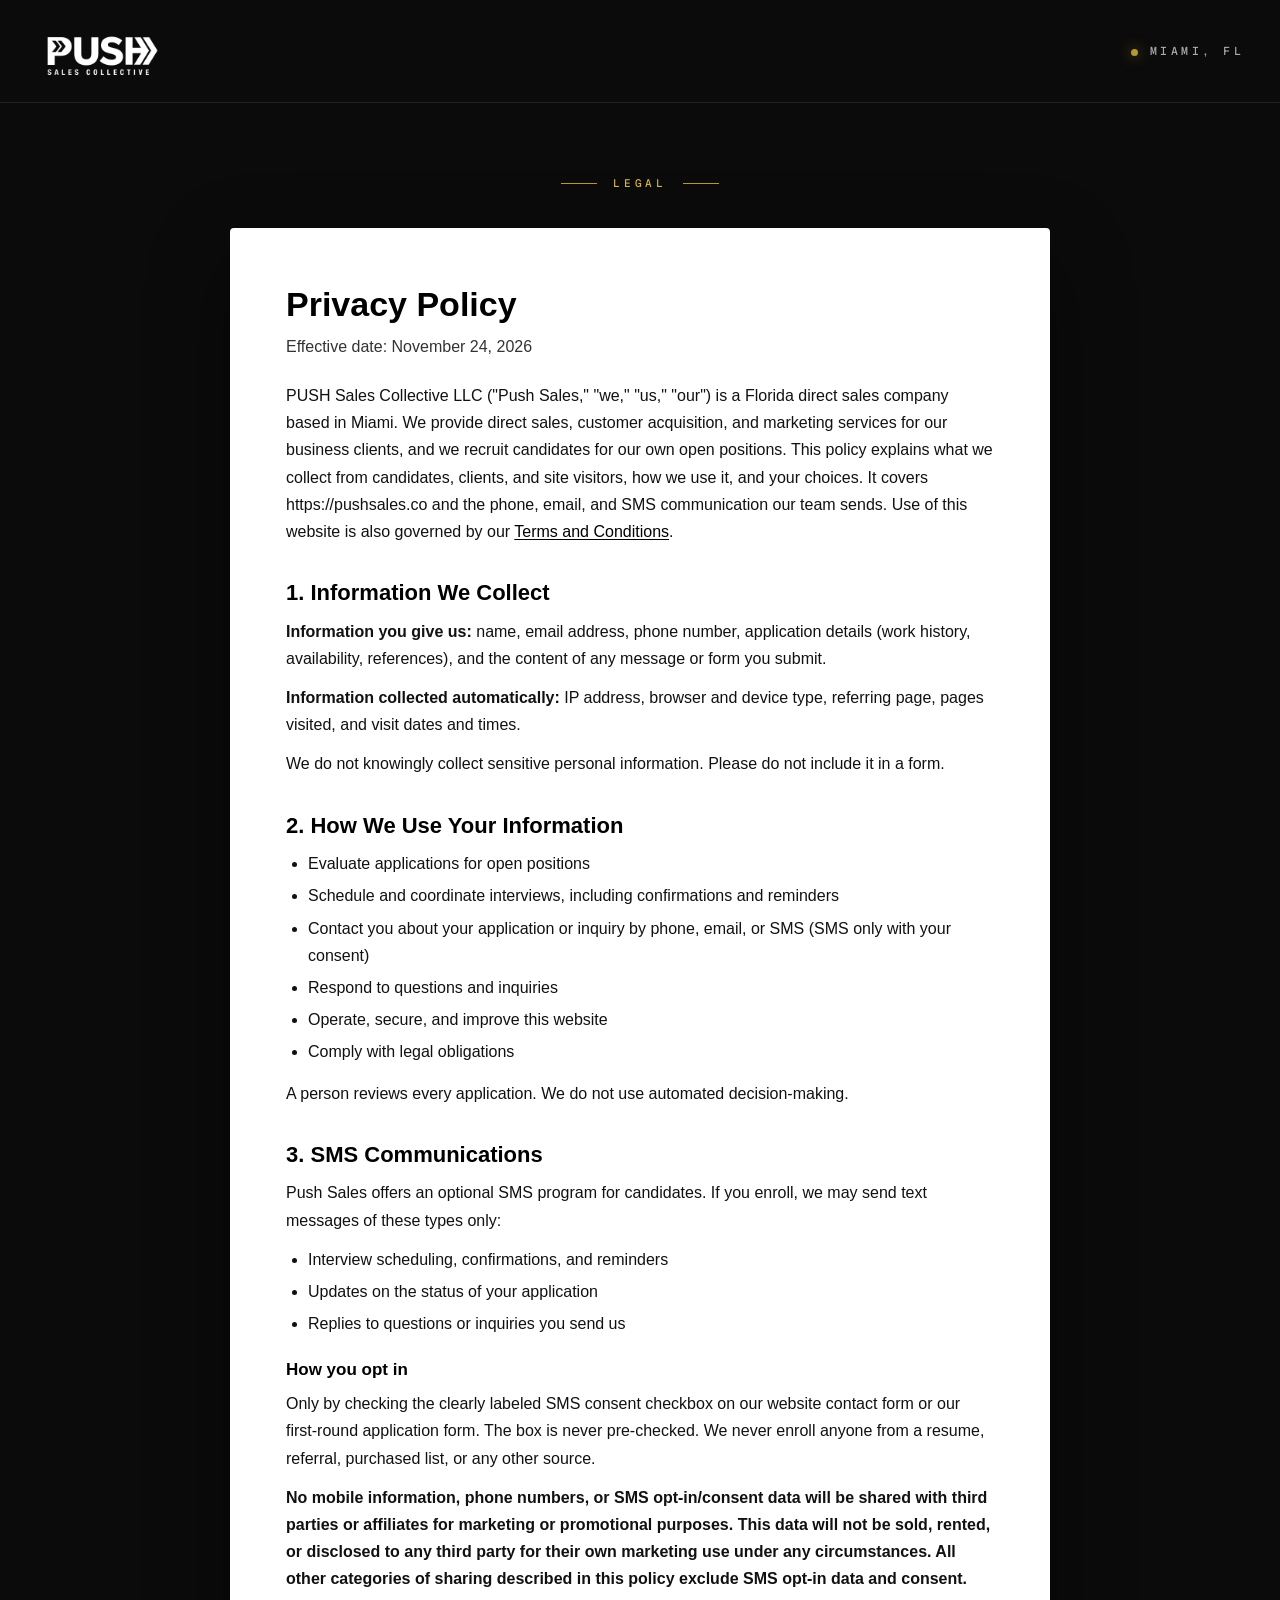
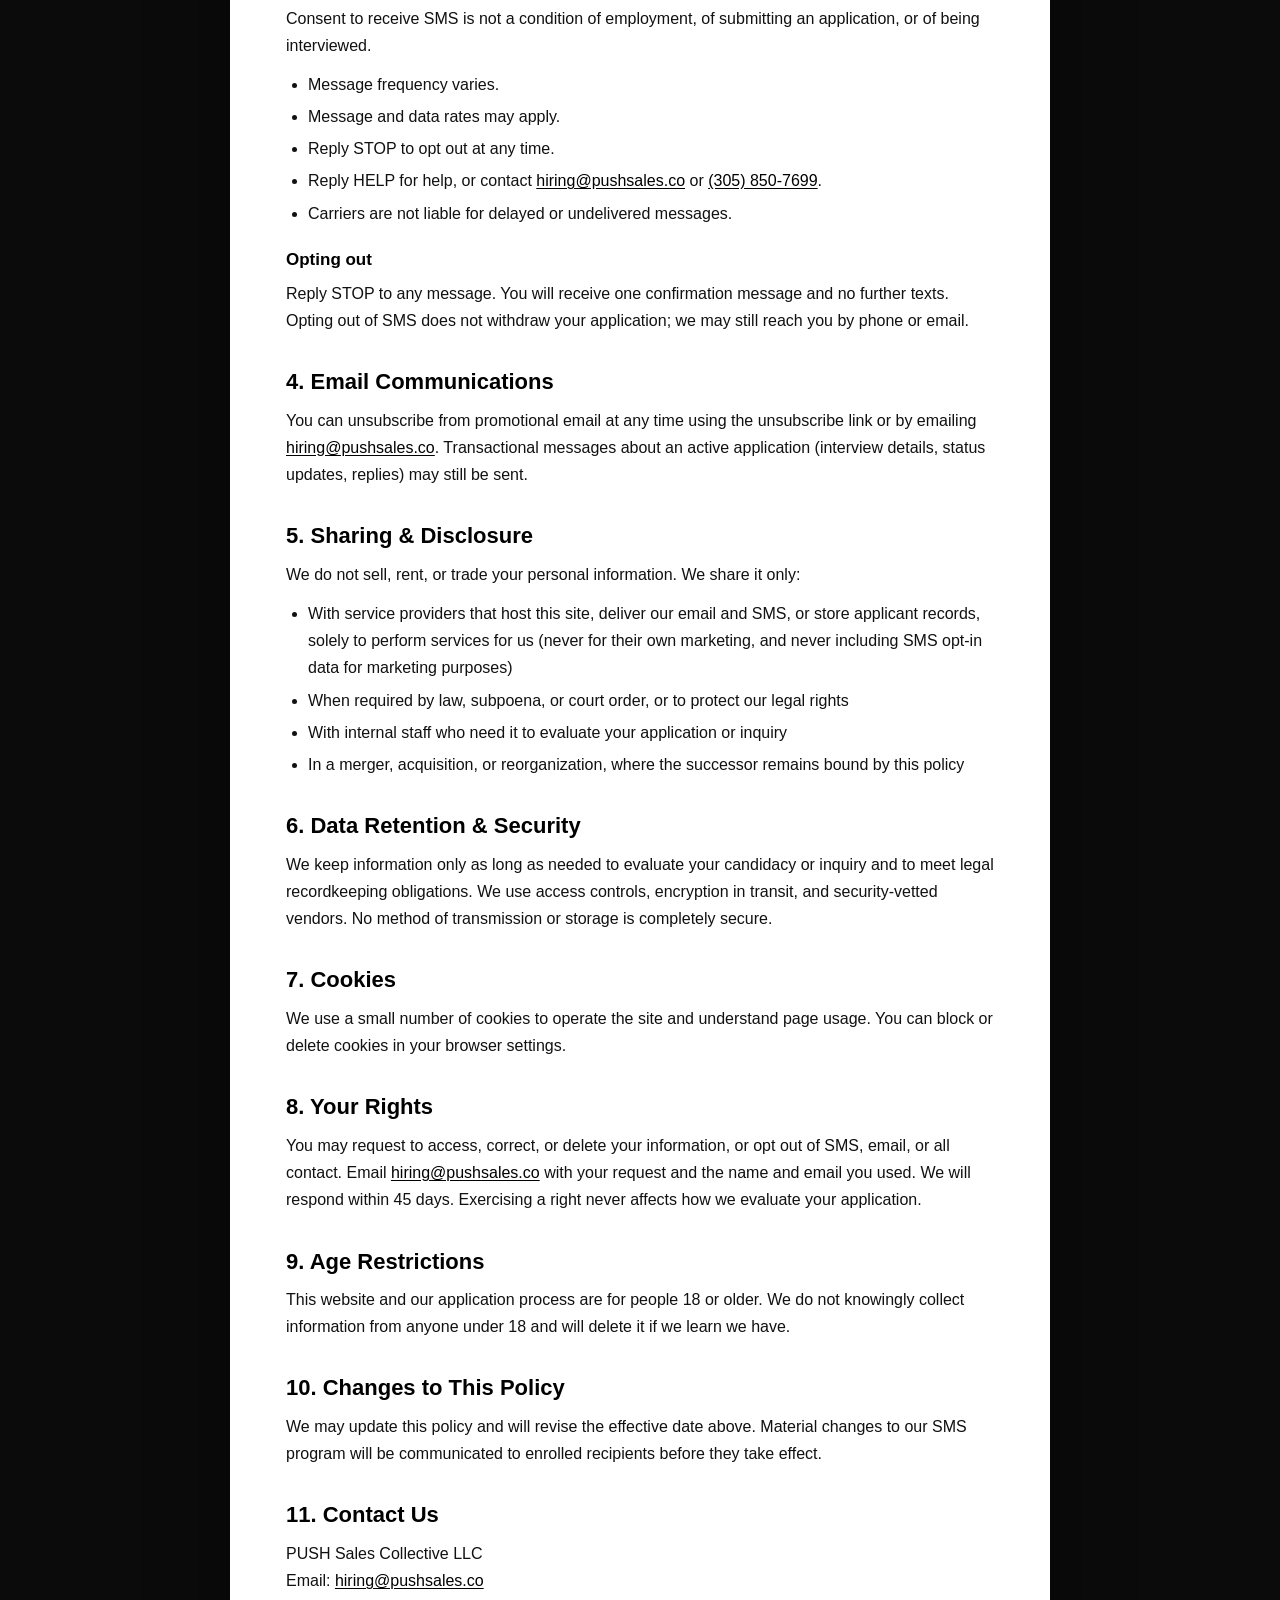
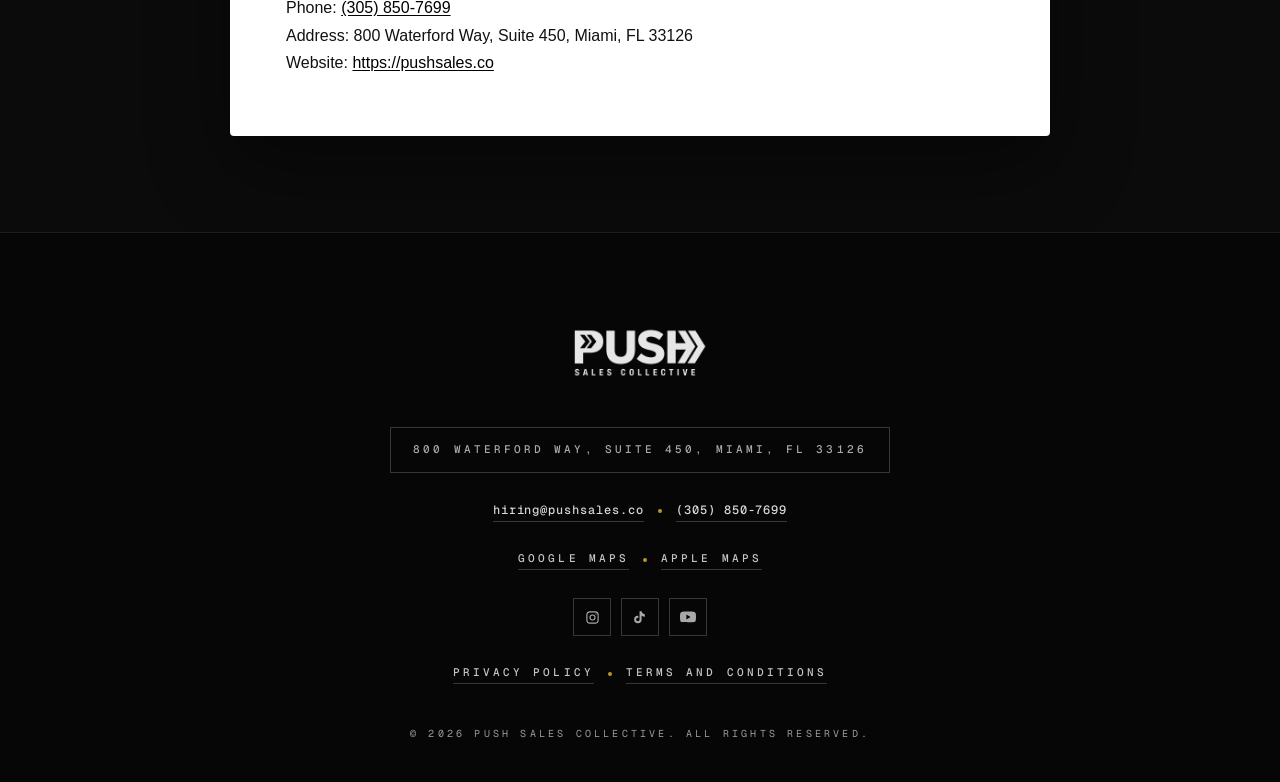
<file: privacy.html>
<!DOCTYPE html>
<html lang="en">
<head>
<meta charset="UTF-8" />
<meta name="viewport" content="width=device-width, initial-scale=1.0" />
<title>Privacy Policy · PUSH Sales Collective</title>
<meta name="description" content="Privacy Policy for PUSH Sales Collective LLC, including our SMS program." />
<link rel="canonical" href="https://pushsales.co/privacy">
<link rel="icon" type="image/png" href="/Assets/push-logo-square.png">
<link rel="apple-touch-icon" href="/Assets/push-logo-square.png">
<meta property="og:type" content="website">
<meta property="og:url" content="https://pushsales.co/privacy">
<meta property="og:title" content="Privacy Policy · PUSH Sales Collective">
<meta property="og:description" content="Privacy Policy for PUSH Sales Collective LLC, including our SMS program.">
<meta property="og:image" content="https://pushsales.co/Assets/og-image.jpg?v=2">
<meta name="twitter:card" content="summary_large_image">
<meta name="twitter:image" content="https://pushsales.co/Assets/og-image.jpg?v=2">

<link rel="preconnect" href="https://fonts.googleapis.com">
<link rel="preconnect" href="https://fonts.gstatic.com" crossorigin>
<link href="https://fonts.googleapis.com/css2?family=Geist:wght@300;400;500;600;700&family=Geist+Mono:wght@400;500&display=swap" rel="stylesheet">
<link rel="stylesheet" href="/Assets/pages.css">
</head>
<body>

<nav class="nav">
  <a class="nav-logo" href="/" aria-label="PUSH Sales Collective home">
    <img src="/Assets/push-logo.png" alt="PUSH Sales Collective" />
  </a>
  <div class="nav-right">
    <span class="loc">Miami, FL</span>
  </div>
</nav>

<main>
<section class="page-head">
  <div class="wrap"><span class="eyebrow">Legal</span></div>
</section>
<div class="wrap">
<article class="sheet legal">
<h1>Privacy Policy</h1>
<p class="effective">Effective date: November 24, 2026</p>

<p>PUSH Sales Collective LLC ("Push Sales," "we," "us," "our") is a Florida direct sales company based in Miami. We provide direct sales, customer acquisition, and marketing services for our business clients, and we recruit candidates for our own open positions. This policy explains what we collect from candidates, clients, and site visitors, how we use it, and your choices. It covers https://pushsales.co and the phone, email, and SMS communication our team sends. Use of this website is also governed by our <a href="/terms">Terms and Conditions</a>.</p>

<h2>1. Information We Collect</h2>
<p><strong>Information you give us:</strong> name, email address, phone number, application details (work history, availability, references), and the content of any message or form you submit.</p>
<p><strong>Information collected automatically:</strong> IP address, browser and device type, referring page, pages visited, and visit dates and times.</p>
<p>We do not knowingly collect sensitive personal information. Please do not include it in a form.</p>

<h2>2. How We Use Your Information</h2>
<ul>
  <li>Evaluate applications for open positions</li>
  <li>Schedule and coordinate interviews, including confirmations and reminders</li>
  <li>Contact you about your application or inquiry by phone, email, or SMS (SMS only with your consent)</li>
  <li>Respond to questions and inquiries</li>
  <li>Operate, secure, and improve this website</li>
  <li>Comply with legal obligations</li>
</ul>
<p>A person reviews every application. We do not use automated decision-making.</p>

<h2>3. SMS Communications</h2>
<p>Push Sales offers an optional SMS program for candidates. If you enroll, we may send text messages of these types only:</p>
<ul>
  <li>Interview scheduling, confirmations, and reminders</li>
  <li>Updates on the status of your application</li>
  <li>Replies to questions or inquiries you send us</li>
</ul>
<h3>How you opt in</h3>
<p>Only by checking the clearly labeled SMS consent checkbox on our website contact form or our first-round application form. The box is never pre-checked. We never enroll anyone from a resume, referral, purchased list, or any other source.</p>
<p><strong>No mobile information, phone numbers, or SMS opt-in/consent data will be shared with third parties or affiliates for marketing or promotional purposes. This data will not be sold, rented, or disclosed to any third party for their own marketing use under any circumstances. All other categories of sharing described in this policy exclude SMS opt-in data and consent.</strong></p>
<p>Consent to receive SMS is not a condition of employment, of submitting an application, or of being interviewed.</p>
<ul>
  <li>Message frequency varies.</li>
  <li>Message and data rates may apply.</li>
  <li>Reply STOP to opt out at any time.</li>
  <li>Reply HELP for help, or contact <a href="mailto:hiring@pushsales.co">hiring@pushsales.co</a> or <a href="tel:+13058507699">(305) 850-7699</a>.</li>
  <li>Carriers are not liable for delayed or undelivered messages.</li>
</ul>
<h3>Opting out</h3>
<p>Reply STOP to any message. You will receive one confirmation message and no further texts. Opting out of SMS does not withdraw your application; we may still reach you by phone or email.</p>

<h2>4. Email Communications</h2>
<p>You can unsubscribe from promotional email at any time using the unsubscribe link or by emailing <a href="mailto:hiring@pushsales.co">hiring@pushsales.co</a>. Transactional messages about an active application (interview details, status updates, replies) may still be sent.</p>

<h2>5. Sharing &amp; Disclosure</h2>
<p>We do not sell, rent, or trade your personal information. We share it only:</p>
<ul>
  <li>With service providers that host this site, deliver our email and SMS, or store applicant records, solely to perform services for us (never for their own marketing, and never including SMS opt-in data for marketing purposes)</li>
  <li>When required by law, subpoena, or court order, or to protect our legal rights</li>
  <li>With internal staff who need it to evaluate your application or inquiry</li>
  <li>In a merger, acquisition, or reorganization, where the successor remains bound by this policy</li>
</ul>

<h2>6. Data Retention &amp; Security</h2>
<p>We keep information only as long as needed to evaluate your candidacy or inquiry and to meet legal recordkeeping obligations. We use access controls, encryption in transit, and security-vetted vendors. No method of transmission or storage is completely secure.</p>

<h2>7. Cookies</h2>
<p>We use a small number of cookies to operate the site and understand page usage. You can block or delete cookies in your browser settings.</p>

<h2>8. Your Rights</h2>
<p>You may request to access, correct, or delete your information, or opt out of SMS, email, or all contact. Email <a href="mailto:hiring@pushsales.co">hiring@pushsales.co</a> with your request and the name and email you used. We will respond within 45 days. Exercising a right never affects how we evaluate your application.</p>

<h2>9. Age Restrictions</h2>
<p>This website and our application process are for people 18 or older. We do not knowingly collect information from anyone under 18 and will delete it if we learn we have.</p>

<h2>10. Changes to This Policy</h2>
<p>We may update this policy and will revise the effective date above. Material changes to our SMS program will be communicated to enrolled recipients before they take effect.</p>

<h2>11. Contact Us</h2>
<address>
PUSH Sales Collective LLC<br>
Email: <a href="mailto:hiring@pushsales.co">hiring@pushsales.co</a><br>
Phone: <a href="tel:+13058507699">(305) 850-7699</a><br>
Address: 800 Waterford Way, Suite 450, Miami, FL 33126<br>
Website: <a href="https://pushsales.co">https://pushsales.co</a>
</address>
</article>
</div>
</main>

<!-- FOOTER -->
<footer>
  <div class="wrap">
    <div class="foot-inner">
      <div class="foot-logo"><img src="/Assets/push-logo.png" alt="PUSH Sales Collective"></div>
      <div class="foot-addr">800 Waterford Way, Suite 450, Miami, FL 33126</div>
      <div class="foot-contact">
        <a href="mailto:hiring@pushsales.co">hiring@pushsales.co</a>
        <span class="dot"></span>
        <a href="tel:+13058507699">(305) 850-7699</a>
      </div>
      <div class="foot-maps">
        <a href="https://www.google.com/maps/search/?api=1&amp;query=800+Waterford+Way+Suite+450+Miami+FL+33126" target="_blank" rel="noopener noreferrer">Google Maps</a>
        <span class="dot"></span>
        <a href="https://maps.apple.com/?q=800+Waterford+Way+Suite+450+Miami+FL+33126" target="_blank" rel="noopener noreferrer">Apple Maps</a>
      </div>
      <div class="foot-socials">
        <a class="li" href="https://www.instagram.com/pushsales.co?igsh=czB2aHIweTdzdzB1" target="_blank" rel="noopener noreferrer" aria-label="Instagram">
          <svg width="15" height="15" viewBox="0 0 24 24" fill="none" stroke="currentColor" stroke-width="1.8" stroke-linecap="round" stroke-linejoin="round" aria-hidden="true"><rect x="3" y="3" width="18" height="18" rx="5"/><circle cx="12" cy="12" r="4"/><circle cx="17.5" cy="6.5" r="1" fill="currentColor" stroke="none"/></svg>
        </a>
        <a class="li" href="https://www.tiktok.com/@pushsales.co?_r=1&amp;_t=ZT-94wEiRCb4BS" target="_blank" rel="noopener noreferrer" aria-label="TikTok">
          <svg width="15" height="15" viewBox="0 0 24 24" fill="currentColor" aria-hidden="true"><path d="M19.6 6.8a5.9 5.9 0 0 1-3.6-1.2 5.9 5.9 0 0 1-2.2-3.6h-3.3v13.2c0 1.5-1.2 2.7-2.7 2.7s-2.7-1.2-2.7-2.7 1.2-2.7 2.7-2.7c.28 0 .55.04.81.12v-3.37a6.1 6.1 0 0 0-.81-.05 5.95 5.95 0 0 0-5.95 5.95 5.95 5.95 0 0 0 5.95 5.95 5.95 5.95 0 0 0 5.95-5.95V9.35a9.2 9.2 0 0 0 5.2 1.62V7.61a5.85 5.85 0 0 1-.39-.81z"/></svg>
        </a>
        <a class="li" href="https://youtube.com/@pushsales?si=kpCu4DCiw5pKvGDu" target="_blank" rel="noopener noreferrer" aria-label="YouTube">
          <svg width="16" height="16" viewBox="0 0 24 24" fill="currentColor" aria-hidden="true"><path d="M23.5 6.5a3 3 0 0 0-2.1-2.12C19.5 3.87 12 3.87 12 3.87s-7.5 0-9.4.51A3 3 0 0 0 .5 6.5C0 8.4 0 12 0 12s0 3.6.5 5.5a3 3 0 0 0 2.1 2.12c1.9.51 9.4.51 9.4.51s7.5 0 9.4-.51a3 3 0 0 0 2.1-2.12C24 15.6 24 12 24 12s0-3.6-.5-5.5zM9.6 15.6V8.4l6.24 3.6-6.24 3.6z"/></svg>
        </a>
      </div>
      <div class="foot-legal">
        <a href="/privacy">Privacy Policy</a>
        <span class="dot"></span>
        <a href="/terms">Terms and Conditions</a>
      </div>
      <div class="copy">© 2026 PUSH Sales Collective. All Rights Reserved.</div>
    </div>
  </div>
</footer>

</body>
</html>
</file>
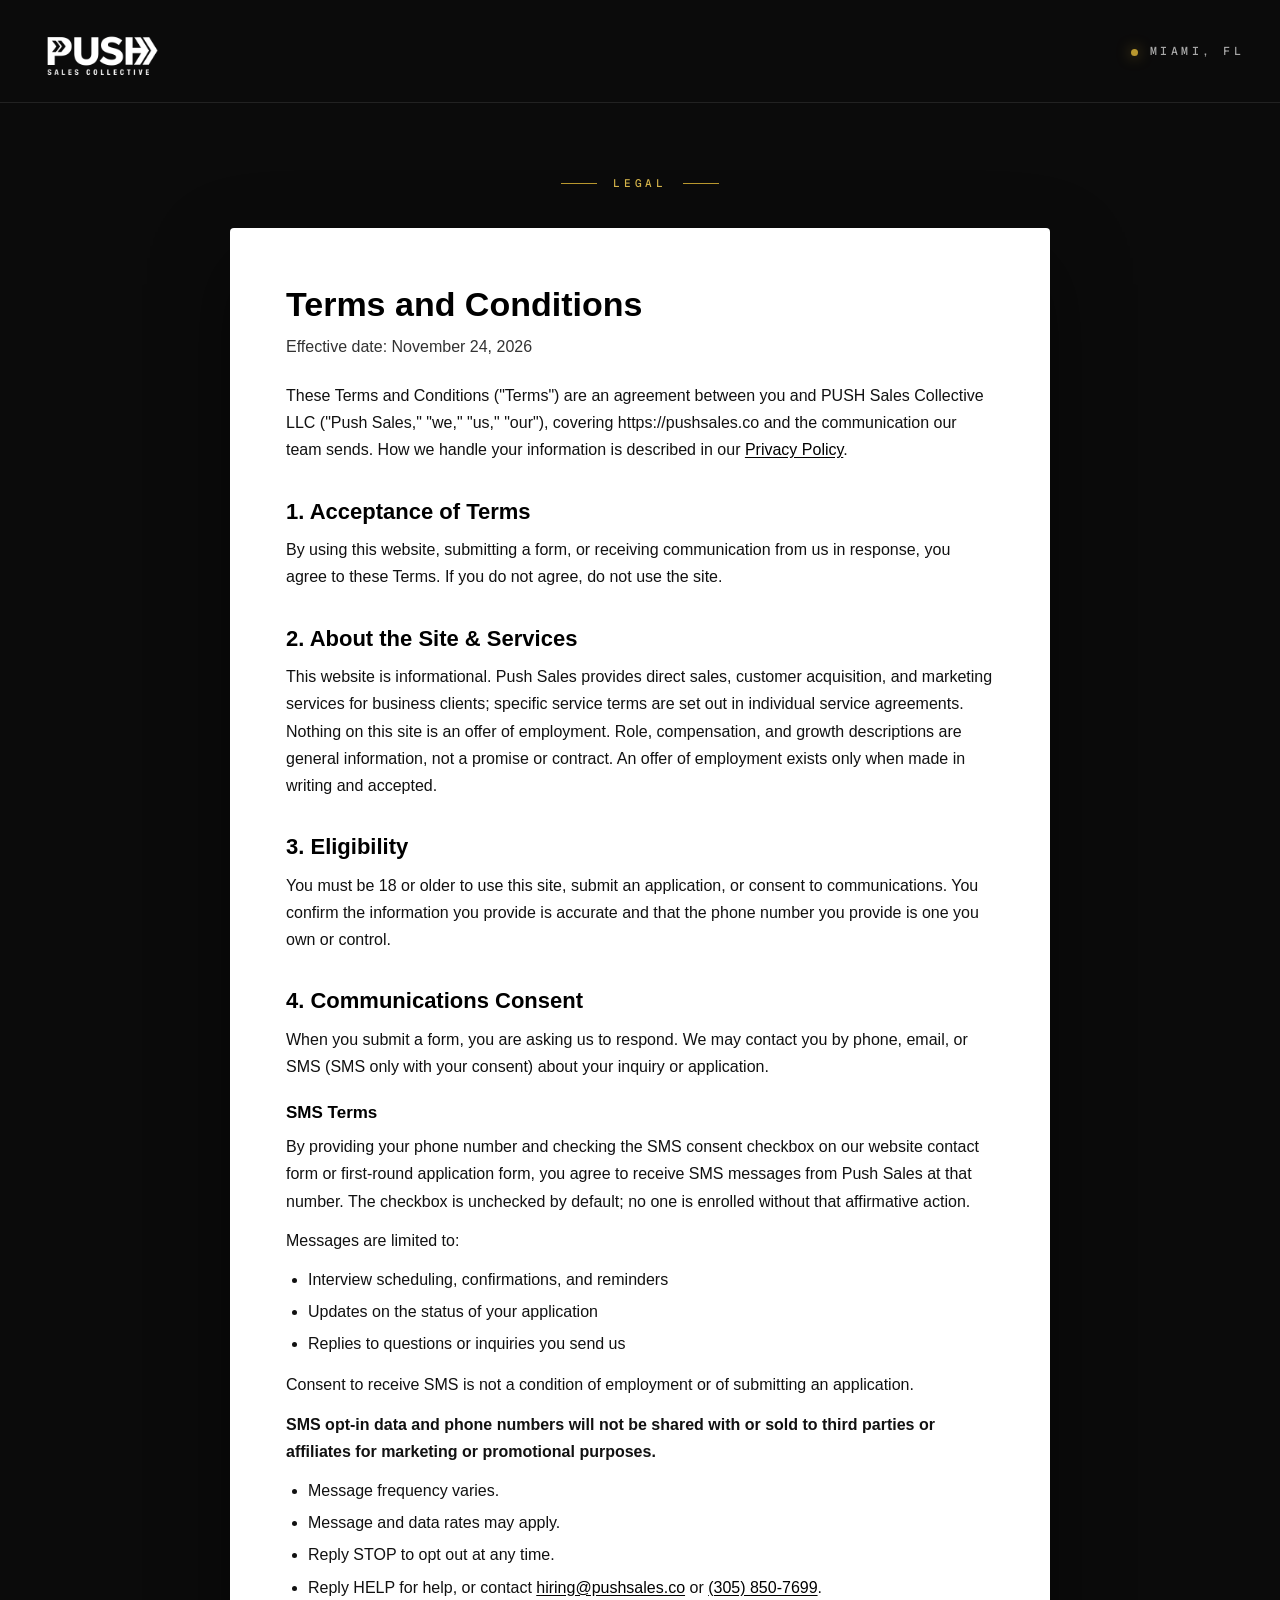
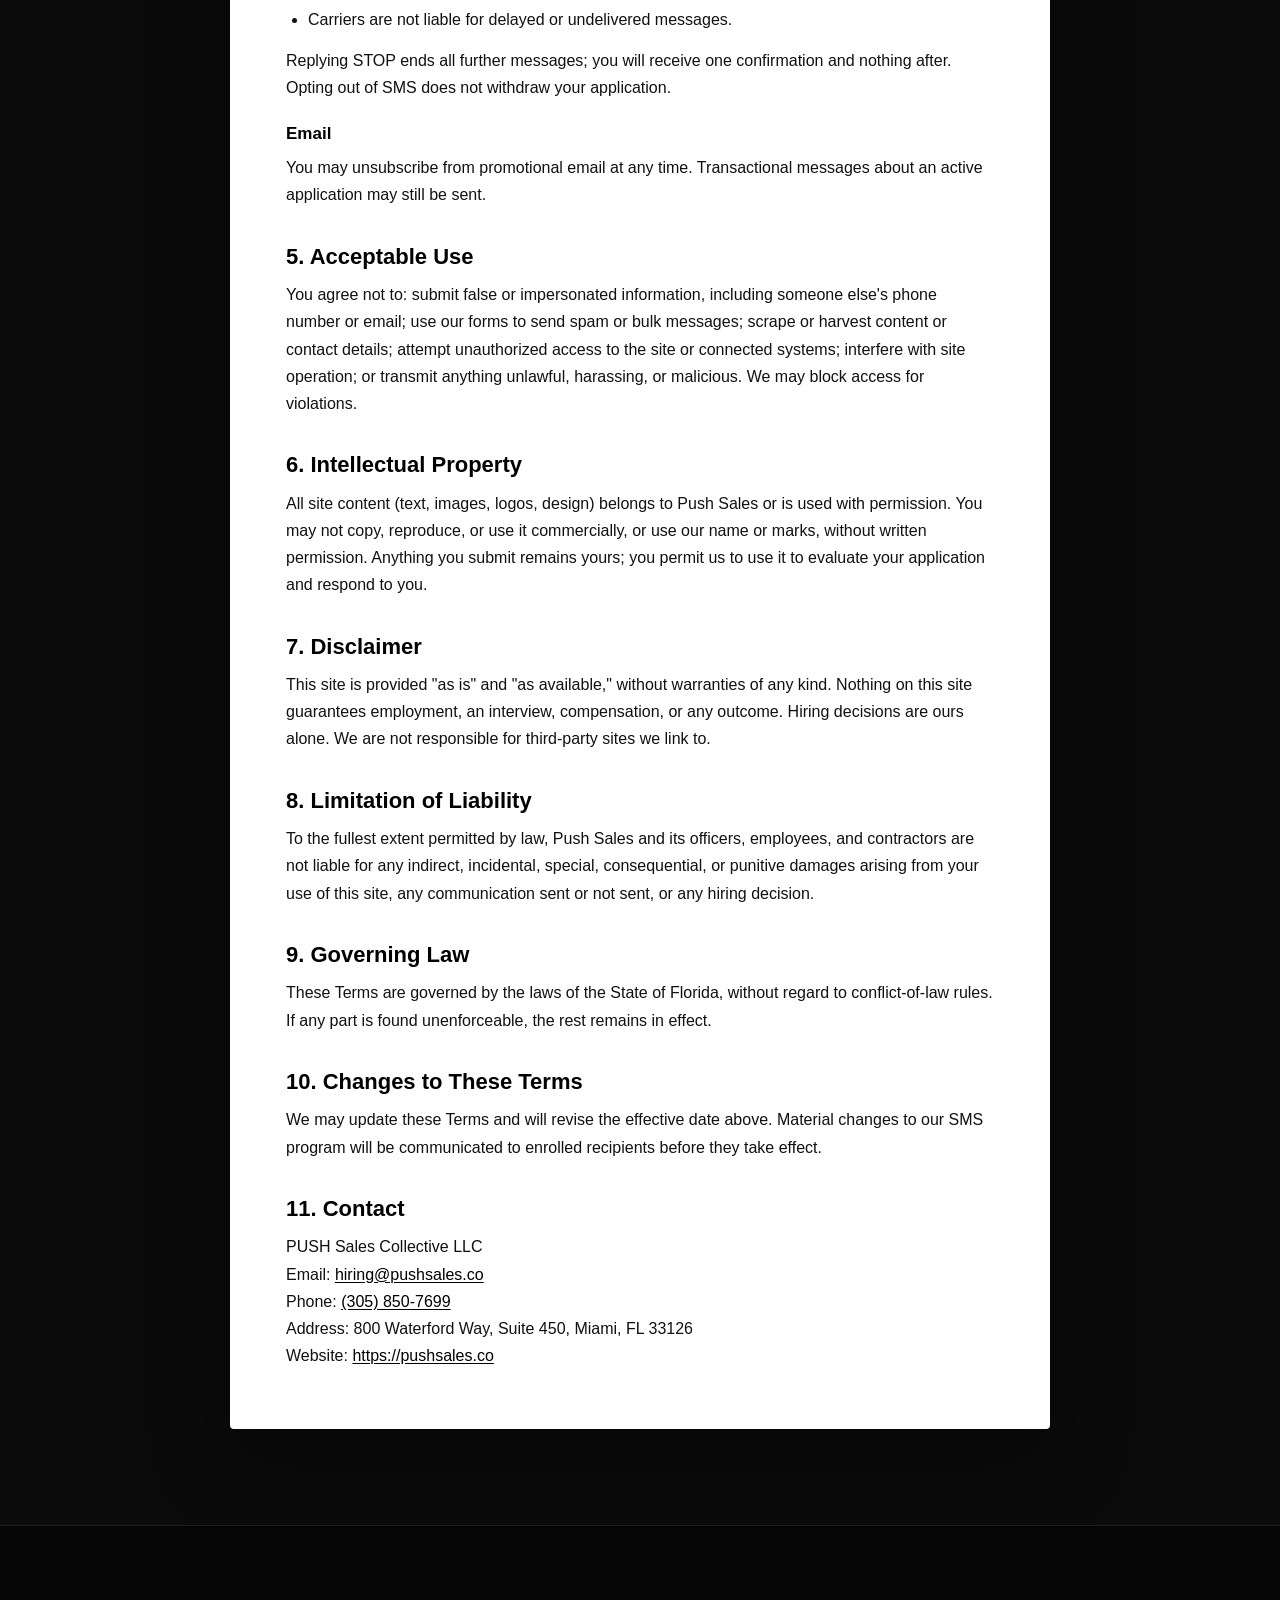
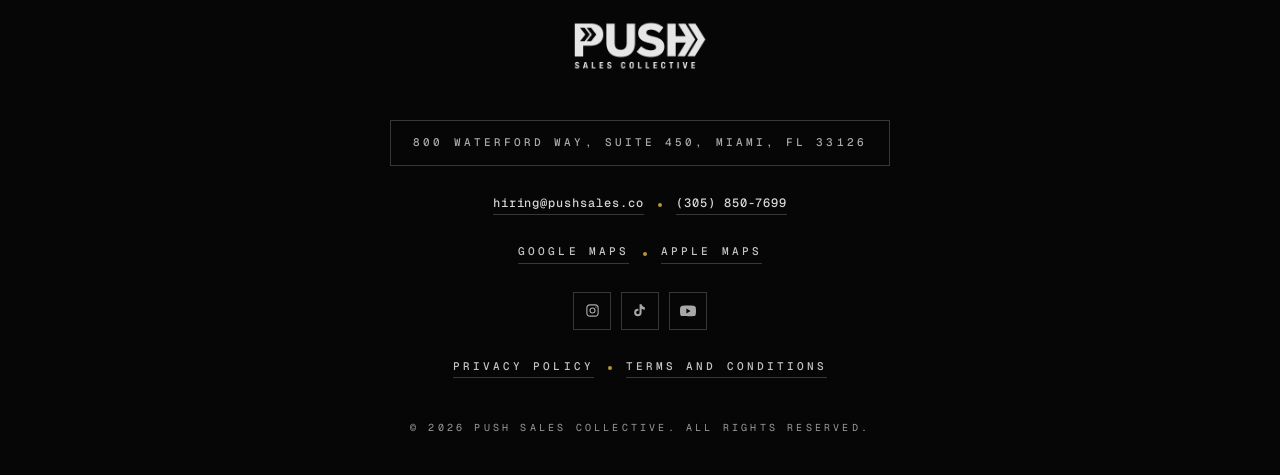
<file: terms.html>
<!DOCTYPE html>
<html lang="en">
<head>
<meta charset="UTF-8" />
<meta name="viewport" content="width=device-width, initial-scale=1.0" />
<title>Terms and Conditions · PUSH Sales Collective</title>
<meta name="description" content="Terms and Conditions for PUSH Sales Collective LLC, including SMS terms." />
<link rel="canonical" href="https://pushsales.co/terms">
<link rel="icon" type="image/png" href="/Assets/push-logo-square.png">
<link rel="apple-touch-icon" href="/Assets/push-logo-square.png">
<meta property="og:type" content="website">
<meta property="og:url" content="https://pushsales.co/terms">
<meta property="og:title" content="Terms and Conditions · PUSH Sales Collective">
<meta property="og:description" content="Terms and Conditions for PUSH Sales Collective LLC, including SMS terms.">
<meta property="og:image" content="https://pushsales.co/Assets/og-image.jpg?v=2">
<meta name="twitter:card" content="summary_large_image">
<meta name="twitter:image" content="https://pushsales.co/Assets/og-image.jpg?v=2">

<link rel="preconnect" href="https://fonts.googleapis.com">
<link rel="preconnect" href="https://fonts.gstatic.com" crossorigin>
<link href="https://fonts.googleapis.com/css2?family=Geist:wght@300;400;500;600;700&family=Geist+Mono:wght@400;500&display=swap" rel="stylesheet">
<link rel="stylesheet" href="/Assets/pages.css">
</head>
<body>

<nav class="nav">
  <a class="nav-logo" href="/" aria-label="PUSH Sales Collective home">
    <img src="/Assets/push-logo.png" alt="PUSH Sales Collective" />
  </a>
  <div class="nav-right">
    <span class="loc">Miami, FL</span>
  </div>
</nav>

<main>
<section class="page-head">
  <div class="wrap"><span class="eyebrow">Legal</span></div>
</section>
<div class="wrap">
<article class="sheet legal">
<h1>Terms and Conditions</h1>
<p class="effective">Effective date: November 24, 2026</p>

<p>These Terms and Conditions ("Terms") are an agreement between you and PUSH Sales Collective LLC ("Push Sales," "we," "us," "our"), covering https://pushsales.co and the communication our team sends. How we handle your information is described in our <a href="/privacy">Privacy Policy</a>.</p>

<h2>1. Acceptance of Terms</h2>
<p>By using this website, submitting a form, or receiving communication from us in response, you agree to these Terms. If you do not agree, do not use the site.</p>

<h2>2. About the Site &amp; Services</h2>
<p>This website is informational. Push Sales provides direct sales, customer acquisition, and marketing services for business clients; specific service terms are set out in individual service agreements. Nothing on this site is an offer of employment. Role, compensation, and growth descriptions are general information, not a promise or contract. An offer of employment exists only when made in writing and accepted.</p>

<h2>3. Eligibility</h2>
<p>You must be 18 or older to use this site, submit an application, or consent to communications. You confirm the information you provide is accurate and that the phone number you provide is one you own or control.</p>

<h2>4. Communications Consent</h2>
<p>When you submit a form, you are asking us to respond. We may contact you by phone, email, or SMS (SMS only with your consent) about your inquiry or application.</p>
<h3>SMS Terms</h3>
<p>By providing your phone number and checking the SMS consent checkbox on our website contact form or first-round application form, you agree to receive SMS messages from Push Sales at that number. The checkbox is unchecked by default; no one is enrolled without that affirmative action.</p>
<p>Messages are limited to:</p>
<ul>
  <li>Interview scheduling, confirmations, and reminders</li>
  <li>Updates on the status of your application</li>
  <li>Replies to questions or inquiries you send us</li>
</ul>
<p>Consent to receive SMS is not a condition of employment or of submitting an application.</p>
<p><strong>SMS opt-in data and phone numbers will not be shared with or sold to third parties or affiliates for marketing or promotional purposes.</strong></p>
<ul>
  <li>Message frequency varies.</li>
  <li>Message and data rates may apply.</li>
  <li>Reply STOP to opt out at any time.</li>
  <li>Reply HELP for help, or contact <a href="mailto:hiring@pushsales.co">hiring@pushsales.co</a> or <a href="tel:+13058507699">(305) 850-7699</a>.</li>
  <li>Carriers are not liable for delayed or undelivered messages.</li>
</ul>
<p>Replying STOP ends all further messages; you will receive one confirmation and nothing after. Opting out of SMS does not withdraw your application.</p>
<h3>Email</h3>
<p>You may unsubscribe from promotional email at any time. Transactional messages about an active application may still be sent.</p>

<h2>5. Acceptable Use</h2>
<p>You agree not to: submit false or impersonated information, including someone else's phone number or email; use our forms to send spam or bulk messages; scrape or harvest content or contact details; attempt unauthorized access to the site or connected systems; interfere with site operation; or transmit anything unlawful, harassing, or malicious. We may block access for violations.</p>

<h2>6. Intellectual Property</h2>
<p>All site content (text, images, logos, design) belongs to Push Sales or is used with permission. You may not copy, reproduce, or use it commercially, or use our name or marks, without written permission. Anything you submit remains yours; you permit us to use it to evaluate your application and respond to you.</p>

<h2>7. Disclaimer</h2>
<p>This site is provided "as is" and "as available," without warranties of any kind. Nothing on this site guarantees employment, an interview, compensation, or any outcome. Hiring decisions are ours alone. We are not responsible for third-party sites we link to.</p>

<h2>8. Limitation of Liability</h2>
<p>To the fullest extent permitted by law, Push Sales and its officers, employees, and contractors are not liable for any indirect, incidental, special, consequential, or punitive damages arising from your use of this site, any communication sent or not sent, or any hiring decision.</p>

<h2>9. Governing Law</h2>
<p>These Terms are governed by the laws of the State of Florida, without regard to conflict-of-law rules. If any part is found unenforceable, the rest remains in effect.</p>

<h2>10. Changes to These Terms</h2>
<p>We may update these Terms and will revise the effective date above. Material changes to our SMS program will be communicated to enrolled recipients before they take effect.</p>

<h2>11. Contact</h2>
<address>
PUSH Sales Collective LLC<br>
Email: <a href="mailto:hiring@pushsales.co">hiring@pushsales.co</a><br>
Phone: <a href="tel:+13058507699">(305) 850-7699</a><br>
Address: 800 Waterford Way, Suite 450, Miami, FL 33126<br>
Website: <a href="https://pushsales.co">https://pushsales.co</a>
</address>
</article>
</div>
</main>

<!-- FOOTER -->
<footer>
  <div class="wrap">
    <div class="foot-inner">
      <div class="foot-logo"><img src="/Assets/push-logo.png" alt="PUSH Sales Collective"></div>
      <div class="foot-addr">800 Waterford Way, Suite 450, Miami, FL 33126</div>
      <div class="foot-contact">
        <a href="mailto:hiring@pushsales.co">hiring@pushsales.co</a>
        <span class="dot"></span>
        <a href="tel:+13058507699">(305) 850-7699</a>
      </div>
      <div class="foot-maps">
        <a href="https://www.google.com/maps/search/?api=1&amp;query=800+Waterford+Way+Suite+450+Miami+FL+33126" target="_blank" rel="noopener noreferrer">Google Maps</a>
        <span class="dot"></span>
        <a href="https://maps.apple.com/?q=800+Waterford+Way+Suite+450+Miami+FL+33126" target="_blank" rel="noopener noreferrer">Apple Maps</a>
      </div>
      <div class="foot-socials">
        <a class="li" href="https://www.instagram.com/pushsales.co?igsh=czB2aHIweTdzdzB1" target="_blank" rel="noopener noreferrer" aria-label="Instagram">
          <svg width="15" height="15" viewBox="0 0 24 24" fill="none" stroke="currentColor" stroke-width="1.8" stroke-linecap="round" stroke-linejoin="round" aria-hidden="true"><rect x="3" y="3" width="18" height="18" rx="5"/><circle cx="12" cy="12" r="4"/><circle cx="17.5" cy="6.5" r="1" fill="currentColor" stroke="none"/></svg>
        </a>
        <a class="li" href="https://www.tiktok.com/@pushsales.co?_r=1&amp;_t=ZT-94wEiRCb4BS" target="_blank" rel="noopener noreferrer" aria-label="TikTok">
          <svg width="15" height="15" viewBox="0 0 24 24" fill="currentColor" aria-hidden="true"><path d="M19.6 6.8a5.9 5.9 0 0 1-3.6-1.2 5.9 5.9 0 0 1-2.2-3.6h-3.3v13.2c0 1.5-1.2 2.7-2.7 2.7s-2.7-1.2-2.7-2.7 1.2-2.7 2.7-2.7c.28 0 .55.04.81.12v-3.37a6.1 6.1 0 0 0-.81-.05 5.95 5.95 0 0 0-5.95 5.95 5.95 5.95 0 0 0 5.95 5.95 5.95 5.95 0 0 0 5.95-5.95V9.35a9.2 9.2 0 0 0 5.2 1.62V7.61a5.85 5.85 0 0 1-.39-.81z"/></svg>
        </a>
        <a class="li" href="https://youtube.com/@pushsales?si=kpCu4DCiw5pKvGDu" target="_blank" rel="noopener noreferrer" aria-label="YouTube">
          <svg width="16" height="16" viewBox="0 0 24 24" fill="currentColor" aria-hidden="true"><path d="M23.5 6.5a3 3 0 0 0-2.1-2.12C19.5 3.87 12 3.87 12 3.87s-7.5 0-9.4.51A3 3 0 0 0 .5 6.5C0 8.4 0 12 0 12s0 3.6.5 5.5a3 3 0 0 0 2.1 2.12c1.9.51 9.4.51 9.4.51s7.5 0 9.4-.51a3 3 0 0 0 2.1-2.12C24 15.6 24 12 24 12s0-3.6-.5-5.5zM9.6 15.6V8.4l6.24 3.6-6.24 3.6z"/></svg>
        </a>
      </div>
      <div class="foot-legal">
        <a href="/privacy">Privacy Policy</a>
        <span class="dot"></span>
        <a href="/terms">Terms and Conditions</a>
      </div>
      <div class="copy">© 2026 PUSH Sales Collective. All Rights Reserved.</div>
    </div>
  </div>
</footer>

</body>
</html>
</file>
<file: Assets/pages.css>
/* Shared styles for /contact, /privacy, /terms — mirrors index.html tokens, nav and footer */
:root{
  --ink:#0b0b0b;
  --line:rgba(229,229,229,.10);
  --line-2:rgba(229,229,229,.22);
  --plat:#ededed;
  --plat-2:#a8a8a8;
  --off:#f5f5f5;
  --gold:#b8972e;
  --gold-soft:#d4b34a;
  --gold-dark:#7a6318;
  --sans: "Geist", -apple-system, BlinkMacSystemFont, "Helvetica Neue", Arial, sans-serif;
  --mono: "Geist Mono", ui-monospace, monospace;
  --ease: cubic-bezier(.2,.8,.2,1);
}
*{box-sizing:border-box;margin:0;padding:0;}
html{-webkit-text-size-adjust:100%;}
body{
  background:var(--ink);
  color:var(--plat);
  font-family:var(--sans);
  line-height:1.55;
  letter-spacing:-.01em;
  overflow-x:hidden;
  -webkit-font-smoothing:antialiased;
  -moz-osx-font-smoothing:grayscale;
}
::selection{background:var(--gold);color:#000;}
a{color:inherit;text-decoration:none;}
button,input,select,textarea{font:inherit;color:inherit;}
.wrap{max-width:1160px; margin:0 auto; padding:0 36px;}
@media (max-width:720px){.wrap{padding:0 22px;}}

/* NAV (static variant of homepage nav) */
.nav{
  display:flex; align-items:center; justify-content:space-between;
  padding:14px 36px;
  background:rgba(11,11,11,.92);
  border-bottom:1px solid var(--line);
}
.nav-logo{display:flex; align-items:center;}
.nav-logo img{height:74px; width:auto; filter:invert(1) brightness(1.1) contrast(1.05);}
.nav-right{
  font-family:var(--mono); font-weight:500; font-size:11.5px;
  letter-spacing:.3em; text-transform:uppercase; color:var(--plat-2);
}
.nav-right .loc::before{
  content:""; width:7px;height:7px;border-radius:50%;background:var(--gold);
  display:inline-block; margin-right:12px; vertical-align:middle;
  box-shadow:0 0 14px rgba(184,151,46,.7);
}
@media (max-width:720px){
  .nav{padding:12px 22px;}
  .nav-logo img{height:60px;}
  .nav-right{font-size:10px; letter-spacing:.22em;}
}

/* PAGE HEAD */
.page-head{padding:64px 0 36px; text-align:center;}
.eyebrow{
  font-family:var(--mono); font-size:11px; font-weight:500;
  letter-spacing:.36em; text-transform:uppercase; color:var(--gold-soft);
  display:inline-flex; align-items:center; gap:16px;
}
.eyebrow::before,.eyebrow::after{content:""; width:36px; height:1px; background:var(--gold);}
.page-head h1{
  margin-top:20px;
  font-weight:500; font-size:clamp(36px,5vw,60px); line-height:1.04;
  letter-spacing:-.045em; color:var(--off);
}
.page-head h1 .accent{color:var(--gold-soft); font-weight:400;}
.page-head p{margin:18px auto 0; max-width:560px; color:var(--plat-2); font-size:17px; line-height:1.65;}

/* LIGHT CARD (form + legal body) */
.sheet{
  background:#ffffff; color:#111111;
  border-radius:4px;
  box-shadow:0 30px 80px rgba(0,0,0,.45);
  margin:0 auto 96px;
  text-transform:none; letter-spacing:normal;
}
@media (max-width:720px){.sheet{margin-bottom:64px;}}

/* CONTACT FORM */
.form-sheet{max-width:720px; padding:44px 44px 36px;}
@media (max-width:720px){.form-sheet{padding:28px 20px 26px;}}
.grid{display:grid; grid-template-columns:1fr 1fr; gap:20px;}
@media (max-width:600px){.grid{grid-template-columns:1fr;}}
.field{display:flex; flex-direction:column; gap:7px; margin-bottom:20px;}
.grid .field{margin-bottom:0;}
.grid{margin-bottom:20px;}
.field label{font-size:14px; font-weight:600; color:#111;}
.field label .req{color:#a1271b; margin-left:2px;}
.field label .opt{font-weight:400; color:#555;}
.input{
  width:100%;
  background:#fff; color:#111;
  border:1.5px solid #8a8a8a; border-radius:3px;
  padding:12px 14px; font-size:16px; line-height:1.4;
  transition:border-color .2s ease, box-shadow .2s ease;
}
.input::placeholder{color:#767676;}
.input:focus{outline:none; border-color:var(--gold-dark); box-shadow:0 0 0 3px rgba(184,151,46,.3);}
.input[aria-invalid="true"]{border-color:#a1271b;}
select.input{
  appearance:none; -webkit-appearance:none;
  background-image:url("data:image/svg+xml;utf8,<svg xmlns='http://www.w3.org/2000/svg' width='12' height='8' viewBox='0 0 12 8'><path d='M1 1l5 5 5-5' fill='none' stroke='%23111' stroke-width='1.6'/></svg>");
  background-repeat:no-repeat; background-position:right 14px center; padding-right:40px;
}
textarea.input{min-height:130px; resize:vertical;}
.err{font-size:13px; color:#a1271b; min-height:0;}
.err:empty{display:none;}

.consent{
  margin:8px 0 26px; padding:20px 20px 18px;
  border:1px solid #d4d4d4; border-radius:3px; background:#fafafa;
}
.consent h2{font-size:15px; font-weight:700; color:#111; margin-bottom:12px; letter-spacing:normal;}
.consent-row{display:flex; align-items:flex-start; gap:12px; cursor:pointer;}
.consent-row input[type="checkbox"]{
  flex:0 0 auto;
  width:20px; height:20px; min-width:18px; min-height:18px;
  margin-top:2px;
  accent-color:#111;
  border:2px solid #333;
  cursor:pointer;
}
.consent-row span{font-size:14px; line-height:1.6; color:#222;}

.submit{
  display:block; width:100%;
  background:linear-gradient(135deg, var(--gold-soft) 0%, var(--gold) 100%);
  color:#0a0a0a;
  border:1px solid var(--gold);
  border-radius:3px;
  padding:16px 24px;
  font-family:var(--mono); font-size:13px; font-weight:600;
  letter-spacing:.24em; text-transform:uppercase;
  cursor:pointer;
  box-shadow:0 10px 28px rgba(184,151,46,.3);
  transition:transform .3s var(--ease), box-shadow .3s var(--ease), background .3s ease;
}
.submit:hover{transform:translateY(-2px); box-shadow:0 16px 36px rgba(184,151,46,.42);}
.submit:focus-visible{outline:3px solid #111; outline-offset:3px;}
.form-legal{margin-top:16px; text-align:center; font-size:14px; color:#111;}
.form-legal a{color:#111; text-decoration:underline; text-underline-offset:3px;}
.form-legal a:hover{color:var(--gold-dark);}
.submit:disabled{opacity:.6; cursor:wait; transform:none;}
.form-error{margin-top:12px; text-align:center; font-size:14px; font-weight:600; color:#a1271b;}
.form-error:empty{display:none;}
.hp{position:absolute !important; left:-10000px; width:1px; height:1px; overflow:hidden;}
.form-success{
  display:none;
  text-align:center; padding:40px 10px;
  font-size:20px; font-weight:600; color:#111;
}
.form-success.show{display:block;}

/* LEGAL PAGES */
.legal{
  max-width:820px; padding:56px 56px 60px;
  font-family:-apple-system, BlinkMacSystemFont, "Helvetica Neue", Arial, sans-serif;
  font-size:16px; line-height:1.7; color:#111;
  text-transform:none; letter-spacing:normal;
}
@media (max-width:720px){.legal{padding:30px 20px 36px; font-size:15.5px;}}
.legal *{text-transform:none; letter-spacing:normal;}
.legal h1{font-size:34px; line-height:1.2; font-weight:700; color:#000; margin-bottom:8px;}
.legal h2{font-size:22px; line-height:1.3; font-weight:700; color:#000; margin:34px 0 10px;}
.legal h3{font-size:17px; line-height:1.35; font-weight:700; color:#000; margin:22px 0 8px;}
.legal p{margin:0 0 12px;}
.legal ul{margin:0 0 14px 22px;}
.legal li{margin-bottom:5px;}
.legal a{color:#000; text-decoration:underline; text-underline-offset:2px;}
.legal .effective{color:#333; margin-bottom:22px;}
.legal address{font-style:normal;}

/* FOOTER (same as homepage) */
footer{border-top:1px solid var(--line); background:#060606; padding:70px 0 40px;}
.foot-inner{display:flex; flex-direction:column; align-items:center; gap:28px; text-align:center;}
.foot-logo img{height:88px; width:auto; filter:invert(1) brightness(1.1); opacity:.9;}
@media (max-width:720px){.foot-logo img{height:72px;}}
.foot-addr{
  border:1px solid var(--line-2); padding:12px 22px;
  font-family:var(--mono); font-size:11px; font-weight:500;
  letter-spacing:.28em; text-transform:uppercase; color:var(--plat-2);
  text-align:center; line-height:1.8;
}
.foot-contact{
  display:flex; align-items:center; justify-content:center; flex-wrap:wrap; gap:10px 14px;
  font-family:var(--mono); font-size:12px; font-weight:500; letter-spacing:.08em; color:#d6d6d6;
}
.foot-contact a{color:#d6d6d6; border-bottom:1px solid var(--line-2); padding-bottom:2px; transition:color .25s ease, border-color .25s ease;}
.foot-contact a:hover{color:var(--gold-soft); border-bottom-color:var(--gold);}
.foot-contact .dot,.foot-legal .dot{width:4px; height:4px; border-radius:50%; background:var(--gold);}
.foot-maps,.foot-legal{
  display:flex; align-items:center; justify-content:center; flex-wrap:wrap; gap:10px 14px;
  font-family:var(--mono); font-size:11px; font-weight:500;
  letter-spacing:.28em; text-transform:uppercase; color:var(--plat-2);
}
.foot-maps a,.foot-legal a{color:#c4c4c4; border-bottom:1px solid var(--line-2); padding-bottom:2px; transition:color .25s ease, border-color .25s ease;}
.foot-maps a:hover,.foot-legal a:hover{color:var(--gold-soft); border-bottom-color:var(--gold);}
.foot-maps .dot{width:4px; height:4px; border-radius:50%; background:var(--gold);}
.foot-socials{display:flex; gap:10px;}
.li{
  display:inline-flex; align-items:center; justify-content:center;
  width:38px; height:38px; border:1px solid var(--line-2);
  transition:border-color .25s ease, color .25s ease, background .25s ease; color:var(--plat-2);
}
.li:hover{border-color:var(--gold); color:var(--gold-soft); background:rgba(184,151,46,.08);}
.copy{
  margin-top:14px; font-family:var(--mono); font-size:10px; font-weight:400;
  letter-spacing:.32em; text-transform:uppercase; color:#9a9a9a;
}
@media (max-width:720px){
  .foot-addr{letter-spacing:.18em; padding:12px 16px;}
  .foot-legal{letter-spacing:.18em;}
}
</file>
